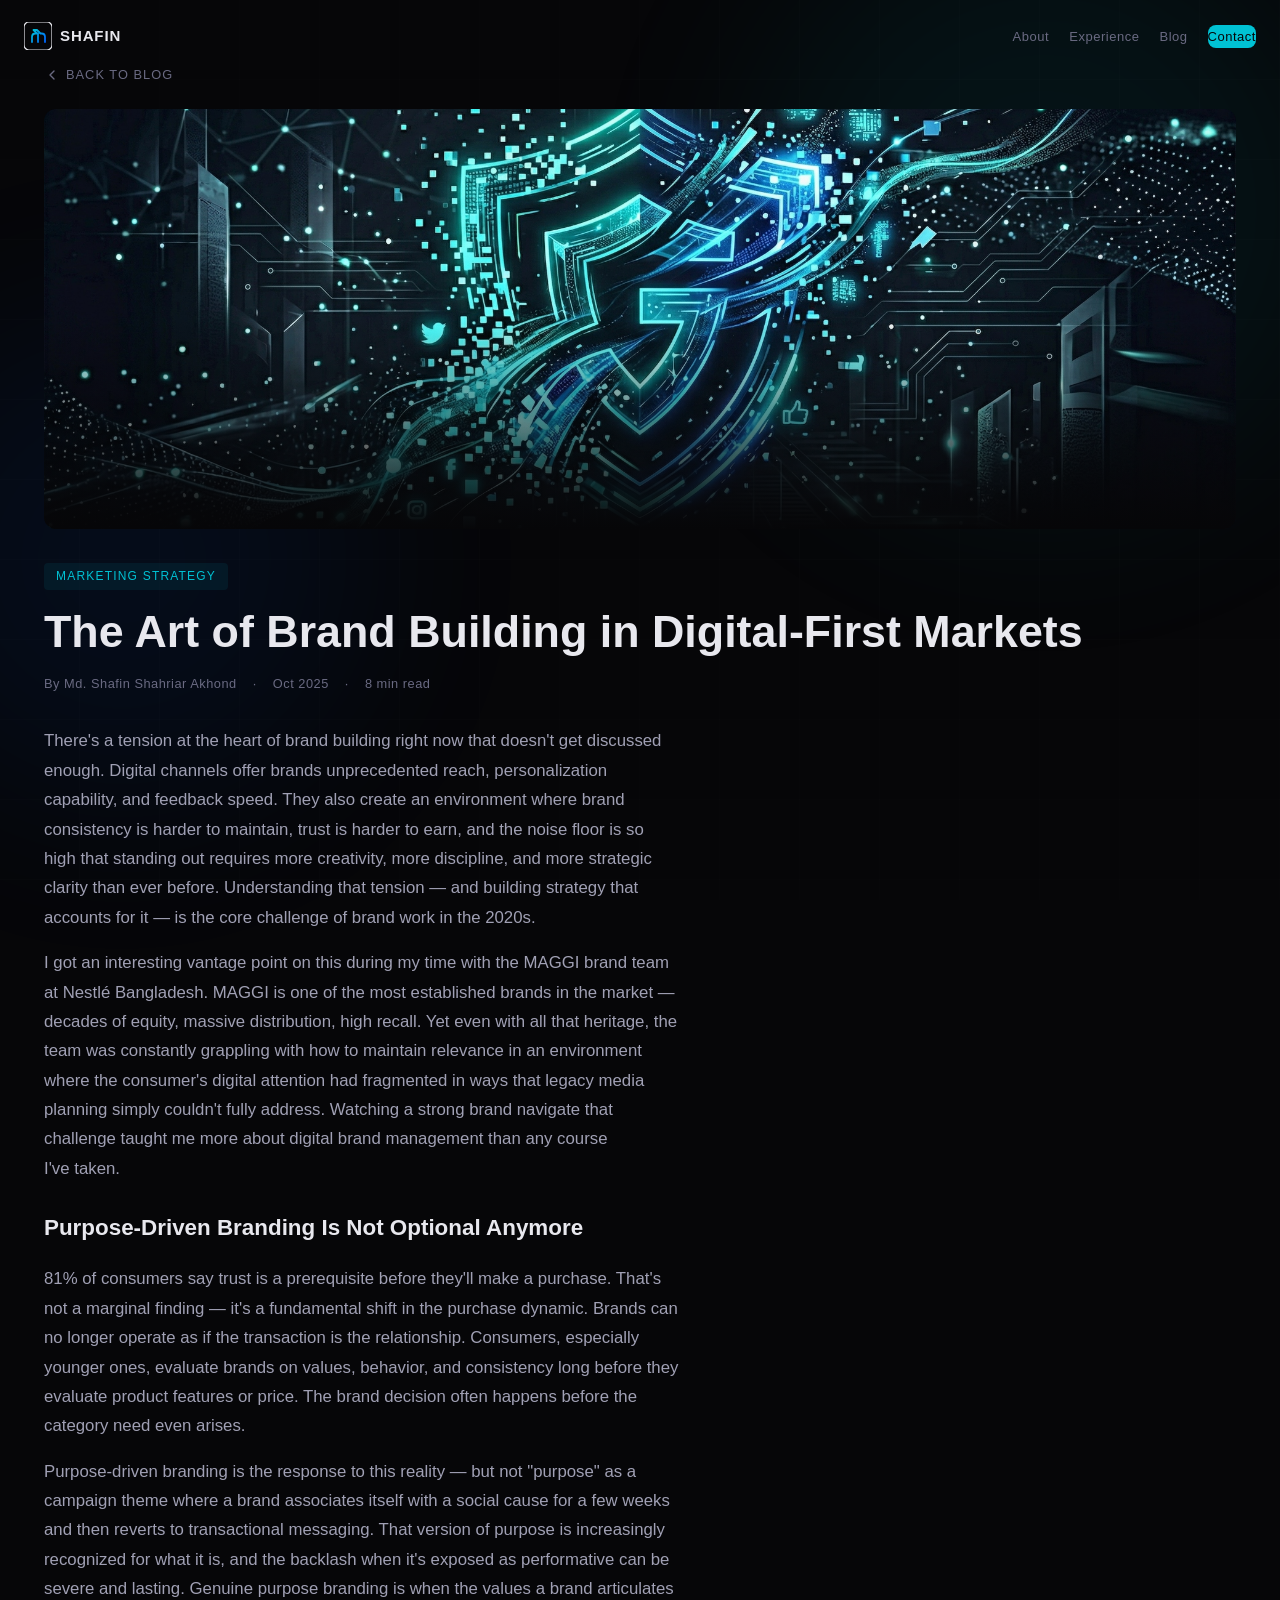
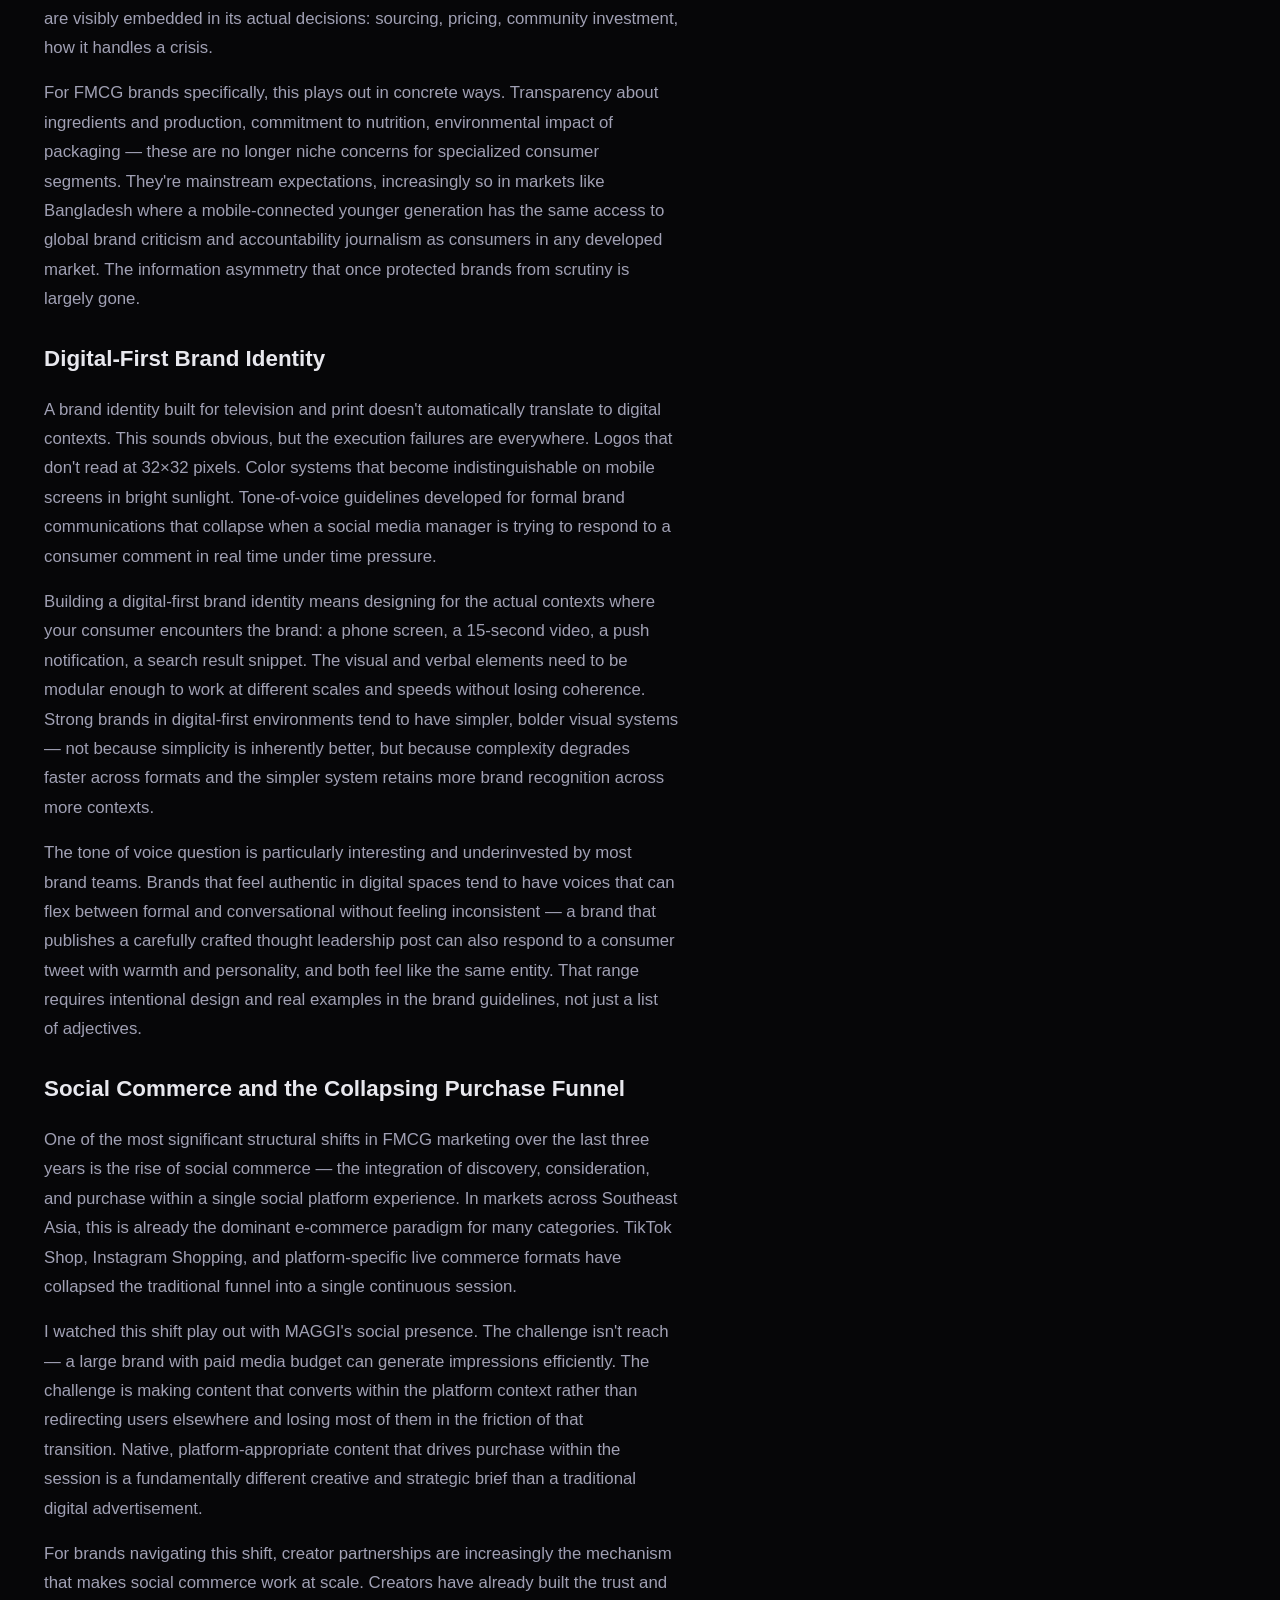
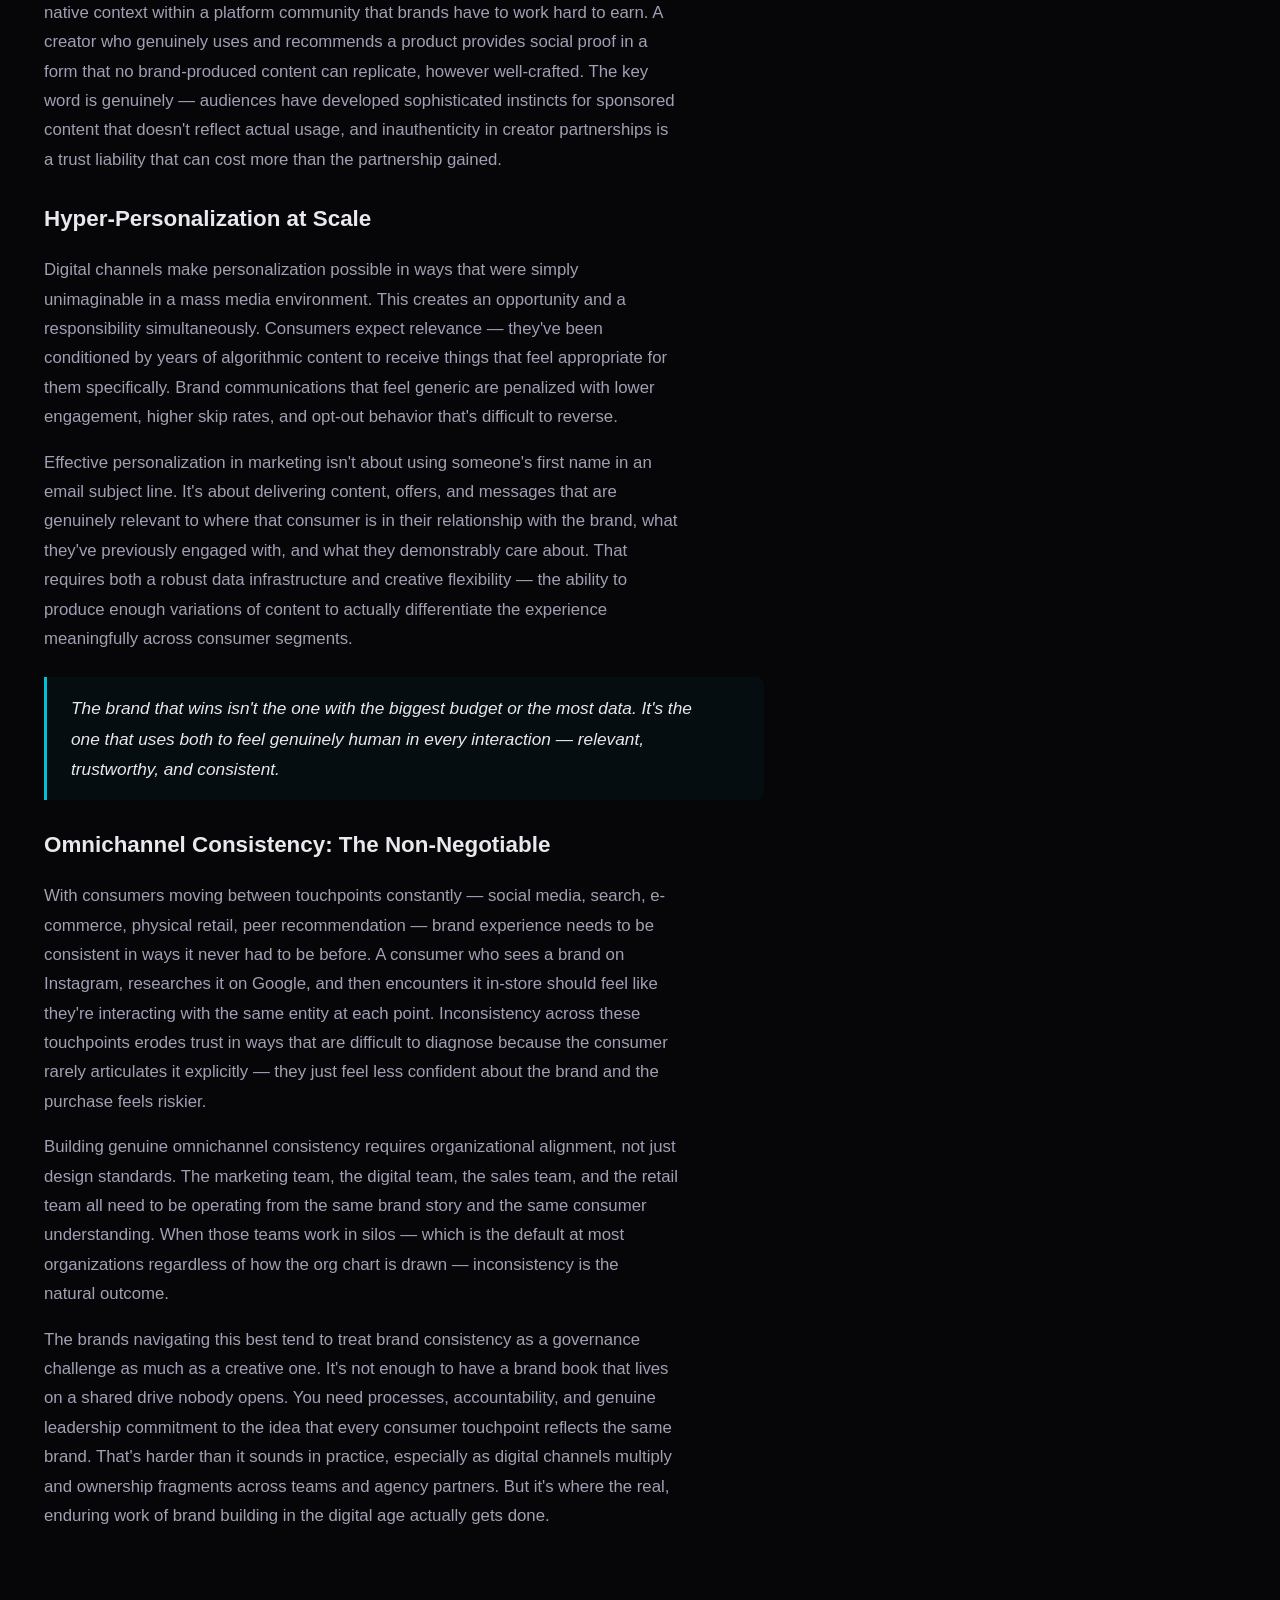
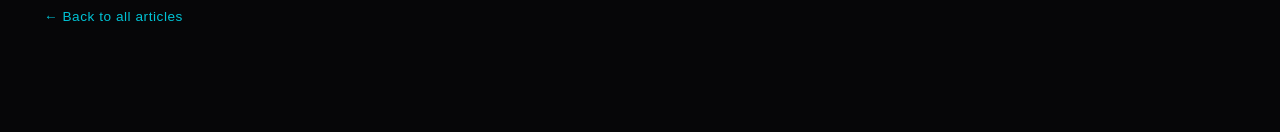
<file: articles/brand-building-digital.html>
<!DOCTYPE html>
<html lang="en">
<head>
  <meta charset="UTF-8">
  <meta name="viewport" content="width=device-width, initial-scale=1.0">
  <title>The Art of Brand Building in Digital-First Markets — Shafin Shahriar Akhond</title>
  <meta name="description" content="Brand equity used to be built over decades through mass media and retail presence. Digital has compressed that timeline and complicated it simultaneously. Brands can rise faster than ever — and collapse just as fast.">
  <link href="https://api.fontshare.com/v2/css?f[]=cabinet-grotesk@400,500,700,800&f[]=satoshi@300,400,500,600,700&display=swap" rel="stylesheet">
  <link rel="preconnect" href="https://fonts.googleapis.com"><link rel="preconnect" href="https://fonts.gstatic.com" crossorigin>
  <link href="https://fonts.googleapis.com/css2?family=JetBrains+Mono:wght@400;500;600;700&display=swap" rel="stylesheet">
  <link rel="stylesheet" href="../base.css">
  <link rel="stylesheet" href="../style.css">
  <style>
    .article-page { min-height: 100vh; padding-top: var(--s16); }
    .article-hero { position: relative; width: 100%; max-height: 420px; overflow: hidden; border-radius: 12px; margin-bottom: var(--s8); }
    .article-hero img { width: 100%; height: 420px; object-fit: cover; display: block; }
    .article-hero::after { content: ''; position: absolute; bottom: 0; left: 0; right: 0; height: 50%; background: linear-gradient(to top, var(--bg), transparent); }
    .article-back { display: inline-flex; align-items: center; gap: 6px; color: var(--tx3); font-family: var(--mono); font-size: .8rem; text-transform: uppercase; letter-spacing: .08em; text-decoration: none; margin-bottom: var(--s6); transition: color .2s; }
    .article-back:hover { color: var(--ac); }
    .article-back svg { width: 16px; height: 16px; }
    .article-cat { display: inline-block; font-family: var(--mono); font-size: .75rem; text-transform: uppercase; letter-spacing: .1em; color: var(--ac); background: rgba(0,194,212,.08); padding: 4px 12px; border-radius: 4px; margin-bottom: var(--s4); }
    .article-title { font-family: var(--display); font-size: clamp(1.8rem, 4vw, 2.8rem); font-weight: 800; line-height: 1.15; color: var(--tx1); margin-bottom: var(--s4); }
    .article-meta { display: flex; gap: var(--s4); font-family: var(--mono); font-size: .8rem; color: var(--tx3); letter-spacing: .04em; margin-bottom: var(--s8); flex-wrap: wrap; }
    .article-meta span { display: flex; align-items: center; gap: 4px; }
    .article-body { max-width: 720px; }
    .article-body p { font-family: var(--body); font-size: 1.05rem; line-height: 1.75; color: var(--tx2); margin-bottom: var(--s4); }
    .article-body h2 { font-family: var(--display); font-size: 1.4rem; font-weight: 700; color: var(--tx1); margin-top: var(--s8); margin-bottom: var(--s4); padding-bottom: var(--s2); border-bottom: 1px solid var(--bd); }
    .article-body h3 { font-family: var(--display); font-size: 1.15rem; font-weight: 600; color: var(--tx1); margin-top: var(--s6); margin-bottom: var(--s3); }
    .article-body blockquote { border-left: 3px solid var(--ac); margin: var(--s6) 0; padding: var(--s4) var(--s6); background: rgba(0,194,212,.04); border-radius: 0 8px 8px 0; }
    .article-body blockquote p { color: var(--tx1); font-style: italic; font-size: 1.08rem; margin-bottom: 0; }
    .article-body ul { margin: var(--s3) 0 var(--s4) var(--s4); list-style: none; }
    .article-body ul li { position: relative; padding-left: 20px; font-family: var(--body); font-size: 1.02rem; line-height: 1.7; color: var(--tx2); margin-bottom: var(--s2); }
    .article-body ul li::before { content: ''; position: absolute; left: 0; top: 10px; width: 8px; height: 8px; border: 1.5px solid var(--ac); border-radius: 2px; }
    .article-footer { margin-top: var(--s12); padding-top: var(--s6); border-top: 1px solid var(--bd); }
    .article-footer a { color: var(--ac); text-decoration: none; font-family: var(--mono); font-size: .85rem; letter-spacing: .04em; }
    .article-footer a:hover { text-decoration: underline; }
    @media (max-width: 768px) {
      .article-page { padding-top: var(--s12); }
      .article-hero { max-height: 240px; }
      .article-hero img { height: 240px; }
      .article-body p { font-size: 1rem; }
    }
  </style>
</head>
<body>
<div class="ambient" aria-hidden="true">
  <div class="ambient__orb ambient__orb--1"></div>
  <div class="ambient__orb ambient__orb--2"></div>
  <div class="ambient__grid"></div>
</div>

<nav class="nav" role="navigation" aria-label="Main navigation">
  <div class="nav__inner">
    <a href="../index.html#hero" class="nav__logo" aria-label="Home">
      <svg width="28" height="28" viewBox="0 0 28 28" fill="none"><rect width="28" height="28" rx="5" stroke="currentColor" stroke-width="1.2"/><path d="M8 20v-5c0-2 1.5-3.5 3.5-3.5H13l-3.5-3.5H13l3.5 3.5h1c2 0 3.5 1.5 3.5 3.5v5" stroke="url(#lg)" stroke-width="1.8" stroke-linecap="round" stroke-linejoin="round"/><path d="M14 11.5V20" stroke="url(#lg)" stroke-width="1.8" stroke-linecap="round"/><defs><linearGradient id="lg" x1="8" y1="8" x2="21" y2="20" gradientUnits="userSpaceOnUse"><stop stop-color="#00c2d4"/><stop offset="1" stop-color="#0066ff"/></linearGradient></defs></svg>
      <span>Shafin</span>
    </a>
    <ul class="nav__links" role="list">
      <li><a href="../index.html#about">About</a></li>
      <li><a href="../index.html#experience">Experience</a></li>
      <li><a href="../index.html#blog">Blog</a></li>
      <li><a href="../index.html#contact" class="nav__cta">Contact</a></li>
    </ul>
    <button class="nav__toggle" aria-label="Toggle menu" aria-expanded="false"><span></span><span></span><span></span></button>
  </div>
</nav>

<div class="page">
<section class="sec article-page">
  <div class="container">
    <a href="../index.html#blog" class="article-back"><svg xmlns="http://www.w3.org/2000/svg" width="16" height="16" viewBox="0 0 24 24" fill="none" stroke="currentColor" stroke-width="2" stroke-linecap="round" stroke-linejoin="round"><path d="m15 18-6-6 6-6"/></svg> Back to Blog</a>

    <div class="article-hero">
      <img src="../assets/blog-brand-digital.jpg" alt="The Art of Brand Building in Digital-First Markets" loading="eager">
    </div>

    <div class="article-cat">Marketing Strategy</div>
    <h1 class="article-title">The Art of Brand Building in Digital-First Markets</h1>
    <div class="article-meta">
      <span>By Md. Shafin Shahriar Akhond</span>
      <span>&middot;</span>
      <span>Oct 2025</span>
      <span>&middot;</span>
      <span>8 min read</span>
    </div>

    <div class="article-body">
      <p>There's a tension at the heart of brand building right now that doesn't get discussed enough. Digital channels offer brands unprecedented reach, personalization capability, and feedback speed. They also create an environment where brand consistency is harder to maintain, trust is harder to earn, and the noise floor is so high that standing out requires more creativity, more discipline, and more strategic clarity than ever before. Understanding that tension — and building strategy that accounts for it — is the core challenge of brand work in the 2020s.</p>
      <p>I got an interesting vantage point on this during my time with the MAGGI brand team at Nestlé Bangladesh. MAGGI is one of the most established brands in the market — decades of equity, massive distribution, high recall. Yet even with all that heritage, the team was constantly grappling with how to maintain relevance in an environment where the consumer's digital attention had fragmented in ways that legacy media planning simply couldn't fully address. Watching a strong brand navigate that challenge taught me more about digital brand management than any course I've taken.</p>
      <h2>Purpose-Driven Branding Is Not Optional Anymore</h2>
      <p>81% of consumers say trust is a prerequisite before they'll make a purchase. That's not a marginal finding — it's a fundamental shift in the purchase dynamic. Brands can no longer operate as if the transaction is the relationship. Consumers, especially younger ones, evaluate brands on values, behavior, and consistency long before they evaluate product features or price. The brand decision often happens before the category need even arises.</p>
      <p>Purpose-driven branding is the response to this reality — but not "purpose" as a campaign theme where a brand associates itself with a social cause for a few weeks and then reverts to transactional messaging. That version of purpose is increasingly recognized for what it is, and the backlash when it's exposed as performative can be severe and lasting. Genuine purpose branding is when the values a brand articulates are visibly embedded in its actual decisions: sourcing, pricing, community investment, how it handles a crisis.</p>
      <p>For FMCG brands specifically, this plays out in concrete ways. Transparency about ingredients and production, commitment to nutrition, environmental impact of packaging — these are no longer niche concerns for specialized consumer segments. They're mainstream expectations, increasingly so in markets like Bangladesh where a mobile-connected younger generation has the same access to global brand criticism and accountability journalism as consumers in any developed market. The information asymmetry that once protected brands from scrutiny is largely gone.</p>
      <h2>Digital-First Brand Identity</h2>
      <p>A brand identity built for television and print doesn't automatically translate to digital contexts. This sounds obvious, but the execution failures are everywhere. Logos that don't read at 32×32 pixels. Color systems that become indistinguishable on mobile screens in bright sunlight. Tone-of-voice guidelines developed for formal brand communications that collapse when a social media manager is trying to respond to a consumer comment in real time under time pressure.</p>
      <p>Building a digital-first brand identity means designing for the actual contexts where your consumer encounters the brand: a phone screen, a 15-second video, a push notification, a search result snippet. The visual and verbal elements need to be modular enough to work at different scales and speeds without losing coherence. Strong brands in digital-first environments tend to have simpler, bolder visual systems — not because simplicity is inherently better, but because complexity degrades faster across formats and the simpler system retains more brand recognition across more contexts.</p>
      <p>The tone of voice question is particularly interesting and underinvested by most brand teams. Brands that feel authentic in digital spaces tend to have voices that can flex between formal and conversational without feeling inconsistent — a brand that publishes a carefully crafted thought leadership post can also respond to a consumer tweet with warmth and personality, and both feel like the same entity. That range requires intentional design and real examples in the brand guidelines, not just a list of adjectives.</p>
      <h2>Social Commerce and the Collapsing Purchase Funnel</h2>
      <p>One of the most significant structural shifts in FMCG marketing over the last three years is the rise of social commerce — the integration of discovery, consideration, and purchase within a single social platform experience. In markets across Southeast Asia, this is already the dominant e-commerce paradigm for many categories. TikTok Shop, Instagram Shopping, and platform-specific live commerce formats have collapsed the traditional funnel into a single continuous session.</p>
      <p>I watched this shift play out with MAGGI's social presence. The challenge isn't reach — a large brand with paid media budget can generate impressions efficiently. The challenge is making content that converts within the platform context rather than redirecting users elsewhere and losing most of them in the friction of that transition. Native, platform-appropriate content that drives purchase within the session is a fundamentally different creative and strategic brief than a traditional digital advertisement.</p>
      <p>For brands navigating this shift, creator partnerships are increasingly the mechanism that makes social commerce work at scale. Creators have already built the trust and native context within a platform community that brands have to work hard to earn. A creator who genuinely uses and recommends a product provides social proof in a form that no brand-produced content can replicate, however well-crafted. The key word is genuinely — audiences have developed sophisticated instincts for sponsored content that doesn't reflect actual usage, and inauthenticity in creator partnerships is a trust liability that can cost more than the partnership gained.</p>
      <h2>Hyper-Personalization at Scale</h2>
      <p>Digital channels make personalization possible in ways that were simply unimaginable in a mass media environment. This creates an opportunity and a responsibility simultaneously. Consumers expect relevance — they've been conditioned by years of algorithmic content to receive things that feel appropriate for them specifically. Brand communications that feel generic are penalized with lower engagement, higher skip rates, and opt-out behavior that's difficult to reverse.</p>
      <p>Effective personalization in marketing isn't about using someone's first name in an email subject line. It's about delivering content, offers, and messages that are genuinely relevant to where that consumer is in their relationship with the brand, what they've previously engaged with, and what they demonstrably care about. That requires both a robust data infrastructure and creative flexibility — the ability to produce enough variations of content to actually differentiate the experience meaningfully across consumer segments.</p>
      <blockquote><p>The brand that wins isn't the one with the biggest budget or the most data. It's the one that uses both to feel genuinely human in every interaction — relevant, trustworthy, and consistent.</p></blockquote>
      <h2>Omnichannel Consistency: The Non-Negotiable</h2>
      <p>With consumers moving between touchpoints constantly — social media, search, e-commerce, physical retail, peer recommendation — brand experience needs to be consistent in ways it never had to be before. A consumer who sees a brand on Instagram, researches it on Google, and then encounters it in-store should feel like they're interacting with the same entity at each point. Inconsistency across these touchpoints erodes trust in ways that are difficult to diagnose because the consumer rarely articulates it explicitly — they just feel less confident about the brand and the purchase feels riskier.</p>
      <p>Building genuine omnichannel consistency requires organizational alignment, not just design standards. The marketing team, the digital team, the sales team, and the retail team all need to be operating from the same brand story and the same consumer understanding. When those teams work in silos — which is the default at most organizations regardless of how the org chart is drawn — inconsistency is the natural outcome.</p>
      <p>The brands navigating this best tend to treat brand consistency as a governance challenge as much as a creative one. It's not enough to have a brand book that lives on a shared drive nobody opens. You need processes, accountability, and genuine leadership commitment to the idea that every consumer touchpoint reflects the same brand. That's harder than it sounds in practice, especially as digital channels multiply and ownership fragments across teams and agency partners. But it's where the real, enduring work of brand building in the digital age actually gets done.</p>
    </div>

    <div class="article-footer">
      <a href="../index.html#blog">&larr; Back to all articles</a>
    </div>
  </div>
</section>
</div>

<script>
  // Minimal nav toggle for article pages
  const navToggle = document.querySelector('.nav__toggle');
  const navLinks = document.querySelector('.nav__links');
  if (navToggle && navLinks) {
    navToggle.addEventListener('click', () => {
      const isOpen = navLinks.classList.toggle('open');
      navToggle.classList.toggle('active');
      navToggle.setAttribute('aria-expanded', isOpen);
      document.body.style.overflow = isOpen ? 'hidden' : '';
    });
    navLinks.querySelectorAll('a').forEach(link => {
      link.addEventListener('click', () => {
        navLinks.classList.remove('open');
        navToggle.classList.remove('active');
        document.body.style.overflow = '';
      });
    });
  }
  // Scroll nav
  const nav = document.querySelector('.nav');
  window.addEventListener('scroll', () => {
    nav.classList.toggle('nav--scrolled', scrollY > 60);
  }, { passive: true });
</script>
<script data-pplx-inline-edit>
(function(){
  if(window===window.top)return;
  function inlineAll(orig,clone){
    if(orig.nodeType!==1)return;
    try{
      var cs=getComputedStyle(orig);
      var t='';
      for(var i=0;i<cs.length;i++){t+=cs[i]+':'+cs.getPropertyValue(cs[i])+';';}
      clone.style.cssText=t;
    }catch(e){}
    var oc=orig.children,cc=clone.children;
    for(var j=0;j<oc.length&&j<cc.length;j++){inlineAll(oc[j],cc[j]);}
  }
  function stripExternal(clone){
    var imgs=clone.querySelectorAll('img');
    for(var i=0;i<imgs.length;i++){
      var s=imgs[i].getAttribute('src');
      if(s&&!s.startsWith('data:'))imgs[i].removeAttribute('src');
    }
    var all=clone.querySelectorAll('*');
    for(var i=0;i<all.length;i++){
      var st=all[i].style.cssText;
      if(st&&st.indexOf('url(')>=0){
        all[i].style.cssText=st.replace(/url\(["']?(?!data:)[^)"']*["']?\)/gi,'none');
      }
    }
  }
  window.addEventListener('message',function(e){
    if(!e.data||e.data.type!=='INLINE_EDIT_CAPTURE_REQUEST')return;
    var scrollX=window.scrollX||window.pageXOffset||0;
    var scrollY=window.scrollY||window.pageYOffset||0;
    var w=window.innerWidth,h=window.innerHeight;
    try{
      var clone=document.documentElement.cloneNode(true);
      var rm=clone.querySelectorAll('script,link[rel="stylesheet"],style');
      for(var i=0;i<rm.length;i++){rm[i].remove();}
      inlineAll(document.documentElement,clone);
      stripExternal(clone);
      var html=new XMLSerializer().serializeToString(clone);
      var svg='<svg xmlns="http://www.w3.org/2000/svg" width="'+w+'" height="'+h+'">'
        +'<foreignObject width="100%" height="100%">'
        +'<div xmlns="http://www.w3.org/1999/xhtml" style="width:'+w+'px;height:'+h+'px;overflow:hidden">'
        +'<div style="transform:translate(-'+scrollX+'px,-'+scrollY+'px);transform-origin:top left">'
        +html+'</div></div></foreignObject></svg>';
      var svgUrl='data:image/svg+xml;charset=utf-8,'+encodeURIComponent(svg);
      var img=new Image();
      img.onload=function(){
        var c=document.createElement('canvas');c.width=w;c.height=h;
        c.getContext('2d').drawImage(img,0,0);
        window.parent.postMessage({type:'INLINE_EDIT_SCREENSHOT_RESULT',dataUrl:c.toDataURL('image/png'),scrollX:scrollX,scrollY:scrollY},'*');
      };
      img.onerror=function(){
        window.parent.postMessage({type:'INLINE_EDIT_SCREENSHOT_RESULT',dataUrl:null,scrollX:scrollX,scrollY:scrollY},'*');
      };
      img.src=svgUrl;
    }catch(err){
      window.parent.postMessage({type:'INLINE_EDIT_SCREENSHOT_RESULT',dataUrl:null,scrollX:scrollX,scrollY:scrollY},'*');
    }
  });
})();
</script></body>
</html>
</file>
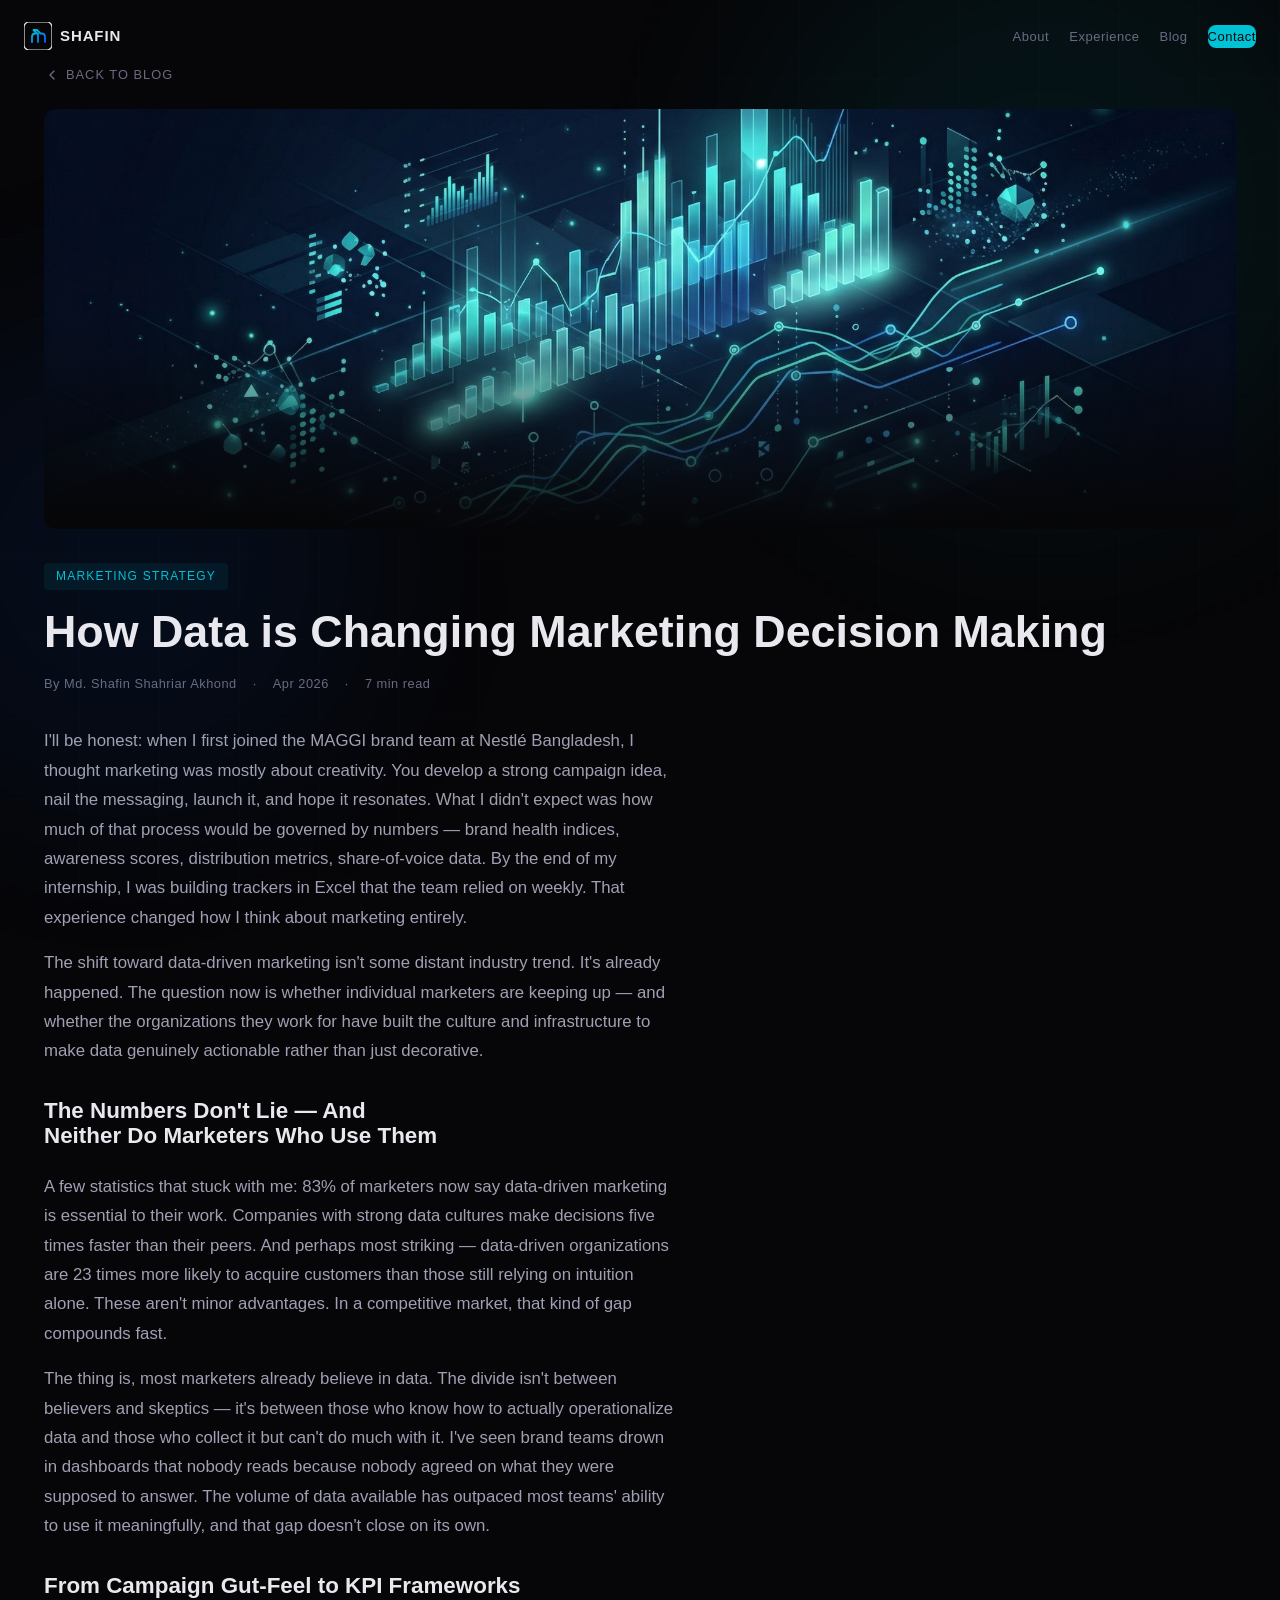
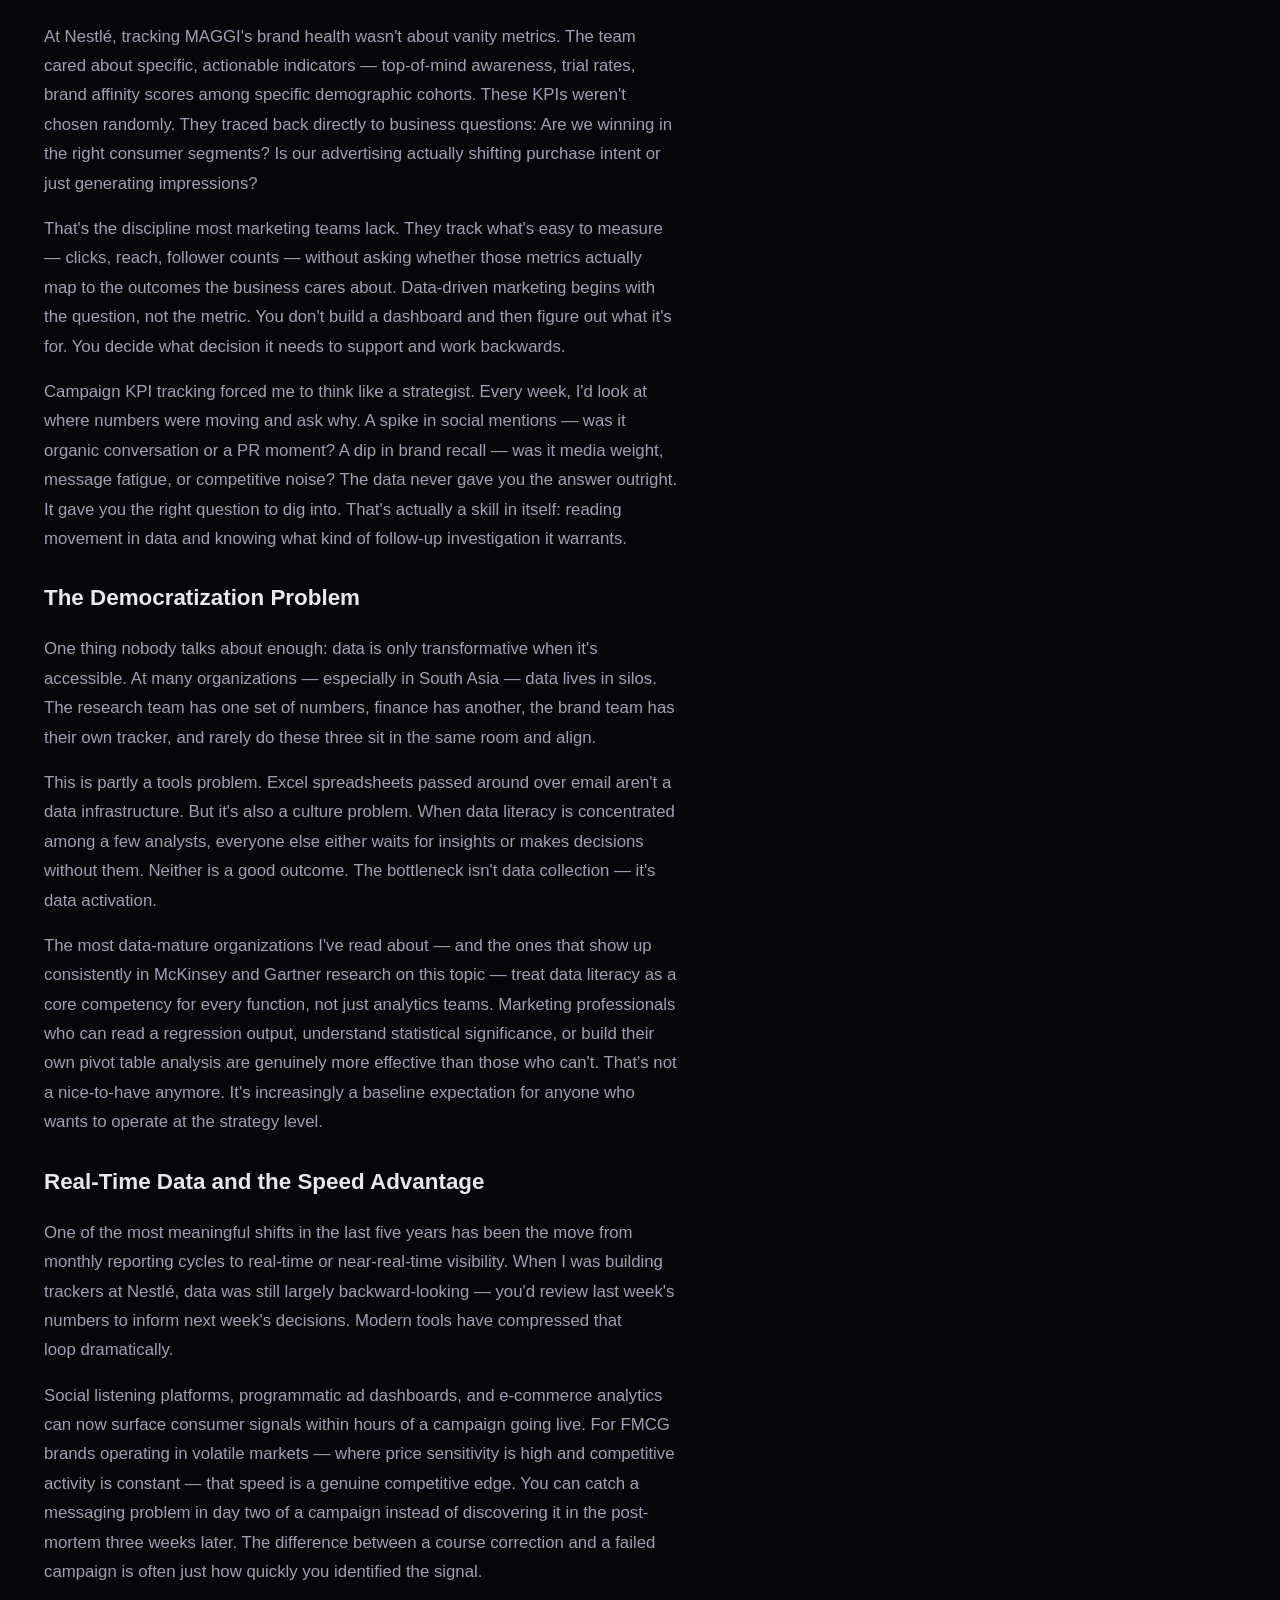
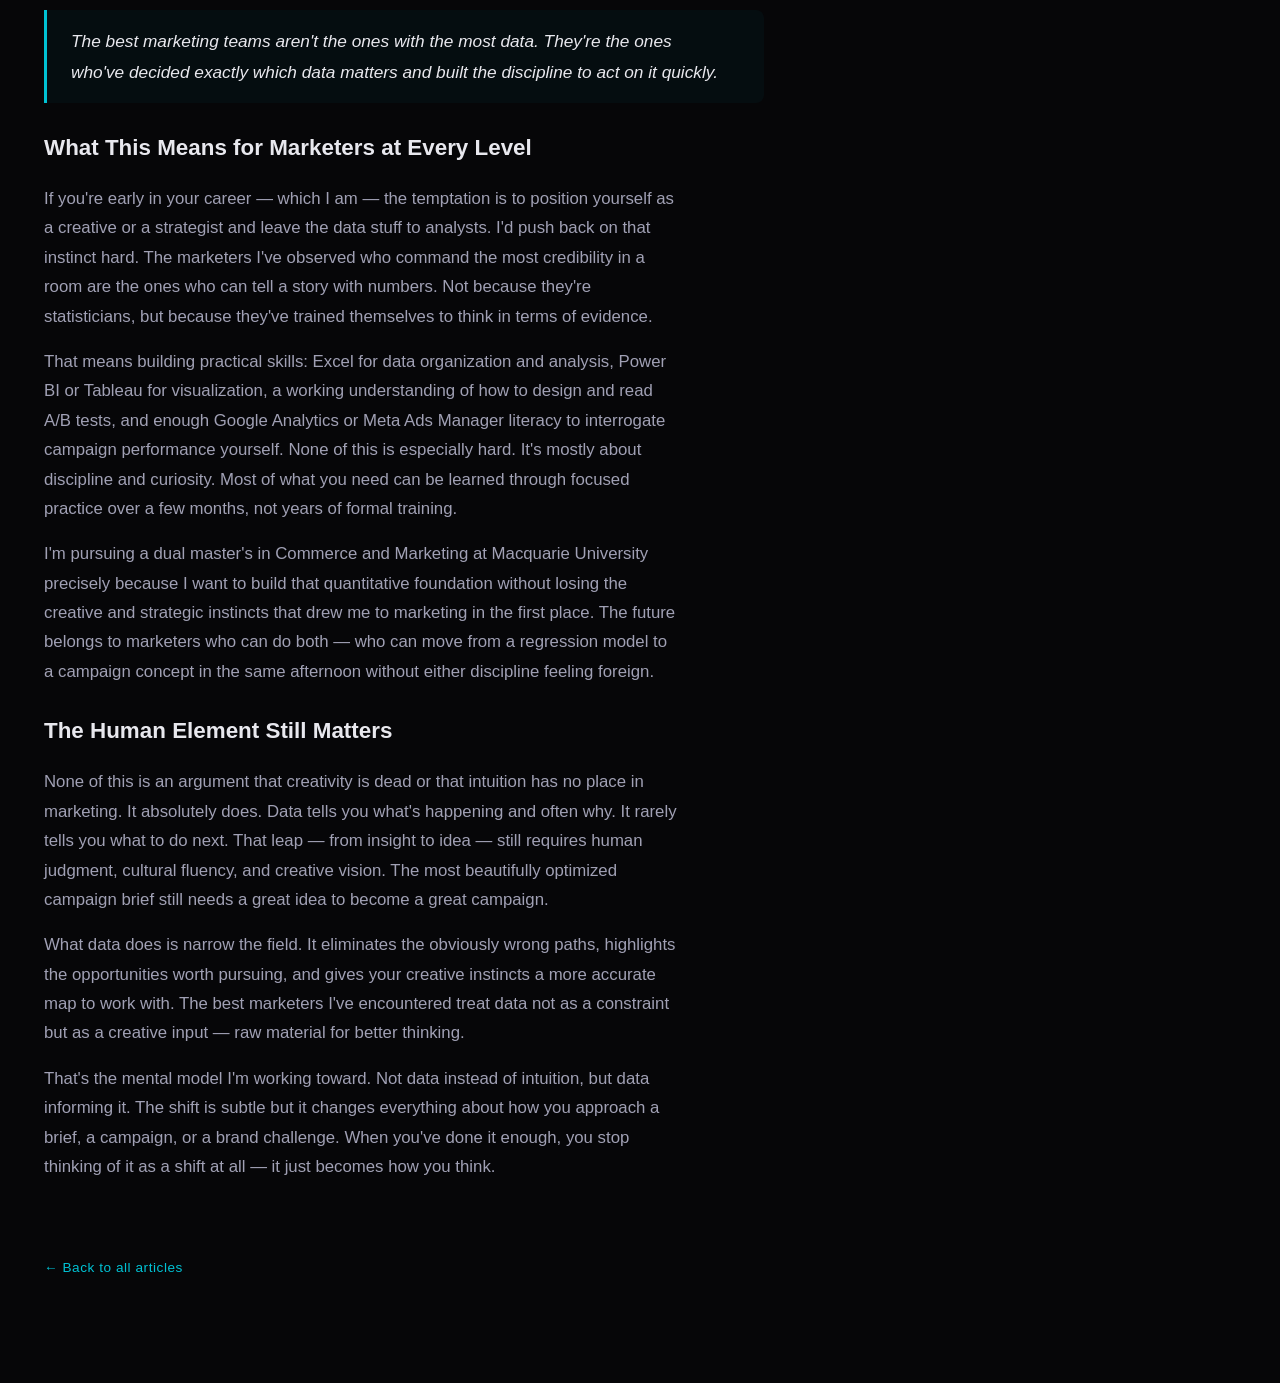
<file: articles/data-changing-marketing.html>
<!DOCTYPE html>
<html lang="en">
<head>
  <meta charset="UTF-8">
  <meta name="viewport" content="width=device-width, initial-scale=1.0">
  <title>How Data is Changing Marketing Decision Making — Shafin Shahriar Akhond</title>
  <meta name="description" content="Marketing used to run on gut feel, relationships, and a good story. That's changing fast. Data analytics isn't just a nice-to-have anymore — it's the foundation of every decision worth making.">
  <link href="https://api.fontshare.com/v2/css?f[]=cabinet-grotesk@400,500,700,800&f[]=satoshi@300,400,500,600,700&display=swap" rel="stylesheet">
  <link rel="preconnect" href="https://fonts.googleapis.com"><link rel="preconnect" href="https://fonts.gstatic.com" crossorigin>
  <link href="https://fonts.googleapis.com/css2?family=JetBrains+Mono:wght@400;500;600;700&display=swap" rel="stylesheet">
  <link rel="stylesheet" href="../base.css">
  <link rel="stylesheet" href="../style.css">
  <style>
    .article-page { min-height: 100vh; padding-top: var(--s16); }
    .article-hero { position: relative; width: 100%; max-height: 420px; overflow: hidden; border-radius: 12px; margin-bottom: var(--s8); }
    .article-hero img { width: 100%; height: 420px; object-fit: cover; display: block; }
    .article-hero::after { content: ''; position: absolute; bottom: 0; left: 0; right: 0; height: 50%; background: linear-gradient(to top, var(--bg), transparent); }
    .article-back { display: inline-flex; align-items: center; gap: 6px; color: var(--tx3); font-family: var(--mono); font-size: .8rem; text-transform: uppercase; letter-spacing: .08em; text-decoration: none; margin-bottom: var(--s6); transition: color .2s; }
    .article-back:hover { color: var(--ac); }
    .article-back svg { width: 16px; height: 16px; }
    .article-cat { display: inline-block; font-family: var(--mono); font-size: .75rem; text-transform: uppercase; letter-spacing: .1em; color: var(--ac); background: rgba(0,194,212,.08); padding: 4px 12px; border-radius: 4px; margin-bottom: var(--s4); }
    .article-title { font-family: var(--display); font-size: clamp(1.8rem, 4vw, 2.8rem); font-weight: 800; line-height: 1.15; color: var(--tx1); margin-bottom: var(--s4); }
    .article-meta { display: flex; gap: var(--s4); font-family: var(--mono); font-size: .8rem; color: var(--tx3); letter-spacing: .04em; margin-bottom: var(--s8); flex-wrap: wrap; }
    .article-meta span { display: flex; align-items: center; gap: 4px; }
    .article-body { max-width: 720px; }
    .article-body p { font-family: var(--body); font-size: 1.05rem; line-height: 1.75; color: var(--tx2); margin-bottom: var(--s4); }
    .article-body h2 { font-family: var(--display); font-size: 1.4rem; font-weight: 700; color: var(--tx1); margin-top: var(--s8); margin-bottom: var(--s4); padding-bottom: var(--s2); border-bottom: 1px solid var(--bd); }
    .article-body h3 { font-family: var(--display); font-size: 1.15rem; font-weight: 600; color: var(--tx1); margin-top: var(--s6); margin-bottom: var(--s3); }
    .article-body blockquote { border-left: 3px solid var(--ac); margin: var(--s6) 0; padding: var(--s4) var(--s6); background: rgba(0,194,212,.04); border-radius: 0 8px 8px 0; }
    .article-body blockquote p { color: var(--tx1); font-style: italic; font-size: 1.08rem; margin-bottom: 0; }
    .article-body ul { margin: var(--s3) 0 var(--s4) var(--s4); list-style: none; }
    .article-body ul li { position: relative; padding-left: 20px; font-family: var(--body); font-size: 1.02rem; line-height: 1.7; color: var(--tx2); margin-bottom: var(--s2); }
    .article-body ul li::before { content: ''; position: absolute; left: 0; top: 10px; width: 8px; height: 8px; border: 1.5px solid var(--ac); border-radius: 2px; }
    .article-footer { margin-top: var(--s12); padding-top: var(--s6); border-top: 1px solid var(--bd); }
    .article-footer a { color: var(--ac); text-decoration: none; font-family: var(--mono); font-size: .85rem; letter-spacing: .04em; }
    .article-footer a:hover { text-decoration: underline; }
    @media (max-width: 768px) {
      .article-page { padding-top: var(--s12); }
      .article-hero { max-height: 240px; }
      .article-hero img { height: 240px; }
      .article-body p { font-size: 1rem; }
    }
  </style>
</head>
<body>
<div class="ambient" aria-hidden="true">
  <div class="ambient__orb ambient__orb--1"></div>
  <div class="ambient__orb ambient__orb--2"></div>
  <div class="ambient__grid"></div>
</div>

<nav class="nav" role="navigation" aria-label="Main navigation">
  <div class="nav__inner">
    <a href="../index.html#hero" class="nav__logo" aria-label="Home">
      <svg width="28" height="28" viewBox="0 0 28 28" fill="none"><rect width="28" height="28" rx="5" stroke="currentColor" stroke-width="1.2"/><path d="M8 20v-5c0-2 1.5-3.5 3.5-3.5H13l-3.5-3.5H13l3.5 3.5h1c2 0 3.5 1.5 3.5 3.5v5" stroke="url(#lg)" stroke-width="1.8" stroke-linecap="round" stroke-linejoin="round"/><path d="M14 11.5V20" stroke="url(#lg)" stroke-width="1.8" stroke-linecap="round"/><defs><linearGradient id="lg" x1="8" y1="8" x2="21" y2="20" gradientUnits="userSpaceOnUse"><stop stop-color="#00c2d4"/><stop offset="1" stop-color="#0066ff"/></linearGradient></defs></svg>
      <span>Shafin</span>
    </a>
    <ul class="nav__links" role="list">
      <li><a href="../index.html#about">About</a></li>
      <li><a href="../index.html#experience">Experience</a></li>
      <li><a href="../index.html#blog">Blog</a></li>
      <li><a href="../index.html#contact" class="nav__cta">Contact</a></li>
    </ul>
    <button class="nav__toggle" aria-label="Toggle menu" aria-expanded="false"><span></span><span></span><span></span></button>
  </div>
</nav>

<div class="page">
<section class="sec article-page">
  <div class="container">
    <a href="../index.html#blog" class="article-back"><svg xmlns="http://www.w3.org/2000/svg" width="16" height="16" viewBox="0 0 24 24" fill="none" stroke="currentColor" stroke-width="2" stroke-linecap="round" stroke-linejoin="round"><path d="m15 18-6-6 6-6"/></svg> Back to Blog</a>

    <div class="article-hero">
      <img src="../assets/blog-data-marketing.jpg" alt="How Data is Changing Marketing Decision Making" loading="eager">
    </div>

    <div class="article-cat">Marketing Strategy</div>
    <h1 class="article-title">How Data is Changing Marketing Decision Making</h1>
    <div class="article-meta">
      <span>By Md. Shafin Shahriar Akhond</span>
      <span>&middot;</span>
      <span>Apr 2026</span>
      <span>&middot;</span>
      <span>7 min read</span>
    </div>

    <div class="article-body">
      <p>I'll be honest: when I first joined the MAGGI brand team at Nestlé Bangladesh, I thought marketing was mostly about creativity. You develop a strong campaign idea, nail the messaging, launch it, and hope it resonates. What I didn't expect was how much of that process would be governed by numbers — brand health indices, awareness scores, distribution metrics, share-of-voice data. By the end of my internship, I was building trackers in Excel that the team relied on weekly. That experience changed how I think about marketing entirely.</p>
      <p>The shift toward data-driven marketing isn't some distant industry trend. It's already happened. The question now is whether individual marketers are keeping up — and whether the organizations they work for have built the culture and infrastructure to make data genuinely actionable rather than just decorative.</p>
      <h2>The Numbers Don't Lie — And Neither Do Marketers Who Use Them</h2>
      <p>A few statistics that stuck with me: 83% of marketers now say data-driven marketing is essential to their work. Companies with strong data cultures make decisions five times faster than their peers. And perhaps most striking — data-driven organizations are 23 times more likely to acquire customers than those still relying on intuition alone. These aren't minor advantages. In a competitive market, that kind of gap compounds fast.</p>
      <p>The thing is, most marketers already believe in data. The divide isn't between believers and skeptics — it's between those who know how to actually operationalize data and those who collect it but can't do much with it. I've seen brand teams drown in dashboards that nobody reads because nobody agreed on what they were supposed to answer. The volume of data available has outpaced most teams' ability to use it meaningfully, and that gap doesn't close on its own.</p>
      <h2>From Campaign Gut-Feel to KPI Frameworks</h2>
      <p>At Nestlé, tracking MAGGI's brand health wasn't about vanity metrics. The team cared about specific, actionable indicators — top-of-mind awareness, trial rates, brand affinity scores among specific demographic cohorts. These KPIs weren't chosen randomly. They traced back directly to business questions: Are we winning in the right consumer segments? Is our advertising actually shifting purchase intent or just generating impressions?</p>
      <p>That's the discipline most marketing teams lack. They track what's easy to measure — clicks, reach, follower counts — without asking whether those metrics actually map to the outcomes the business cares about. Data-driven marketing begins with the question, not the metric. You don't build a dashboard and then figure out what it's for. You decide what decision it needs to support and work backwards.</p>
      <p>Campaign KPI tracking forced me to think like a strategist. Every week, I'd look at where numbers were moving and ask why. A spike in social mentions — was it organic conversation or a PR moment? A dip in brand recall — was it media weight, message fatigue, or competitive noise? The data never gave you the answer outright. It gave you the right question to dig into. That's actually a skill in itself: reading movement in data and knowing what kind of follow-up investigation it warrants.</p>
      <h2>The Democratization Problem</h2>
      <p>One thing nobody talks about enough: data is only transformative when it's accessible. At many organizations — especially in South Asia — data lives in silos. The research team has one set of numbers, finance has another, the brand team has their own tracker, and rarely do these three sit in the same room and align.</p>
      <p>This is partly a tools problem. Excel spreadsheets passed around over email aren't a data infrastructure. But it's also a culture problem. When data literacy is concentrated among a few analysts, everyone else either waits for insights or makes decisions without them. Neither is a good outcome. The bottleneck isn't data collection — it's data activation.</p>
      <p>The most data-mature organizations I've read about — and the ones that show up consistently in McKinsey and Gartner research on this topic — treat data literacy as a core competency for every function, not just analytics teams. Marketing professionals who can read a regression output, understand statistical significance, or build their own pivot table analysis are genuinely more effective than those who can't. That's not a nice-to-have anymore. It's increasingly a baseline expectation for anyone who wants to operate at the strategy level.</p>
      <h2>Real-Time Data and the Speed Advantage</h2>
      <p>One of the most meaningful shifts in the last five years has been the move from monthly reporting cycles to real-time or near-real-time visibility. When I was building trackers at Nestlé, data was still largely backward-looking — you'd review last week's numbers to inform next week's decisions. Modern tools have compressed that loop dramatically.</p>
      <p>Social listening platforms, programmatic ad dashboards, and e-commerce analytics can now surface consumer signals within hours of a campaign going live. For FMCG brands operating in volatile markets — where price sensitivity is high and competitive activity is constant — that speed is a genuine competitive edge. You can catch a messaging problem in day two of a campaign instead of discovering it in the post-mortem three weeks later. The difference between a course correction and a failed campaign is often just how quickly you identified the signal.</p>
      <blockquote><p>The best marketing teams aren't the ones with the most data. They're the ones who've decided exactly which data matters and built the discipline to act on it quickly.</p></blockquote>
      <h2>What This Means for Marketers at Every Level</h2>
      <p>If you're early in your career — which I am — the temptation is to position yourself as a creative or a strategist and leave the data stuff to analysts. I'd push back on that instinct hard. The marketers I've observed who command the most credibility in a room are the ones who can tell a story with numbers. Not because they're statisticians, but because they've trained themselves to think in terms of evidence.</p>
      <p>That means building practical skills: Excel for data organization and analysis, Power BI or Tableau for visualization, a working understanding of how to design and read A/B tests, and enough Google Analytics or Meta Ads Manager literacy to interrogate campaign performance yourself. None of this is especially hard. It's mostly about discipline and curiosity. Most of what you need can be learned through focused practice over a few months, not years of formal training.</p>
      <p>I'm pursuing a dual master's in Commerce and Marketing at Macquarie University precisely because I want to build that quantitative foundation without losing the creative and strategic instincts that drew me to marketing in the first place. The future belongs to marketers who can do both — who can move from a regression model to a campaign concept in the same afternoon without either discipline feeling foreign.</p>
      <h2>The Human Element Still Matters</h2>
      <p>None of this is an argument that creativity is dead or that intuition has no place in marketing. It absolutely does. Data tells you what's happening and often why. It rarely tells you what to do next. That leap — from insight to idea — still requires human judgment, cultural fluency, and creative vision. The most beautifully optimized campaign brief still needs a great idea to become a great campaign.</p>
      <p>What data does is narrow the field. It eliminates the obviously wrong paths, highlights the opportunities worth pursuing, and gives your creative instincts a more accurate map to work with. The best marketers I've encountered treat data not as a constraint but as a creative input — raw material for better thinking.</p>
      <p>That's the mental model I'm working toward. Not data instead of intuition, but data informing it. The shift is subtle but it changes everything about how you approach a brief, a campaign, or a brand challenge. When you've done it enough, you stop thinking of it as a shift at all — it just becomes how you think.</p>
    </div>

    <div class="article-footer">
      <a href="../index.html#blog">&larr; Back to all articles</a>
    </div>
  </div>
</section>
</div>

<script>
  // Minimal nav toggle for article pages
  const navToggle = document.querySelector('.nav__toggle');
  const navLinks = document.querySelector('.nav__links');
  if (navToggle && navLinks) {
    navToggle.addEventListener('click', () => {
      const isOpen = navLinks.classList.toggle('open');
      navToggle.classList.toggle('active');
      navToggle.setAttribute('aria-expanded', isOpen);
      document.body.style.overflow = isOpen ? 'hidden' : '';
    });
    navLinks.querySelectorAll('a').forEach(link => {
      link.addEventListener('click', () => {
        navLinks.classList.remove('open');
        navToggle.classList.remove('active');
        document.body.style.overflow = '';
      });
    });
  }
  // Scroll nav
  const nav = document.querySelector('.nav');
  window.addEventListener('scroll', () => {
    nav.classList.toggle('nav--scrolled', scrollY > 60);
  }, { passive: true });
</script>
<script data-pplx-inline-edit>
(function(){
  if(window===window.top)return;
  function inlineAll(orig,clone){
    if(orig.nodeType!==1)return;
    try{
      var cs=getComputedStyle(orig);
      var t='';
      for(var i=0;i<cs.length;i++){t+=cs[i]+':'+cs.getPropertyValue(cs[i])+';';}
      clone.style.cssText=t;
    }catch(e){}
    var oc=orig.children,cc=clone.children;
    for(var j=0;j<oc.length&&j<cc.length;j++){inlineAll(oc[j],cc[j]);}
  }
  function stripExternal(clone){
    var imgs=clone.querySelectorAll('img');
    for(var i=0;i<imgs.length;i++){
      var s=imgs[i].getAttribute('src');
      if(s&&!s.startsWith('data:'))imgs[i].removeAttribute('src');
    }
    var all=clone.querySelectorAll('*');
    for(var i=0;i<all.length;i++){
      var st=all[i].style.cssText;
      if(st&&st.indexOf('url(')>=0){
        all[i].style.cssText=st.replace(/url\(["']?(?!data:)[^)"']*["']?\)/gi,'none');
      }
    }
  }
  window.addEventListener('message',function(e){
    if(!e.data||e.data.type!=='INLINE_EDIT_CAPTURE_REQUEST')return;
    var scrollX=window.scrollX||window.pageXOffset||0;
    var scrollY=window.scrollY||window.pageYOffset||0;
    var w=window.innerWidth,h=window.innerHeight;
    try{
      var clone=document.documentElement.cloneNode(true);
      var rm=clone.querySelectorAll('script,link[rel="stylesheet"],style');
      for(var i=0;i<rm.length;i++){rm[i].remove();}
      inlineAll(document.documentElement,clone);
      stripExternal(clone);
      var html=new XMLSerializer().serializeToString(clone);
      var svg='<svg xmlns="http://www.w3.org/2000/svg" width="'+w+'" height="'+h+'">'
        +'<foreignObject width="100%" height="100%">'
        +'<div xmlns="http://www.w3.org/1999/xhtml" style="width:'+w+'px;height:'+h+'px;overflow:hidden">'
        +'<div style="transform:translate(-'+scrollX+'px,-'+scrollY+'px);transform-origin:top left">'
        +html+'</div></div></foreignObject></svg>';
      var svgUrl='data:image/svg+xml;charset=utf-8,'+encodeURIComponent(svg);
      var img=new Image();
      img.onload=function(){
        var c=document.createElement('canvas');c.width=w;c.height=h;
        c.getContext('2d').drawImage(img,0,0);
        window.parent.postMessage({type:'INLINE_EDIT_SCREENSHOT_RESULT',dataUrl:c.toDataURL('image/png'),scrollX:scrollX,scrollY:scrollY},'*');
      };
      img.onerror=function(){
        window.parent.postMessage({type:'INLINE_EDIT_SCREENSHOT_RESULT',dataUrl:null,scrollX:scrollX,scrollY:scrollY},'*');
      };
      img.src=svgUrl;
    }catch(err){
      window.parent.postMessage({type:'INLINE_EDIT_SCREENSHOT_RESULT',dataUrl:null,scrollX:scrollX,scrollY:scrollY},'*');
    }
  });
})();
</script></body>
</html>
</file>
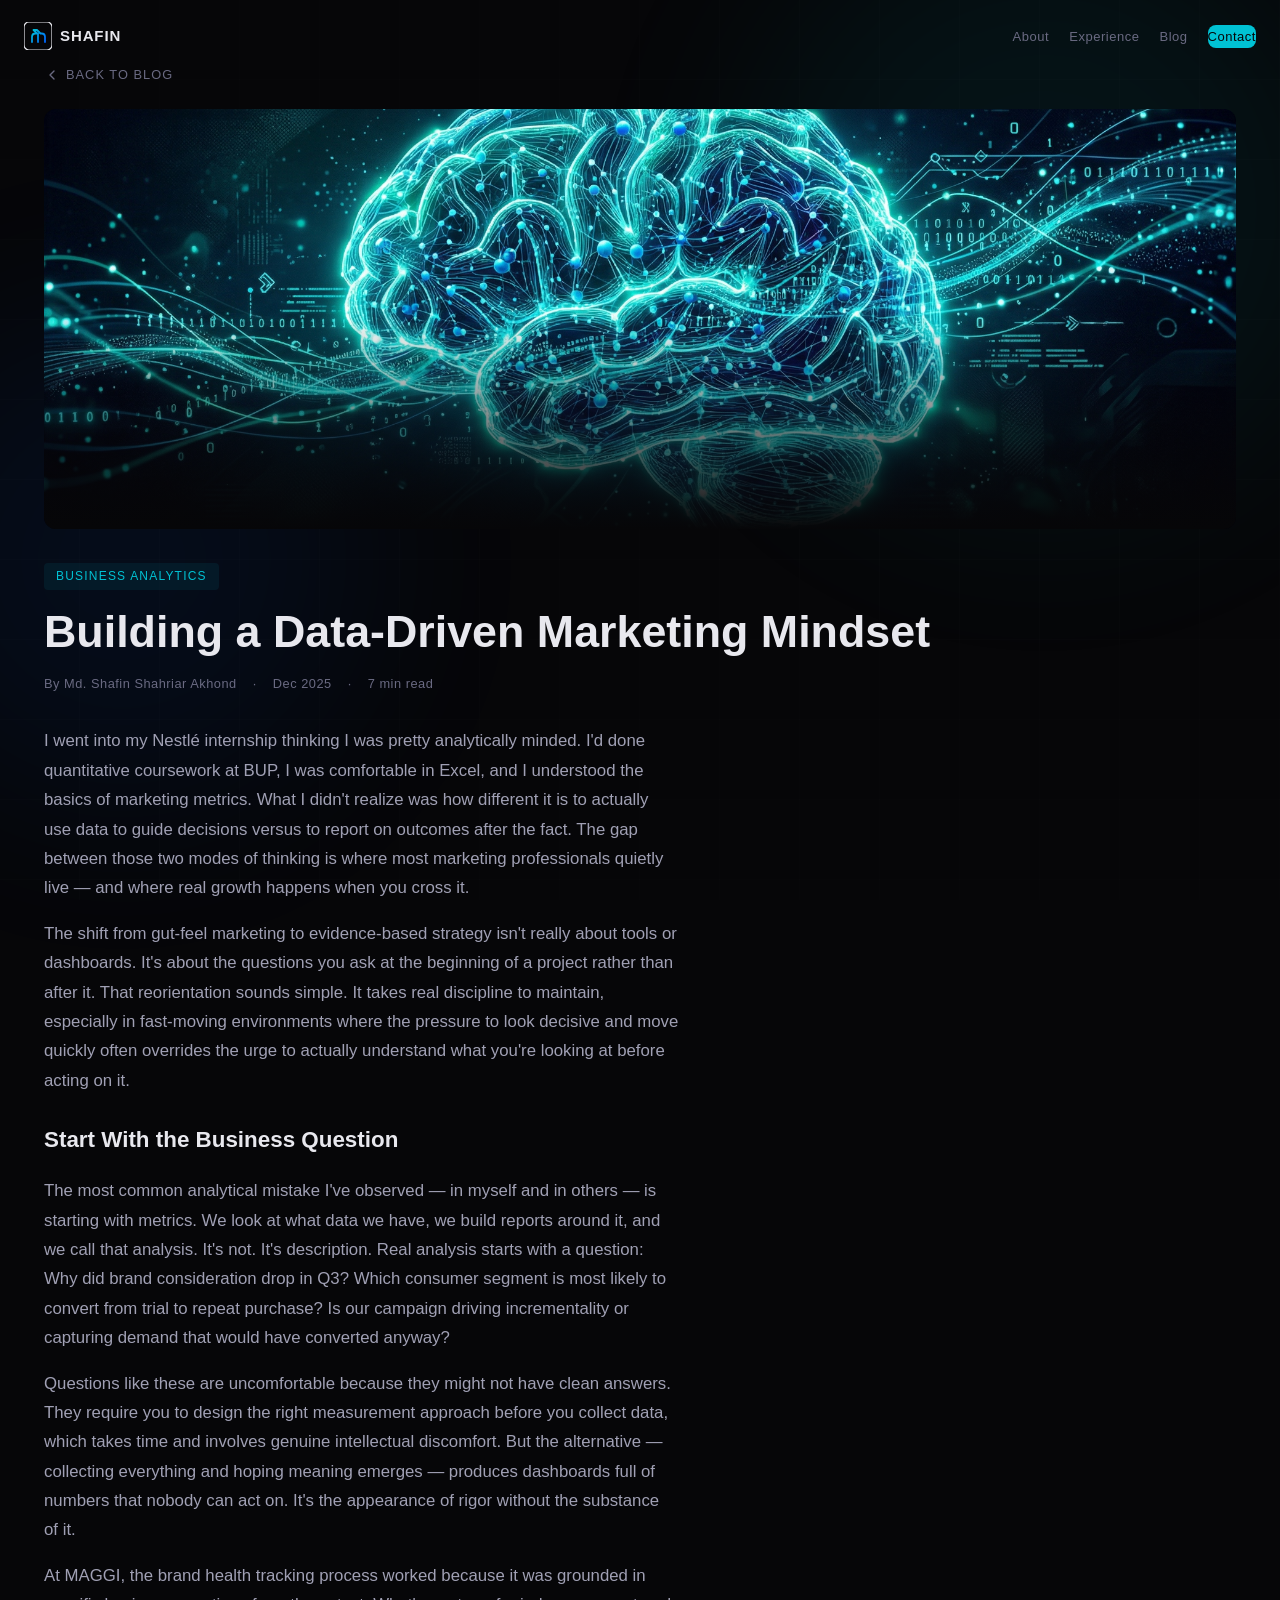
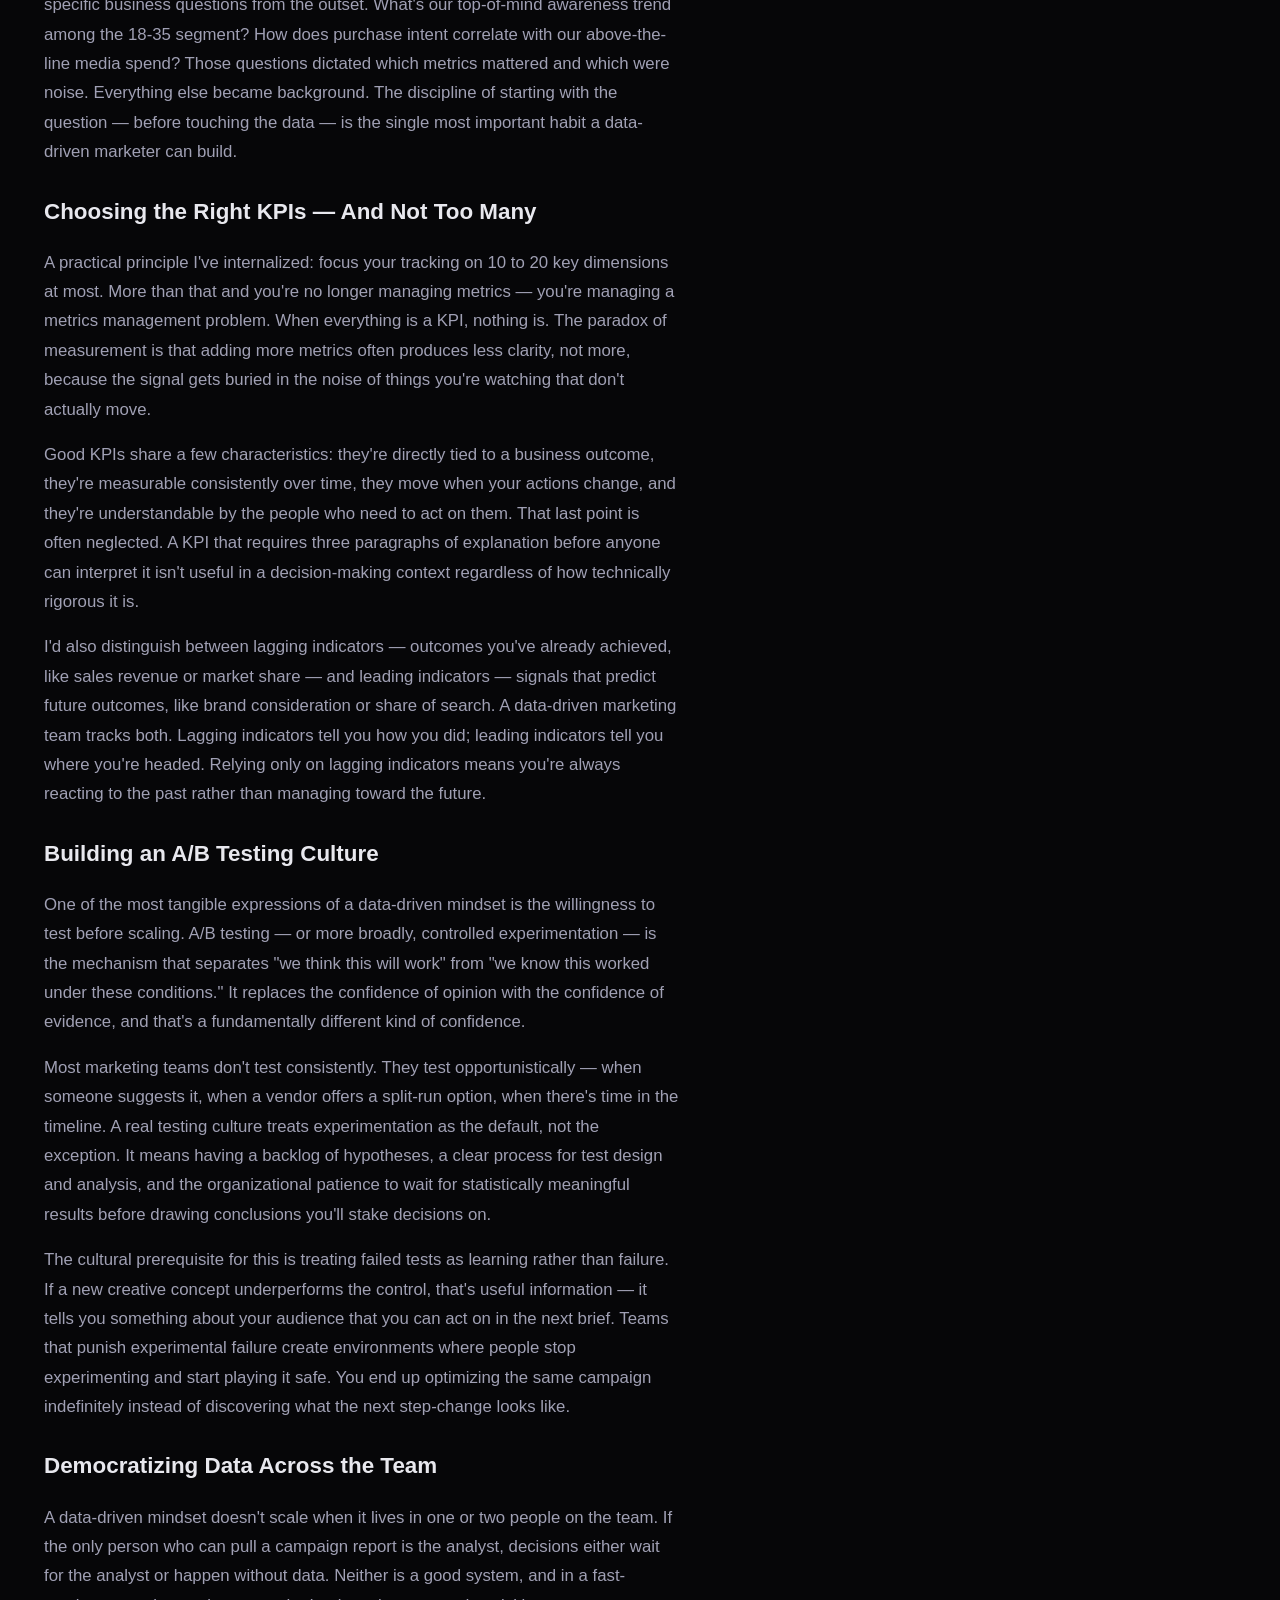
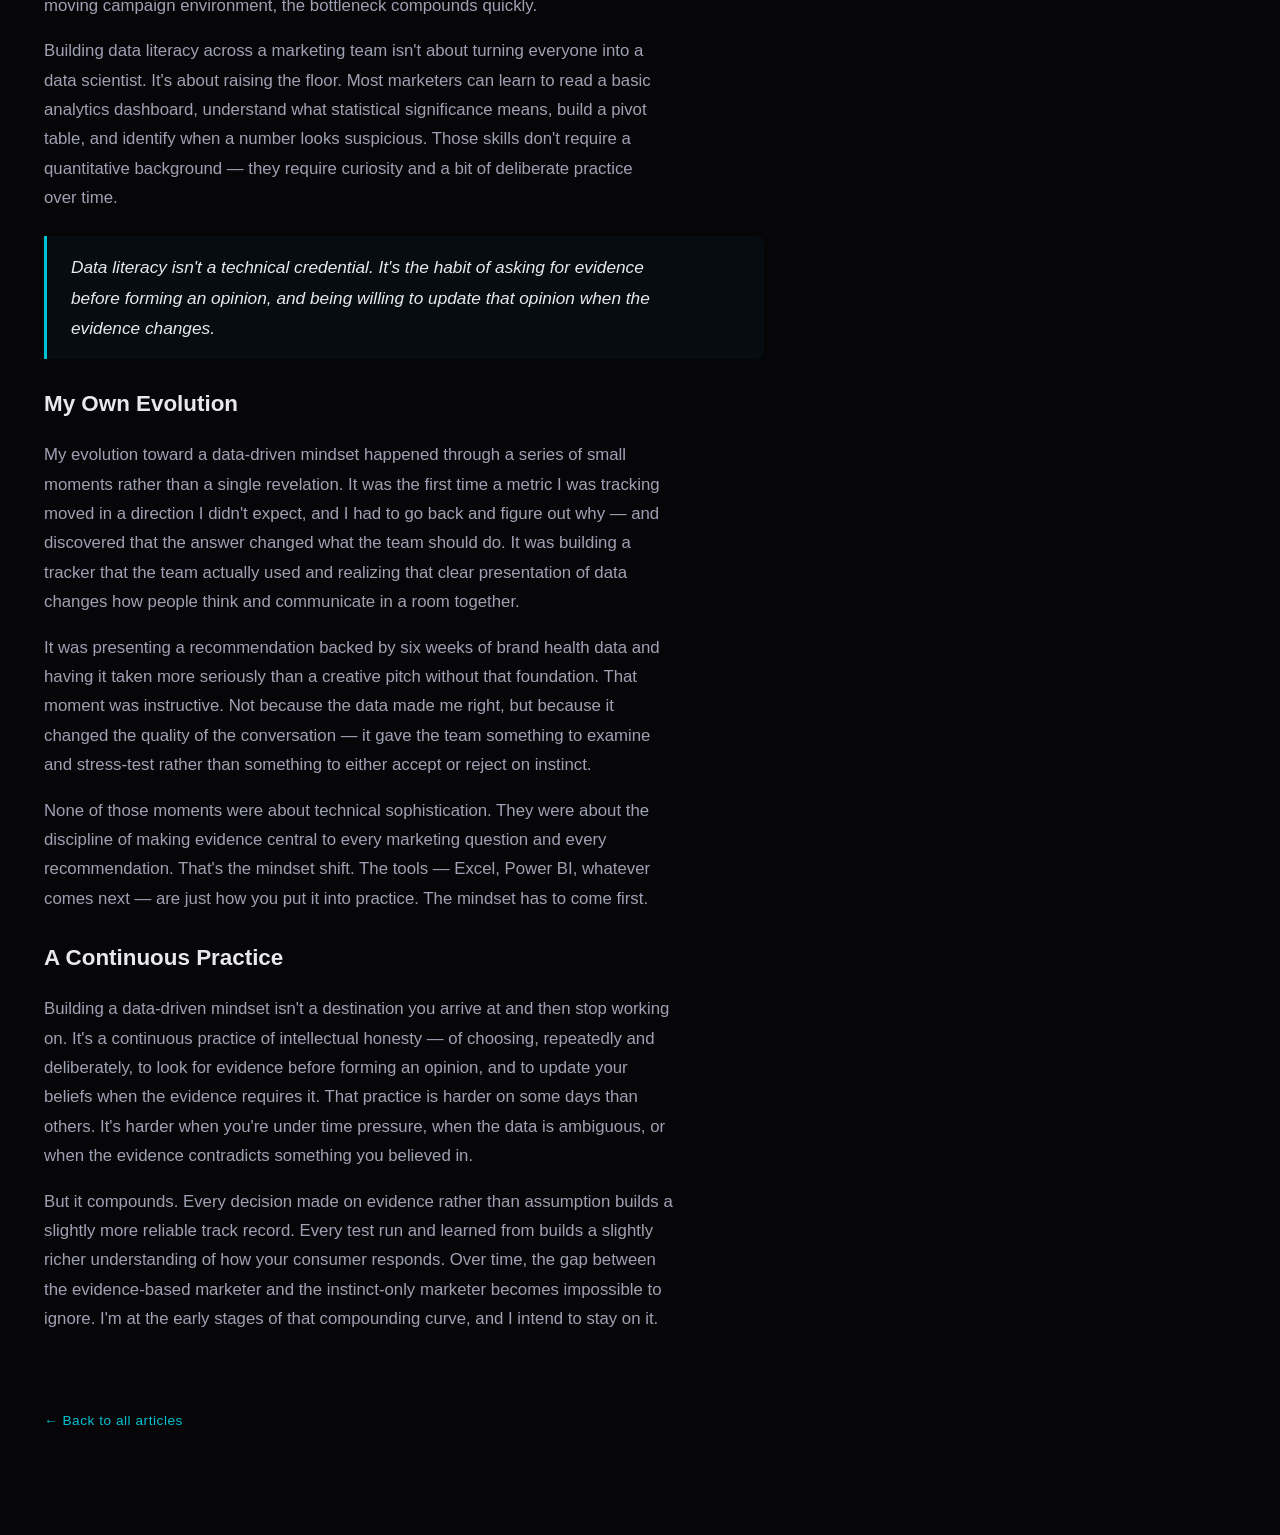
<file: articles/data-driven-mindset.html>
<!DOCTYPE html>
<html lang="en">
<head>
  <meta charset="UTF-8">
  <meta name="viewport" content="width=device-width, initial-scale=1.0">
  <title>Building a Data-Driven Marketing Mindset — Shafin Shahriar Akhond</title>
  <meta name="description" content="The hardest part of becoming data-driven isn't learning the tools. It's unlearning the instinct to lead with your conclusion and find data to support it. That's a cultural shift, not a technical one.">
  <link href="https://api.fontshare.com/v2/css?f[]=cabinet-grotesk@400,500,700,800&f[]=satoshi@300,400,500,600,700&display=swap" rel="stylesheet">
  <link rel="preconnect" href="https://fonts.googleapis.com"><link rel="preconnect" href="https://fonts.gstatic.com" crossorigin>
  <link href="https://fonts.googleapis.com/css2?family=JetBrains+Mono:wght@400;500;600;700&display=swap" rel="stylesheet">
  <link rel="stylesheet" href="../base.css">
  <link rel="stylesheet" href="../style.css">
  <style>
    .article-page { min-height: 100vh; padding-top: var(--s16); }
    .article-hero { position: relative; width: 100%; max-height: 420px; overflow: hidden; border-radius: 12px; margin-bottom: var(--s8); }
    .article-hero img { width: 100%; height: 420px; object-fit: cover; display: block; }
    .article-hero::after { content: ''; position: absolute; bottom: 0; left: 0; right: 0; height: 50%; background: linear-gradient(to top, var(--bg), transparent); }
    .article-back { display: inline-flex; align-items: center; gap: 6px; color: var(--tx3); font-family: var(--mono); font-size: .8rem; text-transform: uppercase; letter-spacing: .08em; text-decoration: none; margin-bottom: var(--s6); transition: color .2s; }
    .article-back:hover { color: var(--ac); }
    .article-back svg { width: 16px; height: 16px; }
    .article-cat { display: inline-block; font-family: var(--mono); font-size: .75rem; text-transform: uppercase; letter-spacing: .1em; color: var(--ac); background: rgba(0,194,212,.08); padding: 4px 12px; border-radius: 4px; margin-bottom: var(--s4); }
    .article-title { font-family: var(--display); font-size: clamp(1.8rem, 4vw, 2.8rem); font-weight: 800; line-height: 1.15; color: var(--tx1); margin-bottom: var(--s4); }
    .article-meta { display: flex; gap: var(--s4); font-family: var(--mono); font-size: .8rem; color: var(--tx3); letter-spacing: .04em; margin-bottom: var(--s8); flex-wrap: wrap; }
    .article-meta span { display: flex; align-items: center; gap: 4px; }
    .article-body { max-width: 720px; }
    .article-body p { font-family: var(--body); font-size: 1.05rem; line-height: 1.75; color: var(--tx2); margin-bottom: var(--s4); }
    .article-body h2 { font-family: var(--display); font-size: 1.4rem; font-weight: 700; color: var(--tx1); margin-top: var(--s8); margin-bottom: var(--s4); padding-bottom: var(--s2); border-bottom: 1px solid var(--bd); }
    .article-body h3 { font-family: var(--display); font-size: 1.15rem; font-weight: 600; color: var(--tx1); margin-top: var(--s6); margin-bottom: var(--s3); }
    .article-body blockquote { border-left: 3px solid var(--ac); margin: var(--s6) 0; padding: var(--s4) var(--s6); background: rgba(0,194,212,.04); border-radius: 0 8px 8px 0; }
    .article-body blockquote p { color: var(--tx1); font-style: italic; font-size: 1.08rem; margin-bottom: 0; }
    .article-body ul { margin: var(--s3) 0 var(--s4) var(--s4); list-style: none; }
    .article-body ul li { position: relative; padding-left: 20px; font-family: var(--body); font-size: 1.02rem; line-height: 1.7; color: var(--tx2); margin-bottom: var(--s2); }
    .article-body ul li::before { content: ''; position: absolute; left: 0; top: 10px; width: 8px; height: 8px; border: 1.5px solid var(--ac); border-radius: 2px; }
    .article-footer { margin-top: var(--s12); padding-top: var(--s6); border-top: 1px solid var(--bd); }
    .article-footer a { color: var(--ac); text-decoration: none; font-family: var(--mono); font-size: .85rem; letter-spacing: .04em; }
    .article-footer a:hover { text-decoration: underline; }
    @media (max-width: 768px) {
      .article-page { padding-top: var(--s12); }
      .article-hero { max-height: 240px; }
      .article-hero img { height: 240px; }
      .article-body p { font-size: 1rem; }
    }
  </style>
</head>
<body>
<div class="ambient" aria-hidden="true">
  <div class="ambient__orb ambient__orb--1"></div>
  <div class="ambient__orb ambient__orb--2"></div>
  <div class="ambient__grid"></div>
</div>

<nav class="nav" role="navigation" aria-label="Main navigation">
  <div class="nav__inner">
    <a href="../index.html#hero" class="nav__logo" aria-label="Home">
      <svg width="28" height="28" viewBox="0 0 28 28" fill="none"><rect width="28" height="28" rx="5" stroke="currentColor" stroke-width="1.2"/><path d="M8 20v-5c0-2 1.5-3.5 3.5-3.5H13l-3.5-3.5H13l3.5 3.5h1c2 0 3.5 1.5 3.5 3.5v5" stroke="url(#lg)" stroke-width="1.8" stroke-linecap="round" stroke-linejoin="round"/><path d="M14 11.5V20" stroke="url(#lg)" stroke-width="1.8" stroke-linecap="round"/><defs><linearGradient id="lg" x1="8" y1="8" x2="21" y2="20" gradientUnits="userSpaceOnUse"><stop stop-color="#00c2d4"/><stop offset="1" stop-color="#0066ff"/></linearGradient></defs></svg>
      <span>Shafin</span>
    </a>
    <ul class="nav__links" role="list">
      <li><a href="../index.html#about">About</a></li>
      <li><a href="../index.html#experience">Experience</a></li>
      <li><a href="../index.html#blog">Blog</a></li>
      <li><a href="../index.html#contact" class="nav__cta">Contact</a></li>
    </ul>
    <button class="nav__toggle" aria-label="Toggle menu" aria-expanded="false"><span></span><span></span><span></span></button>
  </div>
</nav>

<div class="page">
<section class="sec article-page">
  <div class="container">
    <a href="../index.html#blog" class="article-back"><svg xmlns="http://www.w3.org/2000/svg" width="16" height="16" viewBox="0 0 24 24" fill="none" stroke="currentColor" stroke-width="2" stroke-linecap="round" stroke-linejoin="round"><path d="m15 18-6-6 6-6"/></svg> Back to Blog</a>

    <div class="article-hero">
      <img src="../assets/blog-data-mindset.jpg" alt="Building a Data-Driven Marketing Mindset" loading="eager">
    </div>

    <div class="article-cat">Business Analytics</div>
    <h1 class="article-title">Building a Data-Driven Marketing Mindset</h1>
    <div class="article-meta">
      <span>By Md. Shafin Shahriar Akhond</span>
      <span>&middot;</span>
      <span>Dec 2025</span>
      <span>&middot;</span>
      <span>7 min read</span>
    </div>

    <div class="article-body">
      <p>I went into my Nestlé internship thinking I was pretty analytically minded. I'd done quantitative coursework at BUP, I was comfortable in Excel, and I understood the basics of marketing metrics. What I didn't realize was how different it is to actually use data to guide decisions versus to report on outcomes after the fact. The gap between those two modes of thinking is where most marketing professionals quietly live — and where real growth happens when you cross it.</p>
      <p>The shift from gut-feel marketing to evidence-based strategy isn't really about tools or dashboards. It's about the questions you ask at the beginning of a project rather than after it. That reorientation sounds simple. It takes real discipline to maintain, especially in fast-moving environments where the pressure to look decisive and move quickly often overrides the urge to actually understand what you're looking at before acting on it.</p>
      <h2>Start With the Business Question</h2>
      <p>The most common analytical mistake I've observed — in myself and in others — is starting with metrics. We look at what data we have, we build reports around it, and we call that analysis. It's not. It's description. Real analysis starts with a question: Why did brand consideration drop in Q3? Which consumer segment is most likely to convert from trial to repeat purchase? Is our campaign driving incrementality or capturing demand that would have converted anyway?</p>
      <p>Questions like these are uncomfortable because they might not have clean answers. They require you to design the right measurement approach before you collect data, which takes time and involves genuine intellectual discomfort. But the alternative — collecting everything and hoping meaning emerges — produces dashboards full of numbers that nobody can act on. It's the appearance of rigor without the substance of it.</p>
      <p>At MAGGI, the brand health tracking process worked because it was grounded in specific business questions from the outset. What's our top-of-mind awareness trend among the 18-35 segment? How does purchase intent correlate with our above-the-line media spend? Those questions dictated which metrics mattered and which were noise. Everything else became background. The discipline of starting with the question — before touching the data — is the single most important habit a data-driven marketer can build.</p>
      <h2>Choosing the Right KPIs — And Not Too Many</h2>
      <p>A practical principle I've internalized: focus your tracking on 10 to 20 key dimensions at most. More than that and you're no longer managing metrics — you're managing a metrics management problem. When everything is a KPI, nothing is. The paradox of measurement is that adding more metrics often produces less clarity, not more, because the signal gets buried in the noise of things you're watching that don't actually move.</p>
      <p>Good KPIs share a few characteristics: they're directly tied to a business outcome, they're measurable consistently over time, they move when your actions change, and they're understandable by the people who need to act on them. That last point is often neglected. A KPI that requires three paragraphs of explanation before anyone can interpret it isn't useful in a decision-making context regardless of how technically rigorous it is.</p>
      <p>I'd also distinguish between lagging indicators — outcomes you've already achieved, like sales revenue or market share — and leading indicators — signals that predict future outcomes, like brand consideration or share of search. A data-driven marketing team tracks both. Lagging indicators tell you how you did; leading indicators tell you where you're headed. Relying only on lagging indicators means you're always reacting to the past rather than managing toward the future.</p>
      <h2>Building an A/B Testing Culture</h2>
      <p>One of the most tangible expressions of a data-driven mindset is the willingness to test before scaling. A/B testing — or more broadly, controlled experimentation — is the mechanism that separates "we think this will work" from "we know this worked under these conditions." It replaces the confidence of opinion with the confidence of evidence, and that's a fundamentally different kind of confidence.</p>
      <p>Most marketing teams don't test consistently. They test opportunistically — when someone suggests it, when a vendor offers a split-run option, when there's time in the timeline. A real testing culture treats experimentation as the default, not the exception. It means having a backlog of hypotheses, a clear process for test design and analysis, and the organizational patience to wait for statistically meaningful results before drawing conclusions you'll stake decisions on.</p>
      <p>The cultural prerequisite for this is treating failed tests as learning rather than failure. If a new creative concept underperforms the control, that's useful information — it tells you something about your audience that you can act on in the next brief. Teams that punish experimental failure create environments where people stop experimenting and start playing it safe. You end up optimizing the same campaign indefinitely instead of discovering what the next step-change looks like.</p>
      <h2>Democratizing Data Across the Team</h2>
      <p>A data-driven mindset doesn't scale when it lives in one or two people on the team. If the only person who can pull a campaign report is the analyst, decisions either wait for the analyst or happen without data. Neither is a good system, and in a fast-moving campaign environment, the bottleneck compounds quickly.</p>
      <p>Building data literacy across a marketing team isn't about turning everyone into a data scientist. It's about raising the floor. Most marketers can learn to read a basic analytics dashboard, understand what statistical significance means, build a pivot table, and identify when a number looks suspicious. Those skills don't require a quantitative background — they require curiosity and a bit of deliberate practice over time.</p>
      <blockquote><p>Data literacy isn't a technical credential. It's the habit of asking for evidence before forming an opinion, and being willing to update that opinion when the evidence changes.</p></blockquote>
      <h2>My Own Evolution</h2>
      <p>My evolution toward a data-driven mindset happened through a series of small moments rather than a single revelation. It was the first time a metric I was tracking moved in a direction I didn't expect, and I had to go back and figure out why — and discovered that the answer changed what the team should do. It was building a tracker that the team actually used and realizing that clear presentation of data changes how people think and communicate in a room together.</p>
      <p>It was presenting a recommendation backed by six weeks of brand health data and having it taken more seriously than a creative pitch without that foundation. That moment was instructive. Not because the data made me right, but because it changed the quality of the conversation — it gave the team something to examine and stress-test rather than something to either accept or reject on instinct.</p>
      <p>None of those moments were about technical sophistication. They were about the discipline of making evidence central to every marketing question and every recommendation. That's the mindset shift. The tools — Excel, Power BI, whatever comes next — are just how you put it into practice. The mindset has to come first.</p>
      <h2>A Continuous Practice</h2>
      <p>Building a data-driven mindset isn't a destination you arrive at and then stop working on. It's a continuous practice of intellectual honesty — of choosing, repeatedly and deliberately, to look for evidence before forming an opinion, and to update your beliefs when the evidence requires it. That practice is harder on some days than others. It's harder when you're under time pressure, when the data is ambiguous, or when the evidence contradicts something you believed in.</p>
      <p>But it compounds. Every decision made on evidence rather than assumption builds a slightly more reliable track record. Every test run and learned from builds a slightly richer understanding of how your consumer responds. Over time, the gap between the evidence-based marketer and the instinct-only marketer becomes impossible to ignore. I'm at the early stages of that compounding curve, and I intend to stay on it.</p>
    </div>

    <div class="article-footer">
      <a href="../index.html#blog">&larr; Back to all articles</a>
    </div>
  </div>
</section>
</div>

<script>
  // Minimal nav toggle for article pages
  const navToggle = document.querySelector('.nav__toggle');
  const navLinks = document.querySelector('.nav__links');
  if (navToggle && navLinks) {
    navToggle.addEventListener('click', () => {
      const isOpen = navLinks.classList.toggle('open');
      navToggle.classList.toggle('active');
      navToggle.setAttribute('aria-expanded', isOpen);
      document.body.style.overflow = isOpen ? 'hidden' : '';
    });
    navLinks.querySelectorAll('a').forEach(link => {
      link.addEventListener('click', () => {
        navLinks.classList.remove('open');
        navToggle.classList.remove('active');
        document.body.style.overflow = '';
      });
    });
  }
  // Scroll nav
  const nav = document.querySelector('.nav');
  window.addEventListener('scroll', () => {
    nav.classList.toggle('nav--scrolled', scrollY > 60);
  }, { passive: true });
</script>
<script data-pplx-inline-edit>
(function(){
  if(window===window.top)return;
  function inlineAll(orig,clone){
    if(orig.nodeType!==1)return;
    try{
      var cs=getComputedStyle(orig);
      var t='';
      for(var i=0;i<cs.length;i++){t+=cs[i]+':'+cs.getPropertyValue(cs[i])+';';}
      clone.style.cssText=t;
    }catch(e){}
    var oc=orig.children,cc=clone.children;
    for(var j=0;j<oc.length&&j<cc.length;j++){inlineAll(oc[j],cc[j]);}
  }
  function stripExternal(clone){
    var imgs=clone.querySelectorAll('img');
    for(var i=0;i<imgs.length;i++){
      var s=imgs[i].getAttribute('src');
      if(s&&!s.startsWith('data:'))imgs[i].removeAttribute('src');
    }
    var all=clone.querySelectorAll('*');
    for(var i=0;i<all.length;i++){
      var st=all[i].style.cssText;
      if(st&&st.indexOf('url(')>=0){
        all[i].style.cssText=st.replace(/url\(["']?(?!data:)[^)"']*["']?\)/gi,'none');
      }
    }
  }
  window.addEventListener('message',function(e){
    if(!e.data||e.data.type!=='INLINE_EDIT_CAPTURE_REQUEST')return;
    var scrollX=window.scrollX||window.pageXOffset||0;
    var scrollY=window.scrollY||window.pageYOffset||0;
    var w=window.innerWidth,h=window.innerHeight;
    try{
      var clone=document.documentElement.cloneNode(true);
      var rm=clone.querySelectorAll('script,link[rel="stylesheet"],style');
      for(var i=0;i<rm.length;i++){rm[i].remove();}
      inlineAll(document.documentElement,clone);
      stripExternal(clone);
      var html=new XMLSerializer().serializeToString(clone);
      var svg='<svg xmlns="http://www.w3.org/2000/svg" width="'+w+'" height="'+h+'">'
        +'<foreignObject width="100%" height="100%">'
        +'<div xmlns="http://www.w3.org/1999/xhtml" style="width:'+w+'px;height:'+h+'px;overflow:hidden">'
        +'<div style="transform:translate(-'+scrollX+'px,-'+scrollY+'px);transform-origin:top left">'
        +html+'</div></div></foreignObject></svg>';
      var svgUrl='data:image/svg+xml;charset=utf-8,'+encodeURIComponent(svg);
      var img=new Image();
      img.onload=function(){
        var c=document.createElement('canvas');c.width=w;c.height=h;
        c.getContext('2d').drawImage(img,0,0);
        window.parent.postMessage({type:'INLINE_EDIT_SCREENSHOT_RESULT',dataUrl:c.toDataURL('image/png'),scrollX:scrollX,scrollY:scrollY},'*');
      };
      img.onerror=function(){
        window.parent.postMessage({type:'INLINE_EDIT_SCREENSHOT_RESULT',dataUrl:null,scrollX:scrollX,scrollY:scrollY},'*');
      };
      img.src=svgUrl;
    }catch(err){
      window.parent.postMessage({type:'INLINE_EDIT_SCREENSHOT_RESULT',dataUrl:null,scrollX:scrollX,scrollY:scrollY},'*');
    }
  });
})();
</script></body>
</html>
</file>
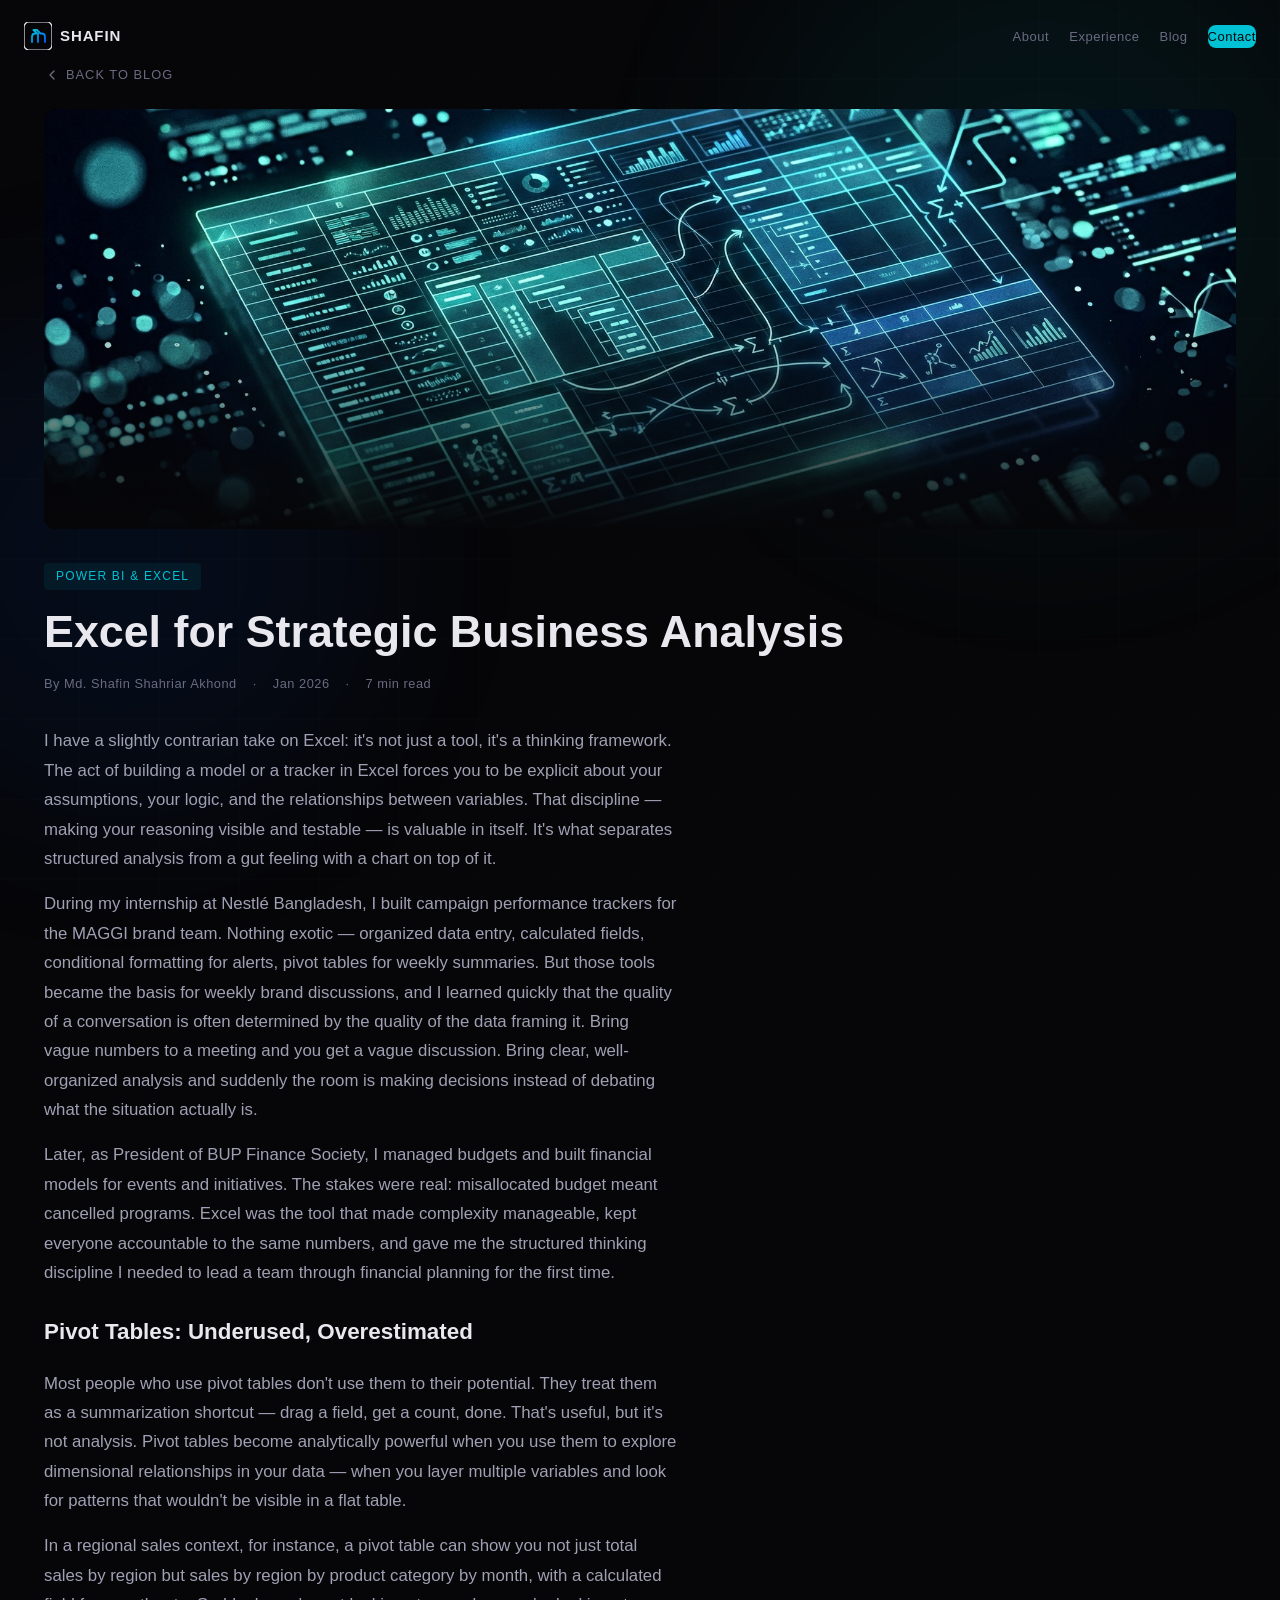
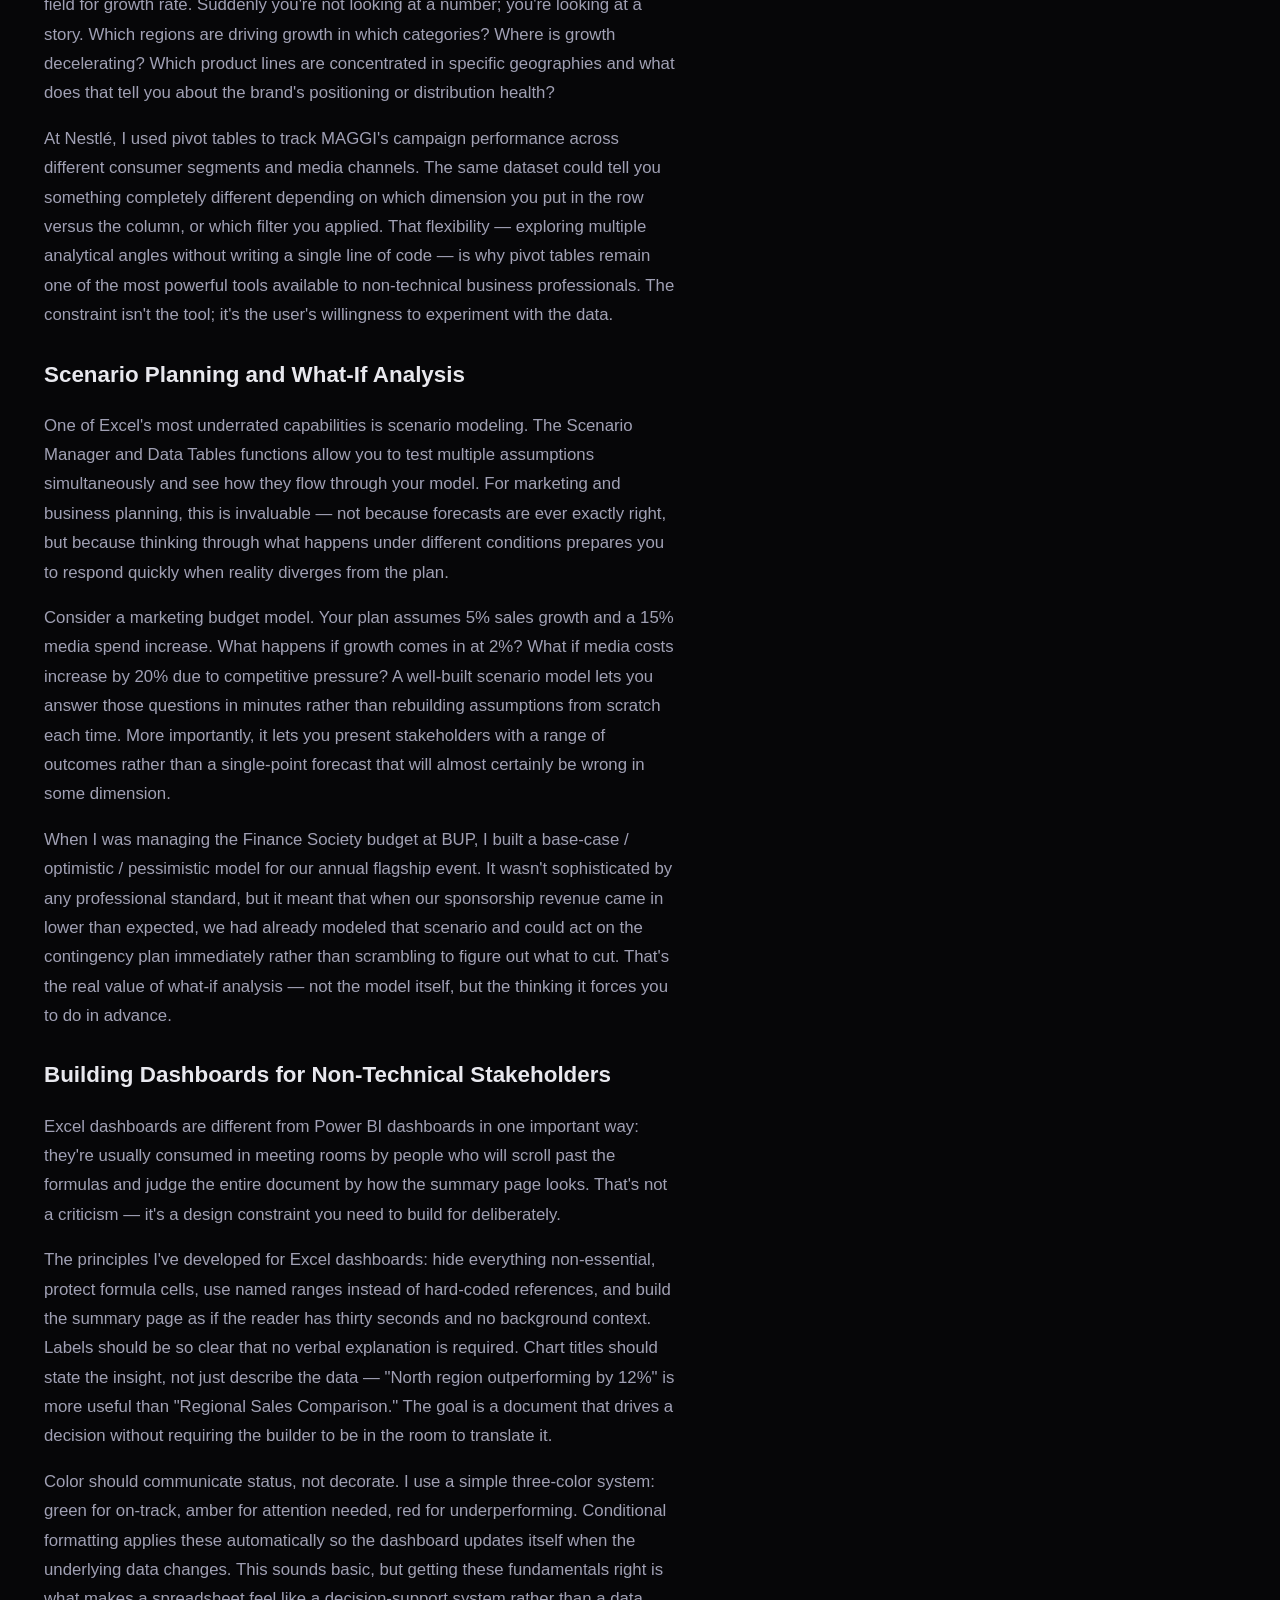
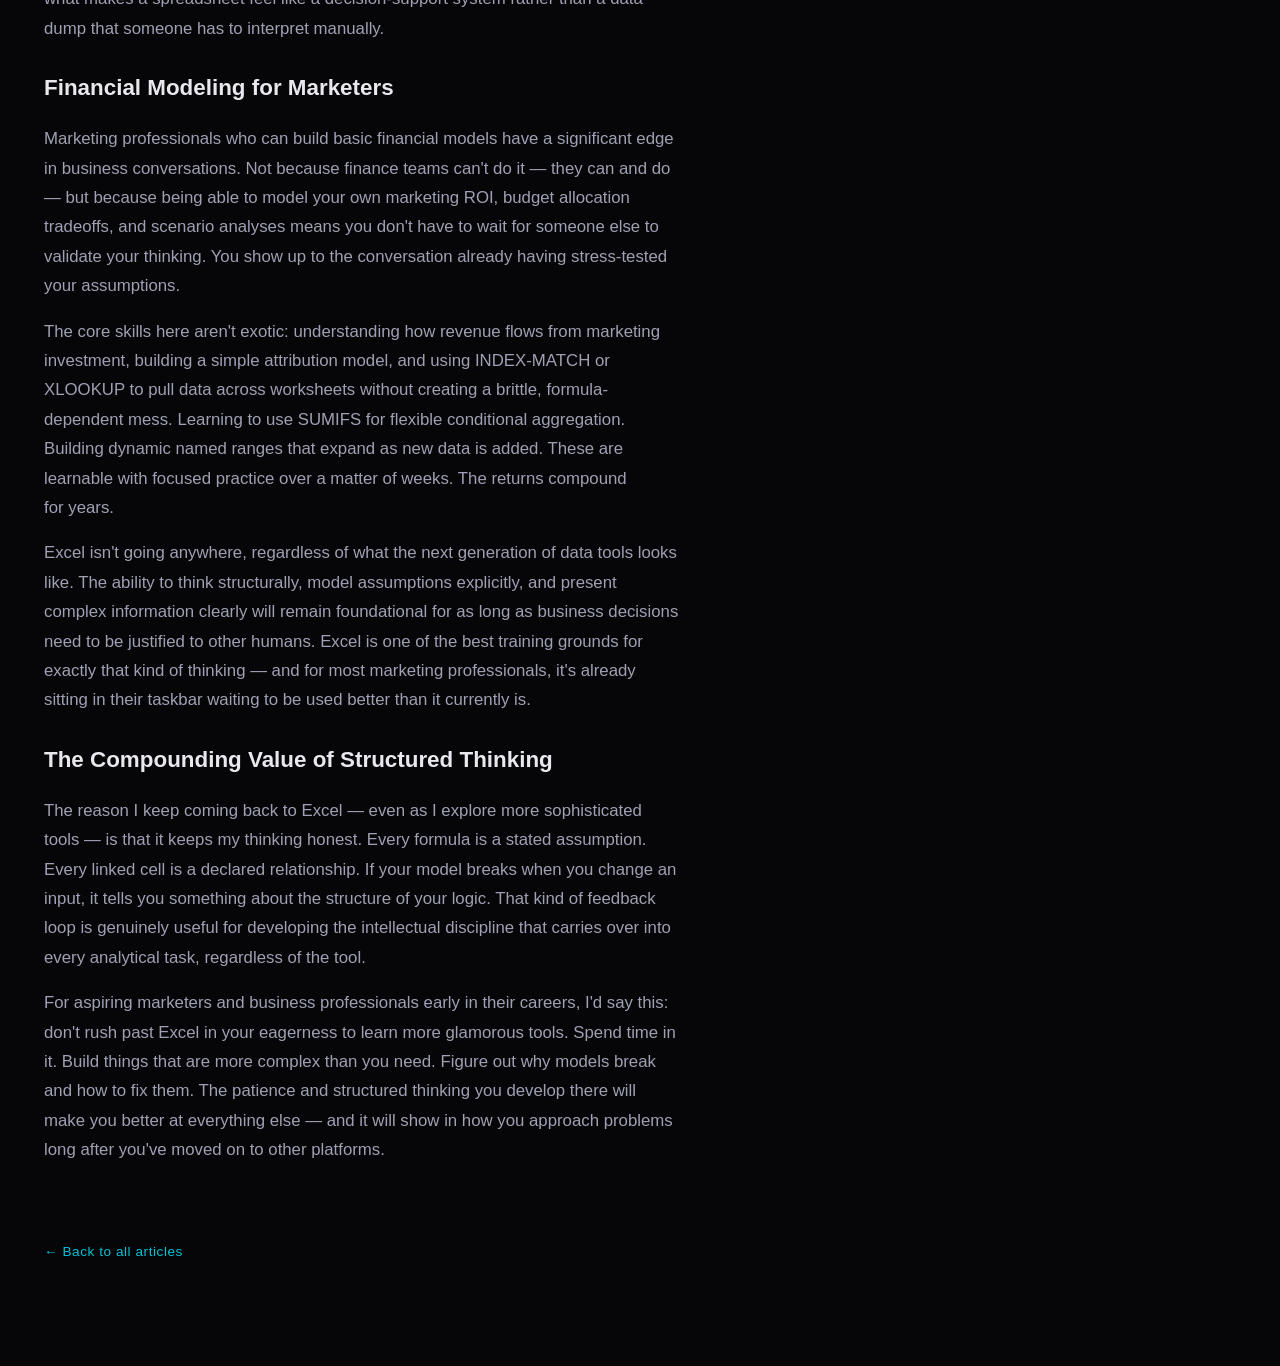
<file: articles/excel-strategic-analysis.html>
<!DOCTYPE html>
<html lang="en">
<head>
  <meta charset="UTF-8">
  <meta name="viewport" content="width=device-width, initial-scale=1.0">
  <title>Excel for Strategic Business Analysis — Shafin Shahriar Akhond</title>
  <meta name="description" content="Every few years, someone publishes an article declaring Excel dead. It never is. For structured thinking, scenario modeling, and making complexity legible to stakeholders who don't have a data science background, nothing beats a well-built spreadsheet.">
  <link href="https://api.fontshare.com/v2/css?f[]=cabinet-grotesk@400,500,700,800&f[]=satoshi@300,400,500,600,700&display=swap" rel="stylesheet">
  <link rel="preconnect" href="https://fonts.googleapis.com"><link rel="preconnect" href="https://fonts.gstatic.com" crossorigin>
  <link href="https://fonts.googleapis.com/css2?family=JetBrains+Mono:wght@400;500;600;700&display=swap" rel="stylesheet">
  <link rel="stylesheet" href="../base.css">
  <link rel="stylesheet" href="../style.css">
  <style>
    .article-page { min-height: 100vh; padding-top: var(--s16); }
    .article-hero { position: relative; width: 100%; max-height: 420px; overflow: hidden; border-radius: 12px; margin-bottom: var(--s8); }
    .article-hero img { width: 100%; height: 420px; object-fit: cover; display: block; }
    .article-hero::after { content: ''; position: absolute; bottom: 0; left: 0; right: 0; height: 50%; background: linear-gradient(to top, var(--bg), transparent); }
    .article-back { display: inline-flex; align-items: center; gap: 6px; color: var(--tx3); font-family: var(--mono); font-size: .8rem; text-transform: uppercase; letter-spacing: .08em; text-decoration: none; margin-bottom: var(--s6); transition: color .2s; }
    .article-back:hover { color: var(--ac); }
    .article-back svg { width: 16px; height: 16px; }
    .article-cat { display: inline-block; font-family: var(--mono); font-size: .75rem; text-transform: uppercase; letter-spacing: .1em; color: var(--ac); background: rgba(0,194,212,.08); padding: 4px 12px; border-radius: 4px; margin-bottom: var(--s4); }
    .article-title { font-family: var(--display); font-size: clamp(1.8rem, 4vw, 2.8rem); font-weight: 800; line-height: 1.15; color: var(--tx1); margin-bottom: var(--s4); }
    .article-meta { display: flex; gap: var(--s4); font-family: var(--mono); font-size: .8rem; color: var(--tx3); letter-spacing: .04em; margin-bottom: var(--s8); flex-wrap: wrap; }
    .article-meta span { display: flex; align-items: center; gap: 4px; }
    .article-body { max-width: 720px; }
    .article-body p { font-family: var(--body); font-size: 1.05rem; line-height: 1.75; color: var(--tx2); margin-bottom: var(--s4); }
    .article-body h2 { font-family: var(--display); font-size: 1.4rem; font-weight: 700; color: var(--tx1); margin-top: var(--s8); margin-bottom: var(--s4); padding-bottom: var(--s2); border-bottom: 1px solid var(--bd); }
    .article-body h3 { font-family: var(--display); font-size: 1.15rem; font-weight: 600; color: var(--tx1); margin-top: var(--s6); margin-bottom: var(--s3); }
    .article-body blockquote { border-left: 3px solid var(--ac); margin: var(--s6) 0; padding: var(--s4) var(--s6); background: rgba(0,194,212,.04); border-radius: 0 8px 8px 0; }
    .article-body blockquote p { color: var(--tx1); font-style: italic; font-size: 1.08rem; margin-bottom: 0; }
    .article-body ul { margin: var(--s3) 0 var(--s4) var(--s4); list-style: none; }
    .article-body ul li { position: relative; padding-left: 20px; font-family: var(--body); font-size: 1.02rem; line-height: 1.7; color: var(--tx2); margin-bottom: var(--s2); }
    .article-body ul li::before { content: ''; position: absolute; left: 0; top: 10px; width: 8px; height: 8px; border: 1.5px solid var(--ac); border-radius: 2px; }
    .article-footer { margin-top: var(--s12); padding-top: var(--s6); border-top: 1px solid var(--bd); }
    .article-footer a { color: var(--ac); text-decoration: none; font-family: var(--mono); font-size: .85rem; letter-spacing: .04em; }
    .article-footer a:hover { text-decoration: underline; }
    @media (max-width: 768px) {
      .article-page { padding-top: var(--s12); }
      .article-hero { max-height: 240px; }
      .article-hero img { height: 240px; }
      .article-body p { font-size: 1rem; }
    }
  </style>
</head>
<body>
<div class="ambient" aria-hidden="true">
  <div class="ambient__orb ambient__orb--1"></div>
  <div class="ambient__orb ambient__orb--2"></div>
  <div class="ambient__grid"></div>
</div>

<nav class="nav" role="navigation" aria-label="Main navigation">
  <div class="nav__inner">
    <a href="../index.html#hero" class="nav__logo" aria-label="Home">
      <svg width="28" height="28" viewBox="0 0 28 28" fill="none"><rect width="28" height="28" rx="5" stroke="currentColor" stroke-width="1.2"/><path d="M8 20v-5c0-2 1.5-3.5 3.5-3.5H13l-3.5-3.5H13l3.5 3.5h1c2 0 3.5 1.5 3.5 3.5v5" stroke="url(#lg)" stroke-width="1.8" stroke-linecap="round" stroke-linejoin="round"/><path d="M14 11.5V20" stroke="url(#lg)" stroke-width="1.8" stroke-linecap="round"/><defs><linearGradient id="lg" x1="8" y1="8" x2="21" y2="20" gradientUnits="userSpaceOnUse"><stop stop-color="#00c2d4"/><stop offset="1" stop-color="#0066ff"/></linearGradient></defs></svg>
      <span>Shafin</span>
    </a>
    <ul class="nav__links" role="list">
      <li><a href="../index.html#about">About</a></li>
      <li><a href="../index.html#experience">Experience</a></li>
      <li><a href="../index.html#blog">Blog</a></li>
      <li><a href="../index.html#contact" class="nav__cta">Contact</a></li>
    </ul>
    <button class="nav__toggle" aria-label="Toggle menu" aria-expanded="false"><span></span><span></span><span></span></button>
  </div>
</nav>

<div class="page">
<section class="sec article-page">
  <div class="container">
    <a href="../index.html#blog" class="article-back"><svg xmlns="http://www.w3.org/2000/svg" width="16" height="16" viewBox="0 0 24 24" fill="none" stroke="currentColor" stroke-width="2" stroke-linecap="round" stroke-linejoin="round"><path d="m15 18-6-6 6-6"/></svg> Back to Blog</a>

    <div class="article-hero">
      <img src="../assets/blog-excel-strategy.jpg" alt="Excel for Strategic Business Analysis" loading="eager">
    </div>

    <div class="article-cat">Power BI & Excel</div>
    <h1 class="article-title">Excel for Strategic Business Analysis</h1>
    <div class="article-meta">
      <span>By Md. Shafin Shahriar Akhond</span>
      <span>&middot;</span>
      <span>Jan 2026</span>
      <span>&middot;</span>
      <span>7 min read</span>
    </div>

    <div class="article-body">
      <p>I have a slightly contrarian take on Excel: it's not just a tool, it's a thinking framework. The act of building a model or a tracker in Excel forces you to be explicit about your assumptions, your logic, and the relationships between variables. That discipline — making your reasoning visible and testable — is valuable in itself. It's what separates structured analysis from a gut feeling with a chart on top of it.</p>
      <p>During my internship at Nestlé Bangladesh, I built campaign performance trackers for the MAGGI brand team. Nothing exotic — organized data entry, calculated fields, conditional formatting for alerts, pivot tables for weekly summaries. But those tools became the basis for weekly brand discussions, and I learned quickly that the quality of a conversation is often determined by the quality of the data framing it. Bring vague numbers to a meeting and you get a vague discussion. Bring clear, well-organized analysis and suddenly the room is making decisions instead of debating what the situation actually is.</p>
      <p>Later, as President of BUP Finance Society, I managed budgets and built financial models for events and initiatives. The stakes were real: misallocated budget meant cancelled programs. Excel was the tool that made complexity manageable, kept everyone accountable to the same numbers, and gave me the structured thinking discipline I needed to lead a team through financial planning for the first time.</p>
      <h2>Pivot Tables: Underused, Overestimated</h2>
      <p>Most people who use pivot tables don't use them to their potential. They treat them as a summarization shortcut — drag a field, get a count, done. That's useful, but it's not analysis. Pivot tables become analytically powerful when you use them to explore dimensional relationships in your data — when you layer multiple variables and look for patterns that wouldn't be visible in a flat table.</p>
      <p>In a regional sales context, for instance, a pivot table can show you not just total sales by region but sales by region by product category by month, with a calculated field for growth rate. Suddenly you're not looking at a number; you're looking at a story. Which regions are driving growth in which categories? Where is growth decelerating? Which product lines are concentrated in specific geographies and what does that tell you about the brand's positioning or distribution health?</p>
      <p>At Nestlé, I used pivot tables to track MAGGI's campaign performance across different consumer segments and media channels. The same dataset could tell you something completely different depending on which dimension you put in the row versus the column, or which filter you applied. That flexibility — exploring multiple analytical angles without writing a single line of code — is why pivot tables remain one of the most powerful tools available to non-technical business professionals. The constraint isn't the tool; it's the user's willingness to experiment with the data.</p>
      <h2>Scenario Planning and What-If Analysis</h2>
      <p>One of Excel's most underrated capabilities is scenario modeling. The Scenario Manager and Data Tables functions allow you to test multiple assumptions simultaneously and see how they flow through your model. For marketing and business planning, this is invaluable — not because forecasts are ever exactly right, but because thinking through what happens under different conditions prepares you to respond quickly when reality diverges from the plan.</p>
      <p>Consider a marketing budget model. Your plan assumes 5% sales growth and a 15% media spend increase. What happens if growth comes in at 2%? What if media costs increase by 20% due to competitive pressure? A well-built scenario model lets you answer those questions in minutes rather than rebuilding assumptions from scratch each time. More importantly, it lets you present stakeholders with a range of outcomes rather than a single-point forecast that will almost certainly be wrong in some dimension.</p>
      <p>When I was managing the Finance Society budget at BUP, I built a base-case / optimistic / pessimistic model for our annual flagship event. It wasn't sophisticated by any professional standard, but it meant that when our sponsorship revenue came in lower than expected, we had already modeled that scenario and could act on the contingency plan immediately rather than scrambling to figure out what to cut. That's the real value of what-if analysis — not the model itself, but the thinking it forces you to do in advance.</p>
      <h2>Building Dashboards for Non-Technical Stakeholders</h2>
      <p>Excel dashboards are different from Power BI dashboards in one important way: they're usually consumed in meeting rooms by people who will scroll past the formulas and judge the entire document by how the summary page looks. That's not a criticism — it's a design constraint you need to build for deliberately.</p>
      <p>The principles I've developed for Excel dashboards: hide everything non-essential, protect formula cells, use named ranges instead of hard-coded references, and build the summary page as if the reader has thirty seconds and no background context. Labels should be so clear that no verbal explanation is required. Chart titles should state the insight, not just describe the data — "North region outperforming by 12%" is more useful than "Regional Sales Comparison." The goal is a document that drives a decision without requiring the builder to be in the room to translate it.</p>
      <p>Color should communicate status, not decorate. I use a simple three-color system: green for on-track, amber for attention needed, red for underperforming. Conditional formatting applies these automatically so the dashboard updates itself when the underlying data changes. This sounds basic, but getting these fundamentals right is what makes a spreadsheet feel like a decision-support system rather than a data dump that someone has to interpret manually.</p>
      <h2>Financial Modeling for Marketers</h2>
      <p>Marketing professionals who can build basic financial models have a significant edge in business conversations. Not because finance teams can't do it — they can and do — but because being able to model your own marketing ROI, budget allocation tradeoffs, and scenario analyses means you don't have to wait for someone else to validate your thinking. You show up to the conversation already having stress-tested your assumptions.</p>
      <p>The core skills here aren't exotic: understanding how revenue flows from marketing investment, building a simple attribution model, and using INDEX-MATCH or XLOOKUP to pull data across worksheets without creating a brittle, formula-dependent mess. Learning to use SUMIFS for flexible conditional aggregation. Building dynamic named ranges that expand as new data is added. These are learnable with focused practice over a matter of weeks. The returns compound for years.</p>
      <p>Excel isn't going anywhere, regardless of what the next generation of data tools looks like. The ability to think structurally, model assumptions explicitly, and present complex information clearly will remain foundational for as long as business decisions need to be justified to other humans. Excel is one of the best training grounds for exactly that kind of thinking — and for most marketing professionals, it's already sitting in their taskbar waiting to be used better than it currently is.</p>
      <h2>The Compounding Value of Structured Thinking</h2>
      <p>The reason I keep coming back to Excel — even as I explore more sophisticated tools — is that it keeps my thinking honest. Every formula is a stated assumption. Every linked cell is a declared relationship. If your model breaks when you change an input, it tells you something about the structure of your logic. That kind of feedback loop is genuinely useful for developing the intellectual discipline that carries over into every analytical task, regardless of the tool.</p>
      <p>For aspiring marketers and business professionals early in their careers, I'd say this: don't rush past Excel in your eagerness to learn more glamorous tools. Spend time in it. Build things that are more complex than you need. Figure out why models break and how to fix them. The patience and structured thinking you develop there will make you better at everything else — and it will show in how you approach problems long after you've moved on to other platforms.</p>
    </div>

    <div class="article-footer">
      <a href="../index.html#blog">&larr; Back to all articles</a>
    </div>
  </div>
</section>
</div>

<script>
  // Minimal nav toggle for article pages
  const navToggle = document.querySelector('.nav__toggle');
  const navLinks = document.querySelector('.nav__links');
  if (navToggle && navLinks) {
    navToggle.addEventListener('click', () => {
      const isOpen = navLinks.classList.toggle('open');
      navToggle.classList.toggle('active');
      navToggle.setAttribute('aria-expanded', isOpen);
      document.body.style.overflow = isOpen ? 'hidden' : '';
    });
    navLinks.querySelectorAll('a').forEach(link => {
      link.addEventListener('click', () => {
        navLinks.classList.remove('open');
        navToggle.classList.remove('active');
        document.body.style.overflow = '';
      });
    });
  }
  // Scroll nav
  const nav = document.querySelector('.nav');
  window.addEventListener('scroll', () => {
    nav.classList.toggle('nav--scrolled', scrollY > 60);
  }, { passive: true });
</script>
<script data-pplx-inline-edit>
(function(){
  if(window===window.top)return;
  function inlineAll(orig,clone){
    if(orig.nodeType!==1)return;
    try{
      var cs=getComputedStyle(orig);
      var t='';
      for(var i=0;i<cs.length;i++){t+=cs[i]+':'+cs.getPropertyValue(cs[i])+';';}
      clone.style.cssText=t;
    }catch(e){}
    var oc=orig.children,cc=clone.children;
    for(var j=0;j<oc.length&&j<cc.length;j++){inlineAll(oc[j],cc[j]);}
  }
  function stripExternal(clone){
    var imgs=clone.querySelectorAll('img');
    for(var i=0;i<imgs.length;i++){
      var s=imgs[i].getAttribute('src');
      if(s&&!s.startsWith('data:'))imgs[i].removeAttribute('src');
    }
    var all=clone.querySelectorAll('*');
    for(var i=0;i<all.length;i++){
      var st=all[i].style.cssText;
      if(st&&st.indexOf('url(')>=0){
        all[i].style.cssText=st.replace(/url\(["']?(?!data:)[^)"']*["']?\)/gi,'none');
      }
    }
  }
  window.addEventListener('message',function(e){
    if(!e.data||e.data.type!=='INLINE_EDIT_CAPTURE_REQUEST')return;
    var scrollX=window.scrollX||window.pageXOffset||0;
    var scrollY=window.scrollY||window.pageYOffset||0;
    var w=window.innerWidth,h=window.innerHeight;
    try{
      var clone=document.documentElement.cloneNode(true);
      var rm=clone.querySelectorAll('script,link[rel="stylesheet"],style');
      for(var i=0;i<rm.length;i++){rm[i].remove();}
      inlineAll(document.documentElement,clone);
      stripExternal(clone);
      var html=new XMLSerializer().serializeToString(clone);
      var svg='<svg xmlns="http://www.w3.org/2000/svg" width="'+w+'" height="'+h+'">'
        +'<foreignObject width="100%" height="100%">'
        +'<div xmlns="http://www.w3.org/1999/xhtml" style="width:'+w+'px;height:'+h+'px;overflow:hidden">'
        +'<div style="transform:translate(-'+scrollX+'px,-'+scrollY+'px);transform-origin:top left">'
        +html+'</div></div></foreignObject></svg>';
      var svgUrl='data:image/svg+xml;charset=utf-8,'+encodeURIComponent(svg);
      var img=new Image();
      img.onload=function(){
        var c=document.createElement('canvas');c.width=w;c.height=h;
        c.getContext('2d').drawImage(img,0,0);
        window.parent.postMessage({type:'INLINE_EDIT_SCREENSHOT_RESULT',dataUrl:c.toDataURL('image/png'),scrollX:scrollX,scrollY:scrollY},'*');
      };
      img.onerror=function(){
        window.parent.postMessage({type:'INLINE_EDIT_SCREENSHOT_RESULT',dataUrl:null,scrollX:scrollX,scrollY:scrollY},'*');
      };
      img.src=svgUrl;
    }catch(err){
      window.parent.postMessage({type:'INLINE_EDIT_SCREENSHOT_RESULT',dataUrl:null,scrollX:scrollX,scrollY:scrollY},'*');
    }
  });
})();
</script></body>
</html>
</file>
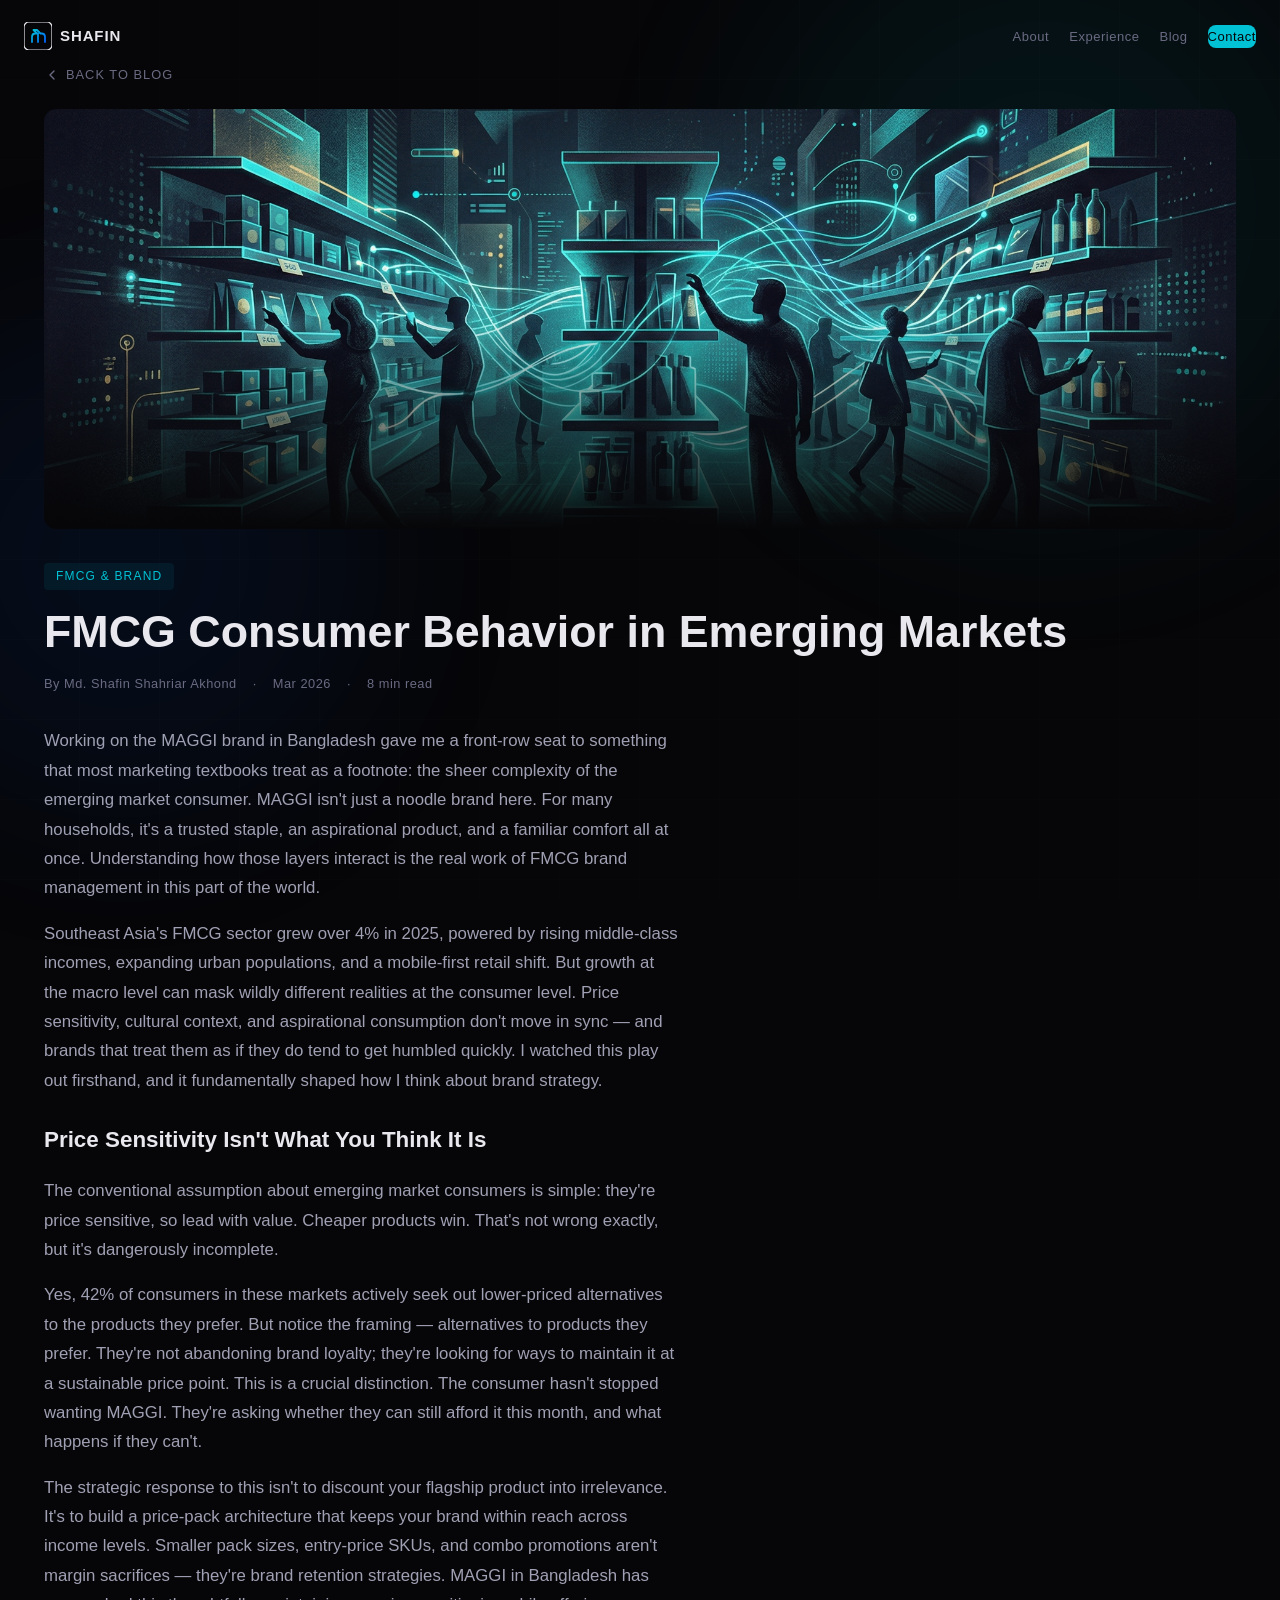
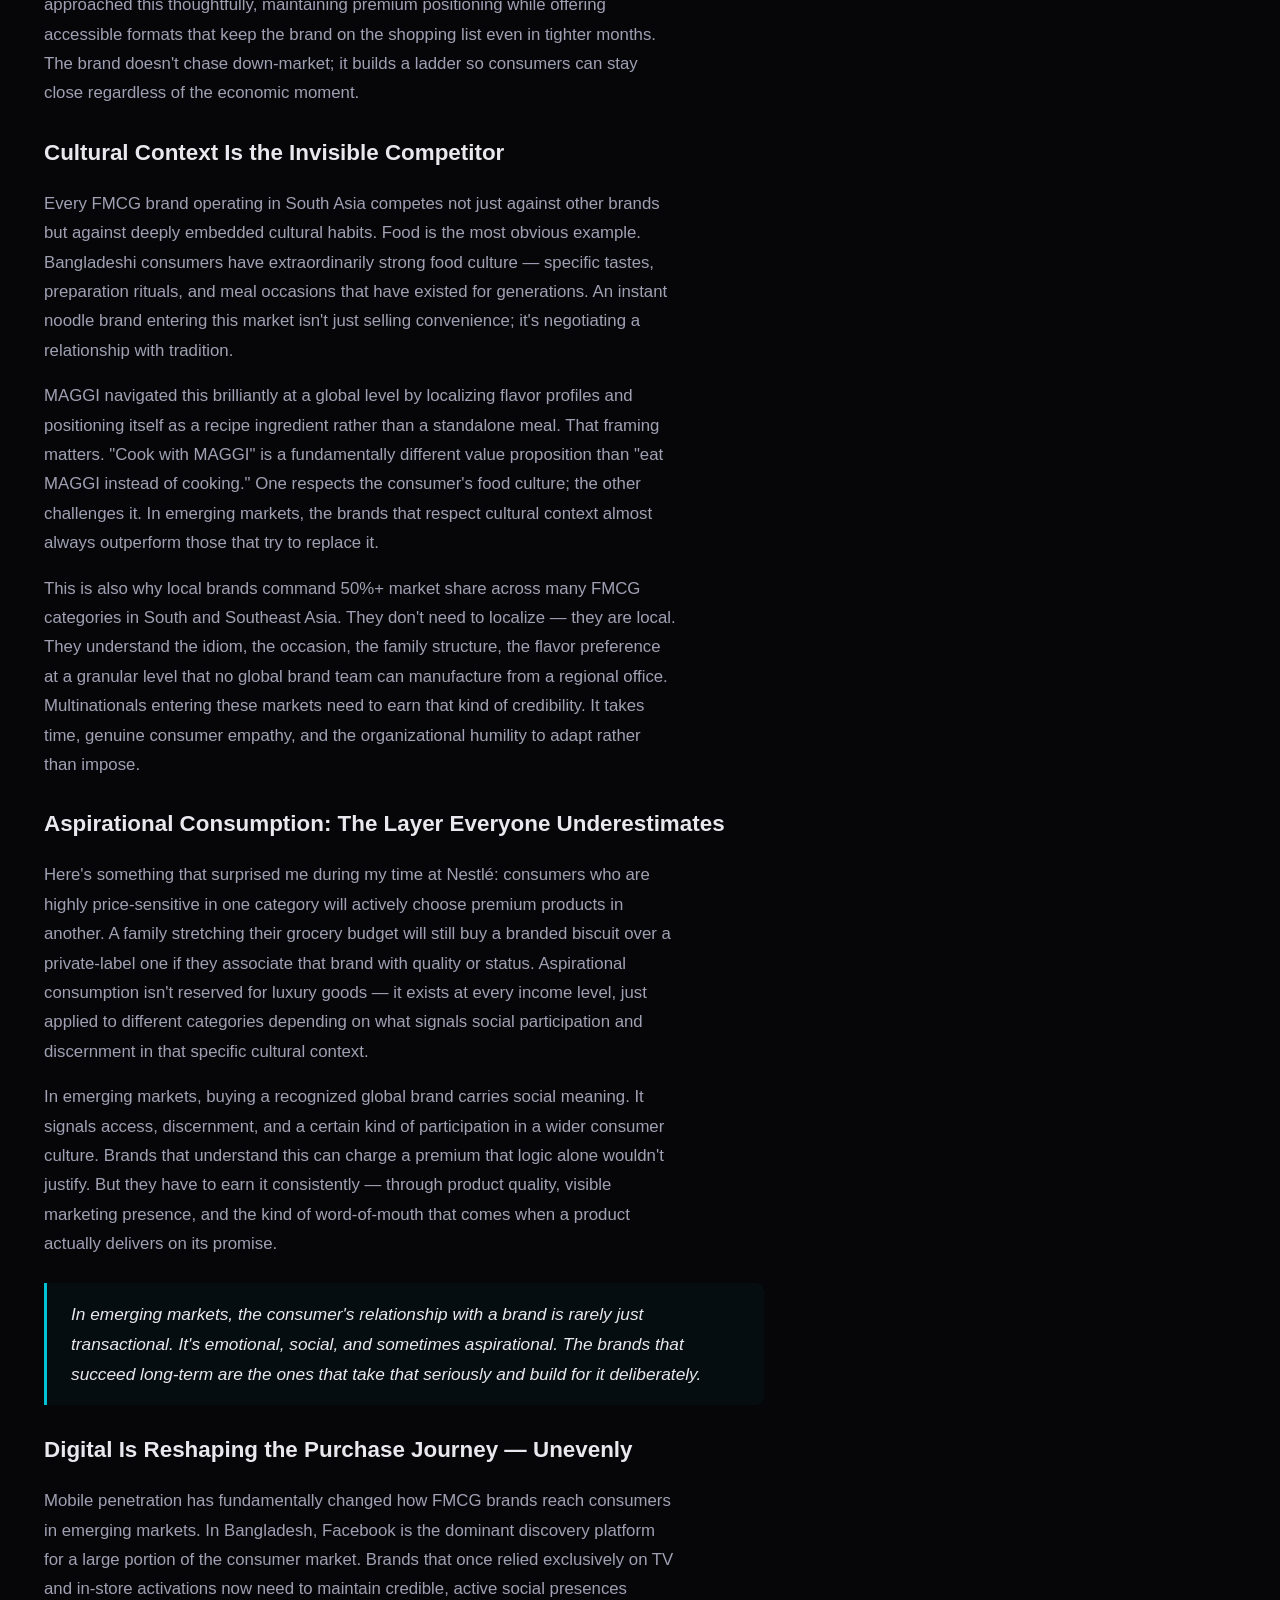
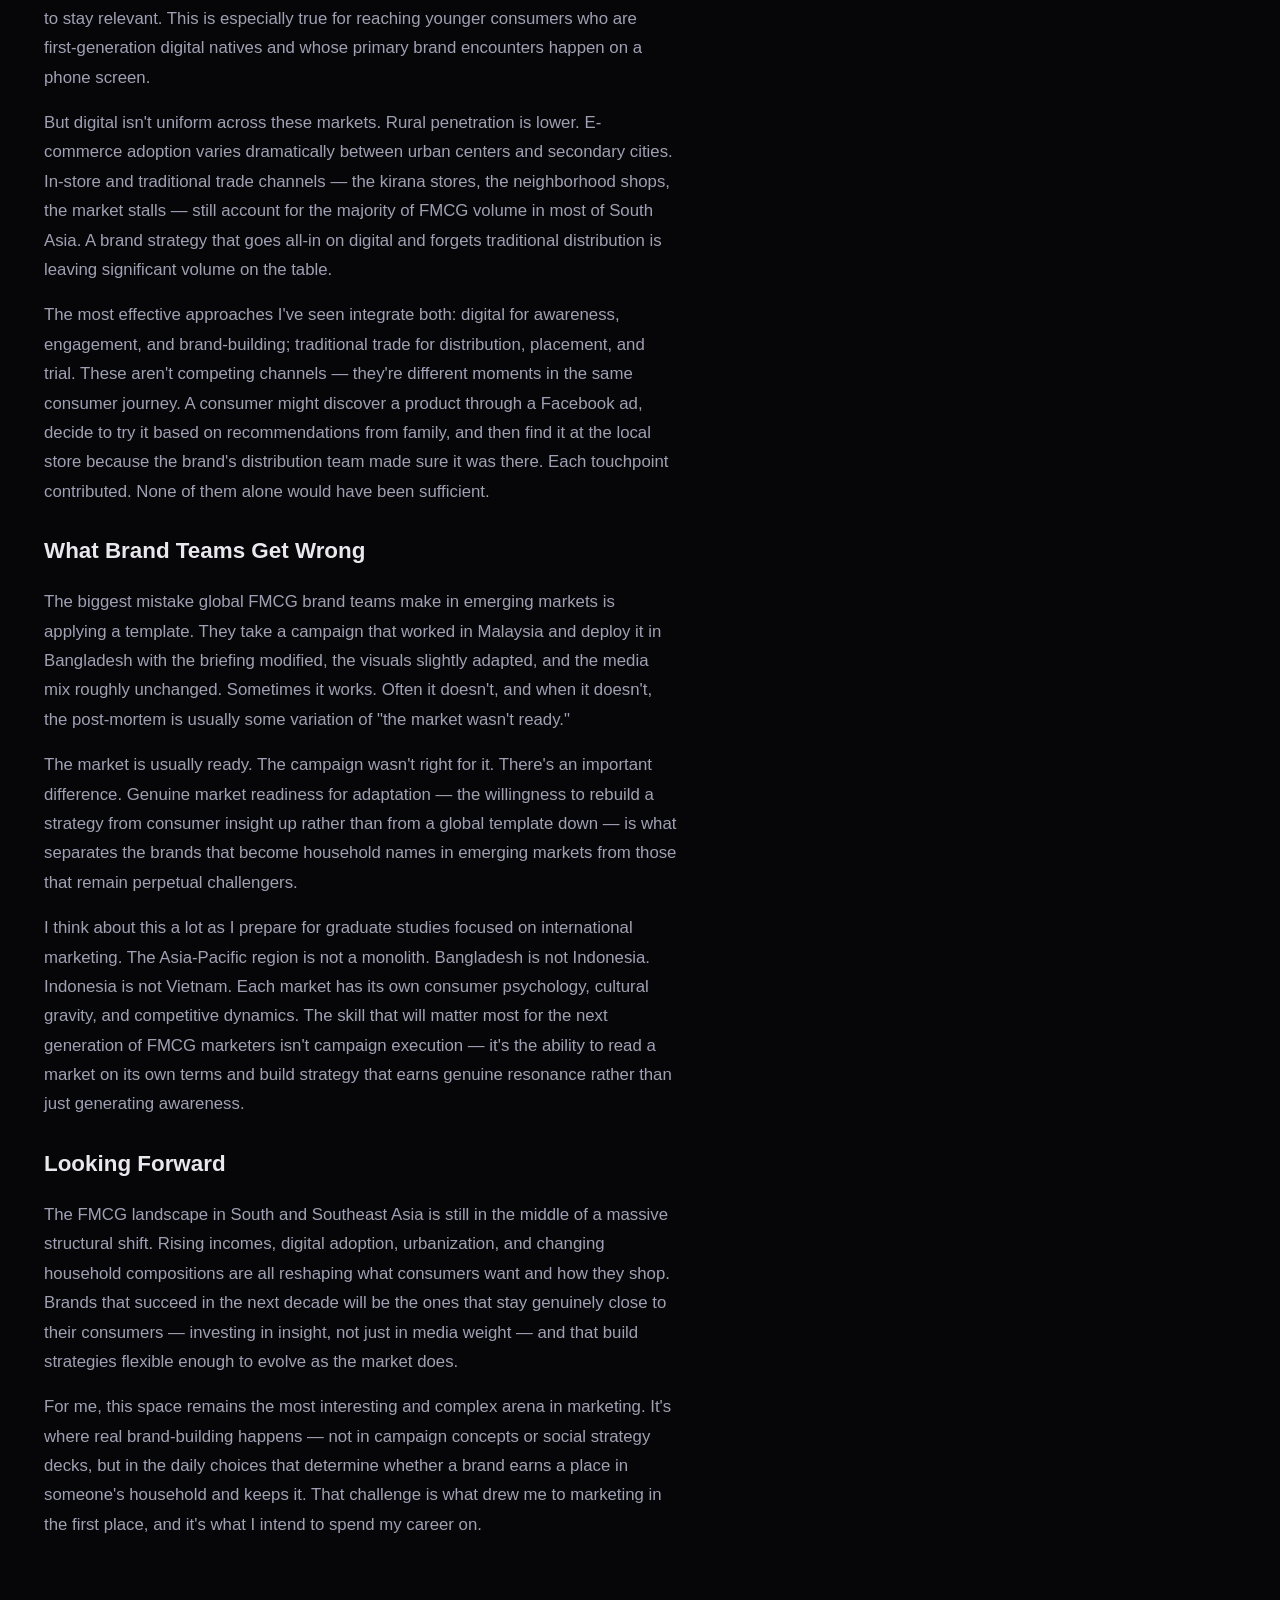
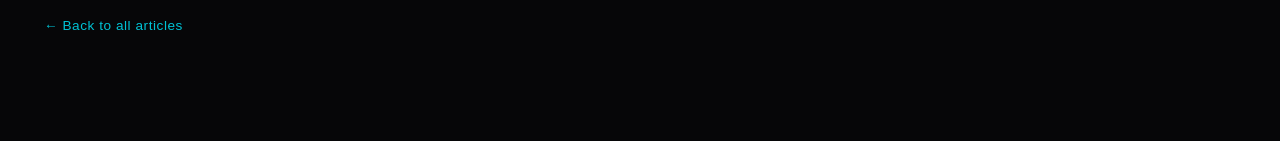
<file: articles/fmcg-consumer-behavior.html>
<!DOCTYPE html>
<html lang="en">
<head>
  <meta charset="UTF-8">
  <meta name="viewport" content="width=device-width, initial-scale=1.0">
  <title>FMCG Consumer Behavior in Emerging Markets — Shafin Shahriar Akhond</title>
  <meta name="description" content="Selling to consumers in South and Southeast Asia isn't just a scaled-down version of selling in developed markets. The rules are different, the motivations are layered, and brand strategies that win in London or Sydney often fall flat in Dhaka or Jakarta.">
  <link href="https://api.fontshare.com/v2/css?f[]=cabinet-grotesk@400,500,700,800&f[]=satoshi@300,400,500,600,700&display=swap" rel="stylesheet">
  <link rel="preconnect" href="https://fonts.googleapis.com"><link rel="preconnect" href="https://fonts.gstatic.com" crossorigin>
  <link href="https://fonts.googleapis.com/css2?family=JetBrains+Mono:wght@400;500;600;700&display=swap" rel="stylesheet">
  <link rel="stylesheet" href="../base.css">
  <link rel="stylesheet" href="../style.css">
  <style>
    .article-page { min-height: 100vh; padding-top: var(--s16); }
    .article-hero { position: relative; width: 100%; max-height: 420px; overflow: hidden; border-radius: 12px; margin-bottom: var(--s8); }
    .article-hero img { width: 100%; height: 420px; object-fit: cover; display: block; }
    .article-hero::after { content: ''; position: absolute; bottom: 0; left: 0; right: 0; height: 50%; background: linear-gradient(to top, var(--bg), transparent); }
    .article-back { display: inline-flex; align-items: center; gap: 6px; color: var(--tx3); font-family: var(--mono); font-size: .8rem; text-transform: uppercase; letter-spacing: .08em; text-decoration: none; margin-bottom: var(--s6); transition: color .2s; }
    .article-back:hover { color: var(--ac); }
    .article-back svg { width: 16px; height: 16px; }
    .article-cat { display: inline-block; font-family: var(--mono); font-size: .75rem; text-transform: uppercase; letter-spacing: .1em; color: var(--ac); background: rgba(0,194,212,.08); padding: 4px 12px; border-radius: 4px; margin-bottom: var(--s4); }
    .article-title { font-family: var(--display); font-size: clamp(1.8rem, 4vw, 2.8rem); font-weight: 800; line-height: 1.15; color: var(--tx1); margin-bottom: var(--s4); }
    .article-meta { display: flex; gap: var(--s4); font-family: var(--mono); font-size: .8rem; color: var(--tx3); letter-spacing: .04em; margin-bottom: var(--s8); flex-wrap: wrap; }
    .article-meta span { display: flex; align-items: center; gap: 4px; }
    .article-body { max-width: 720px; }
    .article-body p { font-family: var(--body); font-size: 1.05rem; line-height: 1.75; color: var(--tx2); margin-bottom: var(--s4); }
    .article-body h2 { font-family: var(--display); font-size: 1.4rem; font-weight: 700; color: var(--tx1); margin-top: var(--s8); margin-bottom: var(--s4); padding-bottom: var(--s2); border-bottom: 1px solid var(--bd); }
    .article-body h3 { font-family: var(--display); font-size: 1.15rem; font-weight: 600; color: var(--tx1); margin-top: var(--s6); margin-bottom: var(--s3); }
    .article-body blockquote { border-left: 3px solid var(--ac); margin: var(--s6) 0; padding: var(--s4) var(--s6); background: rgba(0,194,212,.04); border-radius: 0 8px 8px 0; }
    .article-body blockquote p { color: var(--tx1); font-style: italic; font-size: 1.08rem; margin-bottom: 0; }
    .article-body ul { margin: var(--s3) 0 var(--s4) var(--s4); list-style: none; }
    .article-body ul li { position: relative; padding-left: 20px; font-family: var(--body); font-size: 1.02rem; line-height: 1.7; color: var(--tx2); margin-bottom: var(--s2); }
    .article-body ul li::before { content: ''; position: absolute; left: 0; top: 10px; width: 8px; height: 8px; border: 1.5px solid var(--ac); border-radius: 2px; }
    .article-footer { margin-top: var(--s12); padding-top: var(--s6); border-top: 1px solid var(--bd); }
    .article-footer a { color: var(--ac); text-decoration: none; font-family: var(--mono); font-size: .85rem; letter-spacing: .04em; }
    .article-footer a:hover { text-decoration: underline; }
    @media (max-width: 768px) {
      .article-page { padding-top: var(--s12); }
      .article-hero { max-height: 240px; }
      .article-hero img { height: 240px; }
      .article-body p { font-size: 1rem; }
    }
  </style>
</head>
<body>
<div class="ambient" aria-hidden="true">
  <div class="ambient__orb ambient__orb--1"></div>
  <div class="ambient__orb ambient__orb--2"></div>
  <div class="ambient__grid"></div>
</div>

<nav class="nav" role="navigation" aria-label="Main navigation">
  <div class="nav__inner">
    <a href="../index.html#hero" class="nav__logo" aria-label="Home">
      <svg width="28" height="28" viewBox="0 0 28 28" fill="none"><rect width="28" height="28" rx="5" stroke="currentColor" stroke-width="1.2"/><path d="M8 20v-5c0-2 1.5-3.5 3.5-3.5H13l-3.5-3.5H13l3.5 3.5h1c2 0 3.5 1.5 3.5 3.5v5" stroke="url(#lg)" stroke-width="1.8" stroke-linecap="round" stroke-linejoin="round"/><path d="M14 11.5V20" stroke="url(#lg)" stroke-width="1.8" stroke-linecap="round"/><defs><linearGradient id="lg" x1="8" y1="8" x2="21" y2="20" gradientUnits="userSpaceOnUse"><stop stop-color="#00c2d4"/><stop offset="1" stop-color="#0066ff"/></linearGradient></defs></svg>
      <span>Shafin</span>
    </a>
    <ul class="nav__links" role="list">
      <li><a href="../index.html#about">About</a></li>
      <li><a href="../index.html#experience">Experience</a></li>
      <li><a href="../index.html#blog">Blog</a></li>
      <li><a href="../index.html#contact" class="nav__cta">Contact</a></li>
    </ul>
    <button class="nav__toggle" aria-label="Toggle menu" aria-expanded="false"><span></span><span></span><span></span></button>
  </div>
</nav>

<div class="page">
<section class="sec article-page">
  <div class="container">
    <a href="../index.html#blog" class="article-back"><svg xmlns="http://www.w3.org/2000/svg" width="16" height="16" viewBox="0 0 24 24" fill="none" stroke="currentColor" stroke-width="2" stroke-linecap="round" stroke-linejoin="round"><path d="m15 18-6-6 6-6"/></svg> Back to Blog</a>

    <div class="article-hero">
      <img src="../assets/blog-fmcg-behavior.jpg" alt="FMCG Consumer Behavior in Emerging Markets" loading="eager">
    </div>

    <div class="article-cat">FMCG & Brand</div>
    <h1 class="article-title">FMCG Consumer Behavior in Emerging Markets</h1>
    <div class="article-meta">
      <span>By Md. Shafin Shahriar Akhond</span>
      <span>&middot;</span>
      <span>Mar 2026</span>
      <span>&middot;</span>
      <span>8 min read</span>
    </div>

    <div class="article-body">
      <p>Working on the MAGGI brand in Bangladesh gave me a front-row seat to something that most marketing textbooks treat as a footnote: the sheer complexity of the emerging market consumer. MAGGI isn't just a noodle brand here. For many households, it's a trusted staple, an aspirational product, and a familiar comfort all at once. Understanding how those layers interact is the real work of FMCG brand management in this part of the world.</p>
      <p>Southeast Asia's FMCG sector grew over 4% in 2025, powered by rising middle-class incomes, expanding urban populations, and a mobile-first retail shift. But growth at the macro level can mask wildly different realities at the consumer level. Price sensitivity, cultural context, and aspirational consumption don't move in sync — and brands that treat them as if they do tend to get humbled quickly. I watched this play out firsthand, and it fundamentally shaped how I think about brand strategy.</p>
      <h2>Price Sensitivity Isn't What You Think It Is</h2>
      <p>The conventional assumption about emerging market consumers is simple: they're price sensitive, so lead with value. Cheaper products win. That's not wrong exactly, but it's dangerously incomplete.</p>
      <p>Yes, 42% of consumers in these markets actively seek out lower-priced alternatives to the products they prefer. But notice the framing — alternatives to products they prefer. They're not abandoning brand loyalty; they're looking for ways to maintain it at a sustainable price point. This is a crucial distinction. The consumer hasn't stopped wanting MAGGI. They're asking whether they can still afford it this month, and what happens if they can't.</p>
      <p>The strategic response to this isn't to discount your flagship product into irrelevance. It's to build a price-pack architecture that keeps your brand within reach across income levels. Smaller pack sizes, entry-price SKUs, and combo promotions aren't margin sacrifices — they're brand retention strategies. MAGGI in Bangladesh has approached this thoughtfully, maintaining premium positioning while offering accessible formats that keep the brand on the shopping list even in tighter months. The brand doesn't chase down-market; it builds a ladder so consumers can stay close regardless of the economic moment.</p>
      <h2>Cultural Context Is the Invisible Competitor</h2>
      <p>Every FMCG brand operating in South Asia competes not just against other brands but against deeply embedded cultural habits. Food is the most obvious example. Bangladeshi consumers have extraordinarily strong food culture — specific tastes, preparation rituals, and meal occasions that have existed for generations. An instant noodle brand entering this market isn't just selling convenience; it's negotiating a relationship with tradition.</p>
      <p>MAGGI navigated this brilliantly at a global level by localizing flavor profiles and positioning itself as a recipe ingredient rather than a standalone meal. That framing matters. "Cook with MAGGI" is a fundamentally different value proposition than "eat MAGGI instead of cooking." One respects the consumer's food culture; the other challenges it. In emerging markets, the brands that respect cultural context almost always outperform those that try to replace it.</p>
      <p>This is also why local brands command 50%+ market share across many FMCG categories in South and Southeast Asia. They don't need to localize — they are local. They understand the idiom, the occasion, the family structure, the flavor preference at a granular level that no global brand team can manufacture from a regional office. Multinationals entering these markets need to earn that kind of credibility. It takes time, genuine consumer empathy, and the organizational humility to adapt rather than impose.</p>
      <h2>Aspirational Consumption: The Layer Everyone Underestimates</h2>
      <p>Here's something that surprised me during my time at Nestlé: consumers who are highly price-sensitive in one category will actively choose premium products in another. A family stretching their grocery budget will still buy a branded biscuit over a private-label one if they associate that brand with quality or status. Aspirational consumption isn't reserved for luxury goods — it exists at every income level, just applied to different categories depending on what signals social participation and discernment in that specific cultural context.</p>
      <p>In emerging markets, buying a recognized global brand carries social meaning. It signals access, discernment, and a certain kind of participation in a wider consumer culture. Brands that understand this can charge a premium that logic alone wouldn't justify. But they have to earn it consistently — through product quality, visible marketing presence, and the kind of word-of-mouth that comes when a product actually delivers on its promise.</p>
      <blockquote><p>In emerging markets, the consumer's relationship with a brand is rarely just transactional. It's emotional, social, and sometimes aspirational. The brands that succeed long-term are the ones that take that seriously and build for it deliberately.</p></blockquote>
      <h2>Digital Is Reshaping the Purchase Journey — Unevenly</h2>
      <p>Mobile penetration has fundamentally changed how FMCG brands reach consumers in emerging markets. In Bangladesh, Facebook is the dominant discovery platform for a large portion of the consumer market. Brands that once relied exclusively on TV and in-store activations now need to maintain credible, active social presences to stay relevant. This is especially true for reaching younger consumers who are first-generation digital natives and whose primary brand encounters happen on a phone screen.</p>
      <p>But digital isn't uniform across these markets. Rural penetration is lower. E-commerce adoption varies dramatically between urban centers and secondary cities. In-store and traditional trade channels — the kirana stores, the neighborhood shops, the market stalls — still account for the majority of FMCG volume in most of South Asia. A brand strategy that goes all-in on digital and forgets traditional distribution is leaving significant volume on the table.</p>
      <p>The most effective approaches I've seen integrate both: digital for awareness, engagement, and brand-building; traditional trade for distribution, placement, and trial. These aren't competing channels — they're different moments in the same consumer journey. A consumer might discover a product through a Facebook ad, decide to try it based on recommendations from family, and then find it at the local store because the brand's distribution team made sure it was there. Each touchpoint contributed. None of them alone would have been sufficient.</p>
      <h2>What Brand Teams Get Wrong</h2>
      <p>The biggest mistake global FMCG brand teams make in emerging markets is applying a template. They take a campaign that worked in Malaysia and deploy it in Bangladesh with the briefing modified, the visuals slightly adapted, and the media mix roughly unchanged. Sometimes it works. Often it doesn't, and when it doesn't, the post-mortem is usually some variation of "the market wasn't ready."</p>
      <p>The market is usually ready. The campaign wasn't right for it. There's an important difference. Genuine market readiness for adaptation — the willingness to rebuild a strategy from consumer insight up rather than from a global template down — is what separates the brands that become household names in emerging markets from those that remain perpetual challengers.</p>
      <p>I think about this a lot as I prepare for graduate studies focused on international marketing. The Asia-Pacific region is not a monolith. Bangladesh is not Indonesia. Indonesia is not Vietnam. Each market has its own consumer psychology, cultural gravity, and competitive dynamics. The skill that will matter most for the next generation of FMCG marketers isn't campaign execution — it's the ability to read a market on its own terms and build strategy that earns genuine resonance rather than just generating awareness.</p>
      <h2>Looking Forward</h2>
      <p>The FMCG landscape in South and Southeast Asia is still in the middle of a massive structural shift. Rising incomes, digital adoption, urbanization, and changing household compositions are all reshaping what consumers want and how they shop. Brands that succeed in the next decade will be the ones that stay genuinely close to their consumers — investing in insight, not just in media weight — and that build strategies flexible enough to evolve as the market does.</p>
      <p>For me, this space remains the most interesting and complex arena in marketing. It's where real brand-building happens — not in campaign concepts or social strategy decks, but in the daily choices that determine whether a brand earns a place in someone's household and keeps it. That challenge is what drew me to marketing in the first place, and it's what I intend to spend my career on.</p>
    </div>

    <div class="article-footer">
      <a href="../index.html#blog">&larr; Back to all articles</a>
    </div>
  </div>
</section>
</div>

<script>
  // Minimal nav toggle for article pages
  const navToggle = document.querySelector('.nav__toggle');
  const navLinks = document.querySelector('.nav__links');
  if (navToggle && navLinks) {
    navToggle.addEventListener('click', () => {
      const isOpen = navLinks.classList.toggle('open');
      navToggle.classList.toggle('active');
      navToggle.setAttribute('aria-expanded', isOpen);
      document.body.style.overflow = isOpen ? 'hidden' : '';
    });
    navLinks.querySelectorAll('a').forEach(link => {
      link.addEventListener('click', () => {
        navLinks.classList.remove('open');
        navToggle.classList.remove('active');
        document.body.style.overflow = '';
      });
    });
  }
  // Scroll nav
  const nav = document.querySelector('.nav');
  window.addEventListener('scroll', () => {
    nav.classList.toggle('nav--scrolled', scrollY > 60);
  }, { passive: true });
</script>
<script data-pplx-inline-edit>
(function(){
  if(window===window.top)return;
  function inlineAll(orig,clone){
    if(orig.nodeType!==1)return;
    try{
      var cs=getComputedStyle(orig);
      var t='';
      for(var i=0;i<cs.length;i++){t+=cs[i]+':'+cs.getPropertyValue(cs[i])+';';}
      clone.style.cssText=t;
    }catch(e){}
    var oc=orig.children,cc=clone.children;
    for(var j=0;j<oc.length&&j<cc.length;j++){inlineAll(oc[j],cc[j]);}
  }
  function stripExternal(clone){
    var imgs=clone.querySelectorAll('img');
    for(var i=0;i<imgs.length;i++){
      var s=imgs[i].getAttribute('src');
      if(s&&!s.startsWith('data:'))imgs[i].removeAttribute('src');
    }
    var all=clone.querySelectorAll('*');
    for(var i=0;i<all.length;i++){
      var st=all[i].style.cssText;
      if(st&&st.indexOf('url(')>=0){
        all[i].style.cssText=st.replace(/url\(["']?(?!data:)[^)"']*["']?\)/gi,'none');
      }
    }
  }
  window.addEventListener('message',function(e){
    if(!e.data||e.data.type!=='INLINE_EDIT_CAPTURE_REQUEST')return;
    var scrollX=window.scrollX||window.pageXOffset||0;
    var scrollY=window.scrollY||window.pageYOffset||0;
    var w=window.innerWidth,h=window.innerHeight;
    try{
      var clone=document.documentElement.cloneNode(true);
      var rm=clone.querySelectorAll('script,link[rel="stylesheet"],style');
      for(var i=0;i<rm.length;i++){rm[i].remove();}
      inlineAll(document.documentElement,clone);
      stripExternal(clone);
      var html=new XMLSerializer().serializeToString(clone);
      var svg='<svg xmlns="http://www.w3.org/2000/svg" width="'+w+'" height="'+h+'">'
        +'<foreignObject width="100%" height="100%">'
        +'<div xmlns="http://www.w3.org/1999/xhtml" style="width:'+w+'px;height:'+h+'px;overflow:hidden">'
        +'<div style="transform:translate(-'+scrollX+'px,-'+scrollY+'px);transform-origin:top left">'
        +html+'</div></div></foreignObject></svg>';
      var svgUrl='data:image/svg+xml;charset=utf-8,'+encodeURIComponent(svg);
      var img=new Image();
      img.onload=function(){
        var c=document.createElement('canvas');c.width=w;c.height=h;
        c.getContext('2d').drawImage(img,0,0);
        window.parent.postMessage({type:'INLINE_EDIT_SCREENSHOT_RESULT',dataUrl:c.toDataURL('image/png'),scrollX:scrollX,scrollY:scrollY},'*');
      };
      img.onerror=function(){
        window.parent.postMessage({type:'INLINE_EDIT_SCREENSHOT_RESULT',dataUrl:null,scrollX:scrollX,scrollY:scrollY},'*');
      };
      img.src=svgUrl;
    }catch(err){
      window.parent.postMessage({type:'INLINE_EDIT_SCREENSHOT_RESULT',dataUrl:null,scrollX:scrollX,scrollY:scrollY},'*');
    }
  });
})();
</script></body>
</html>
</file>
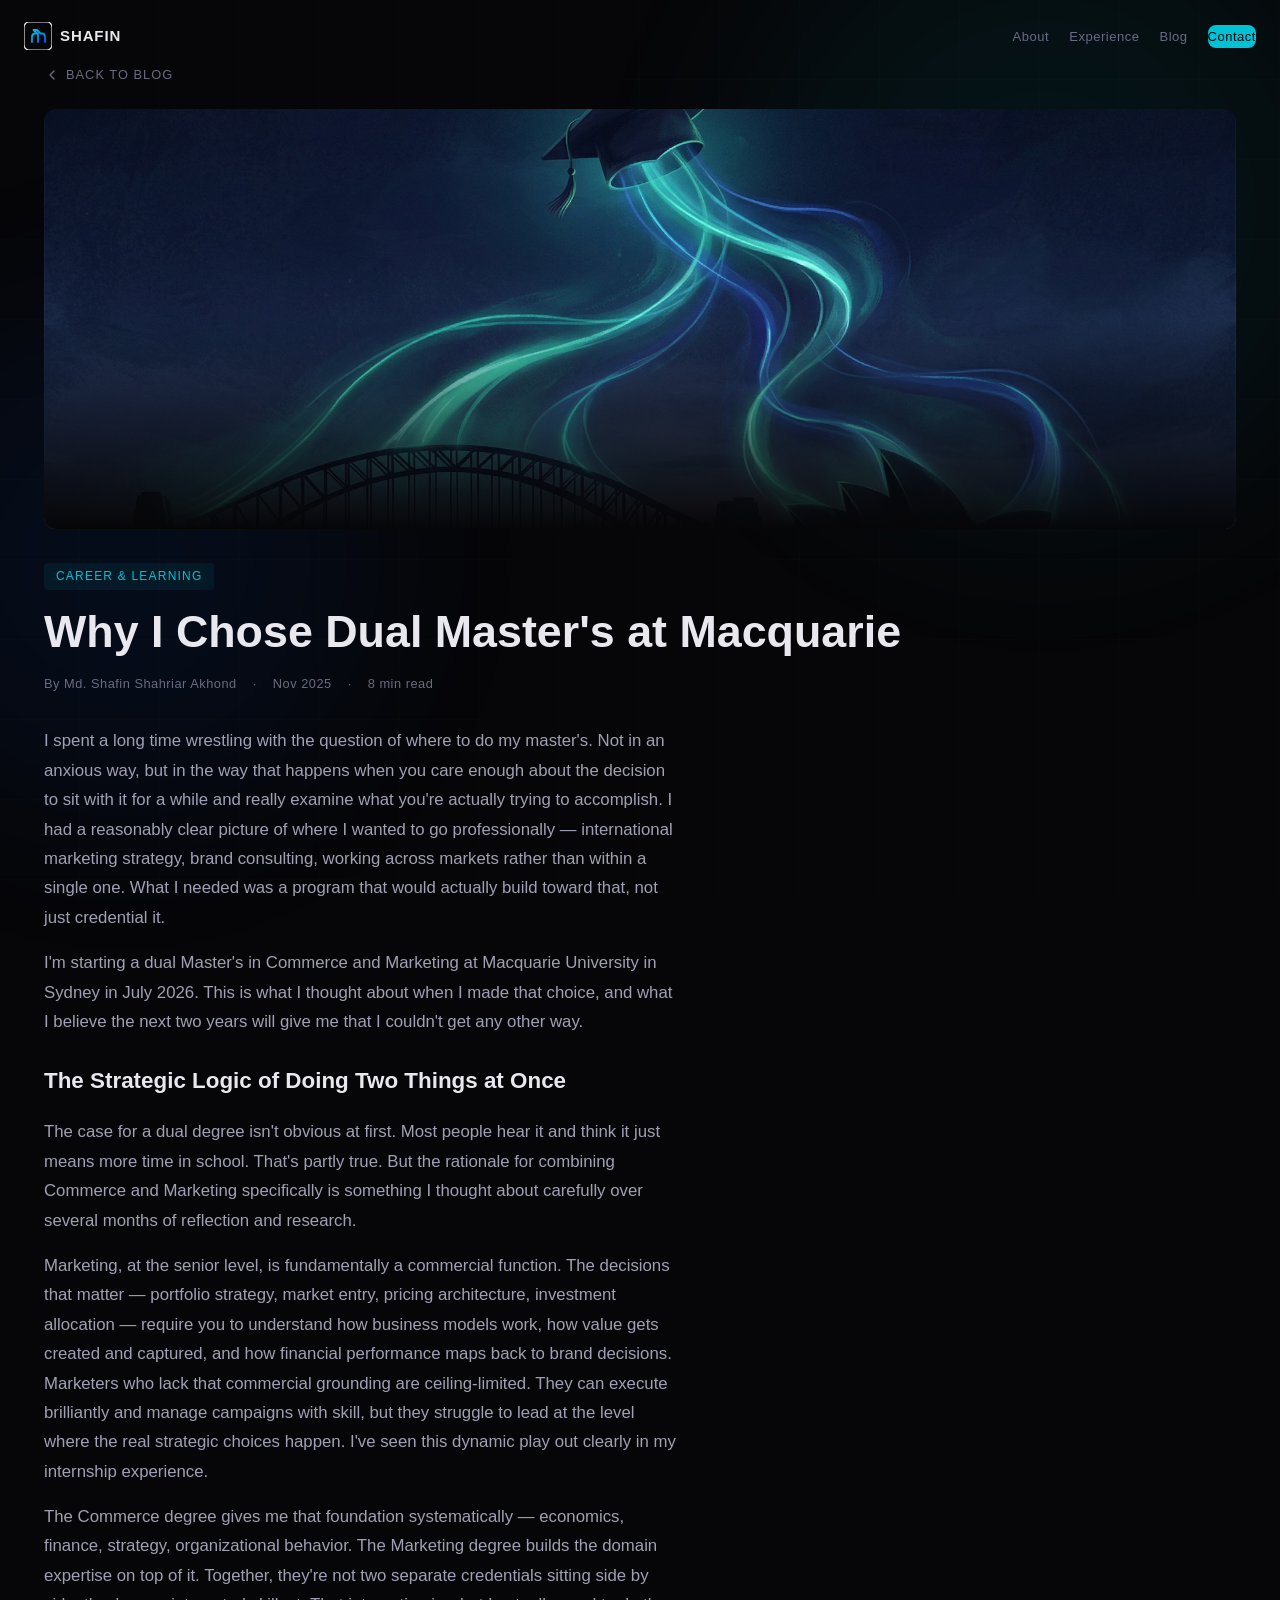
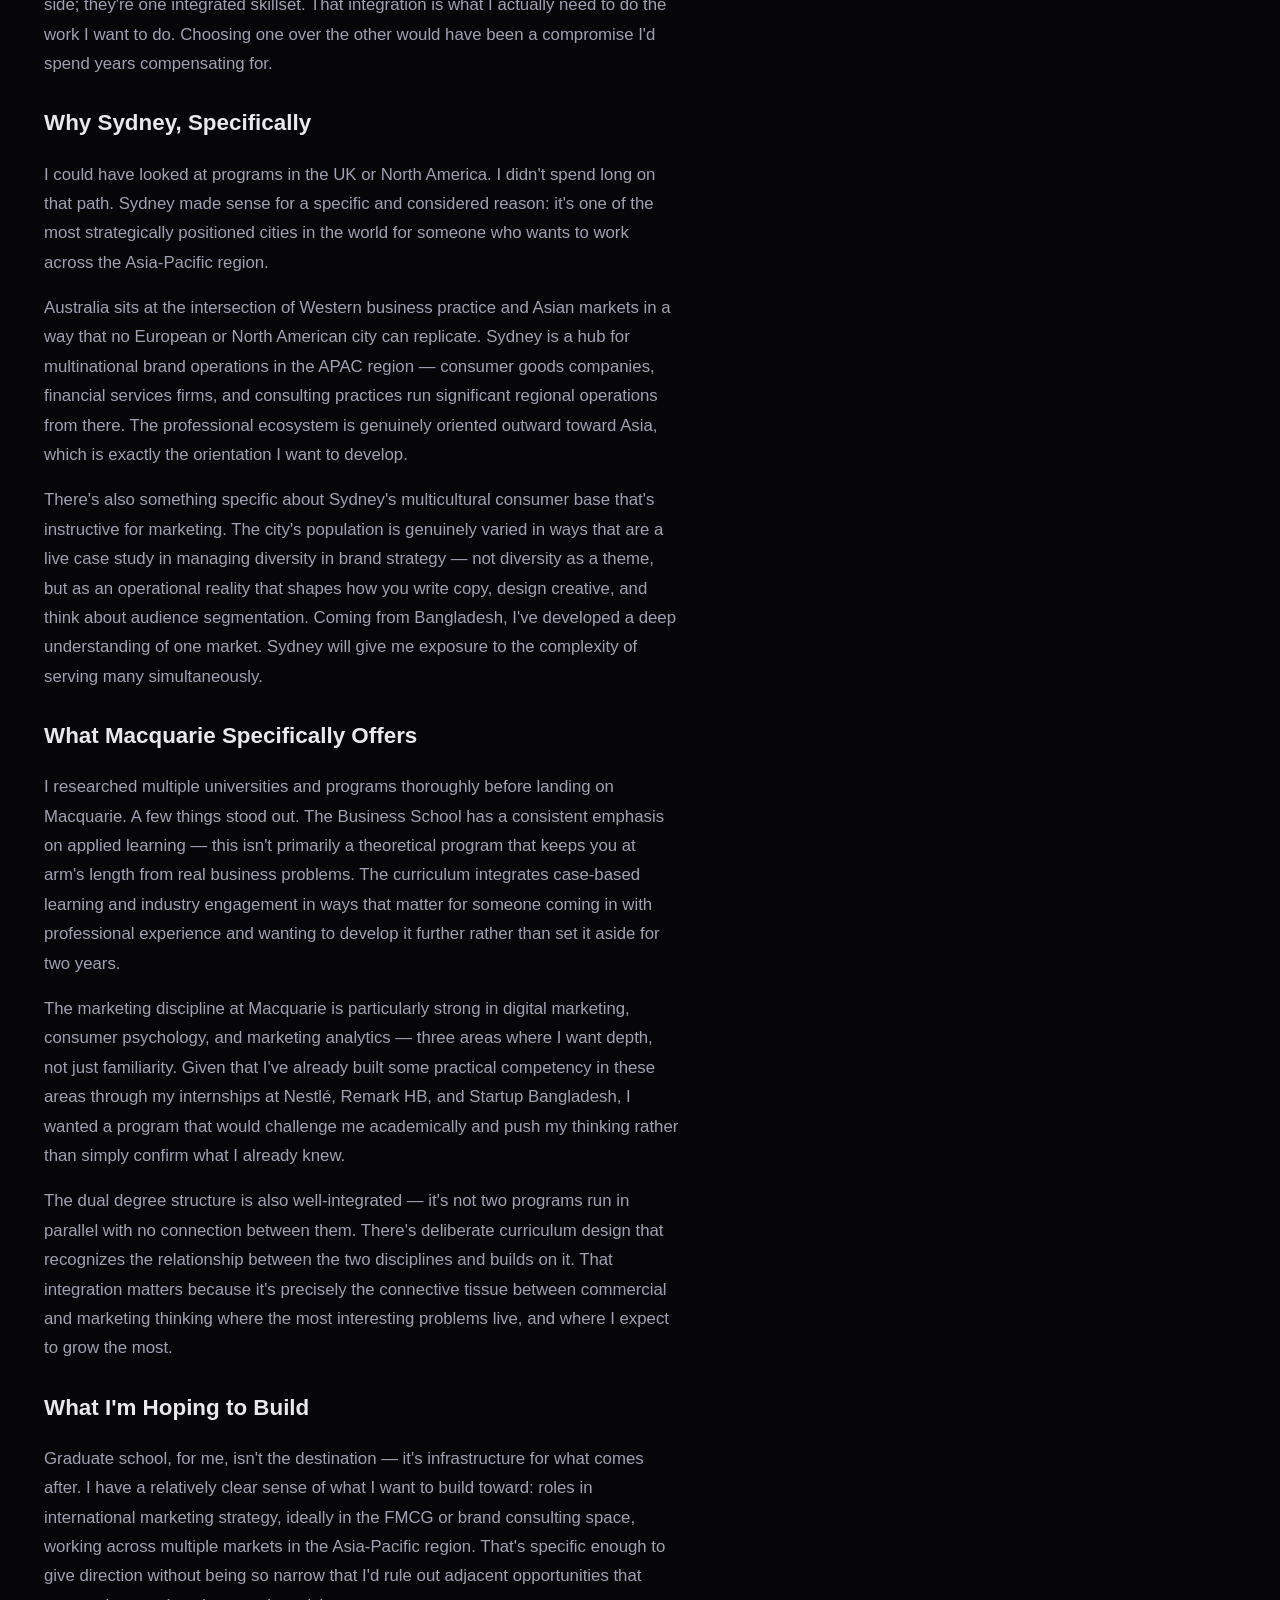
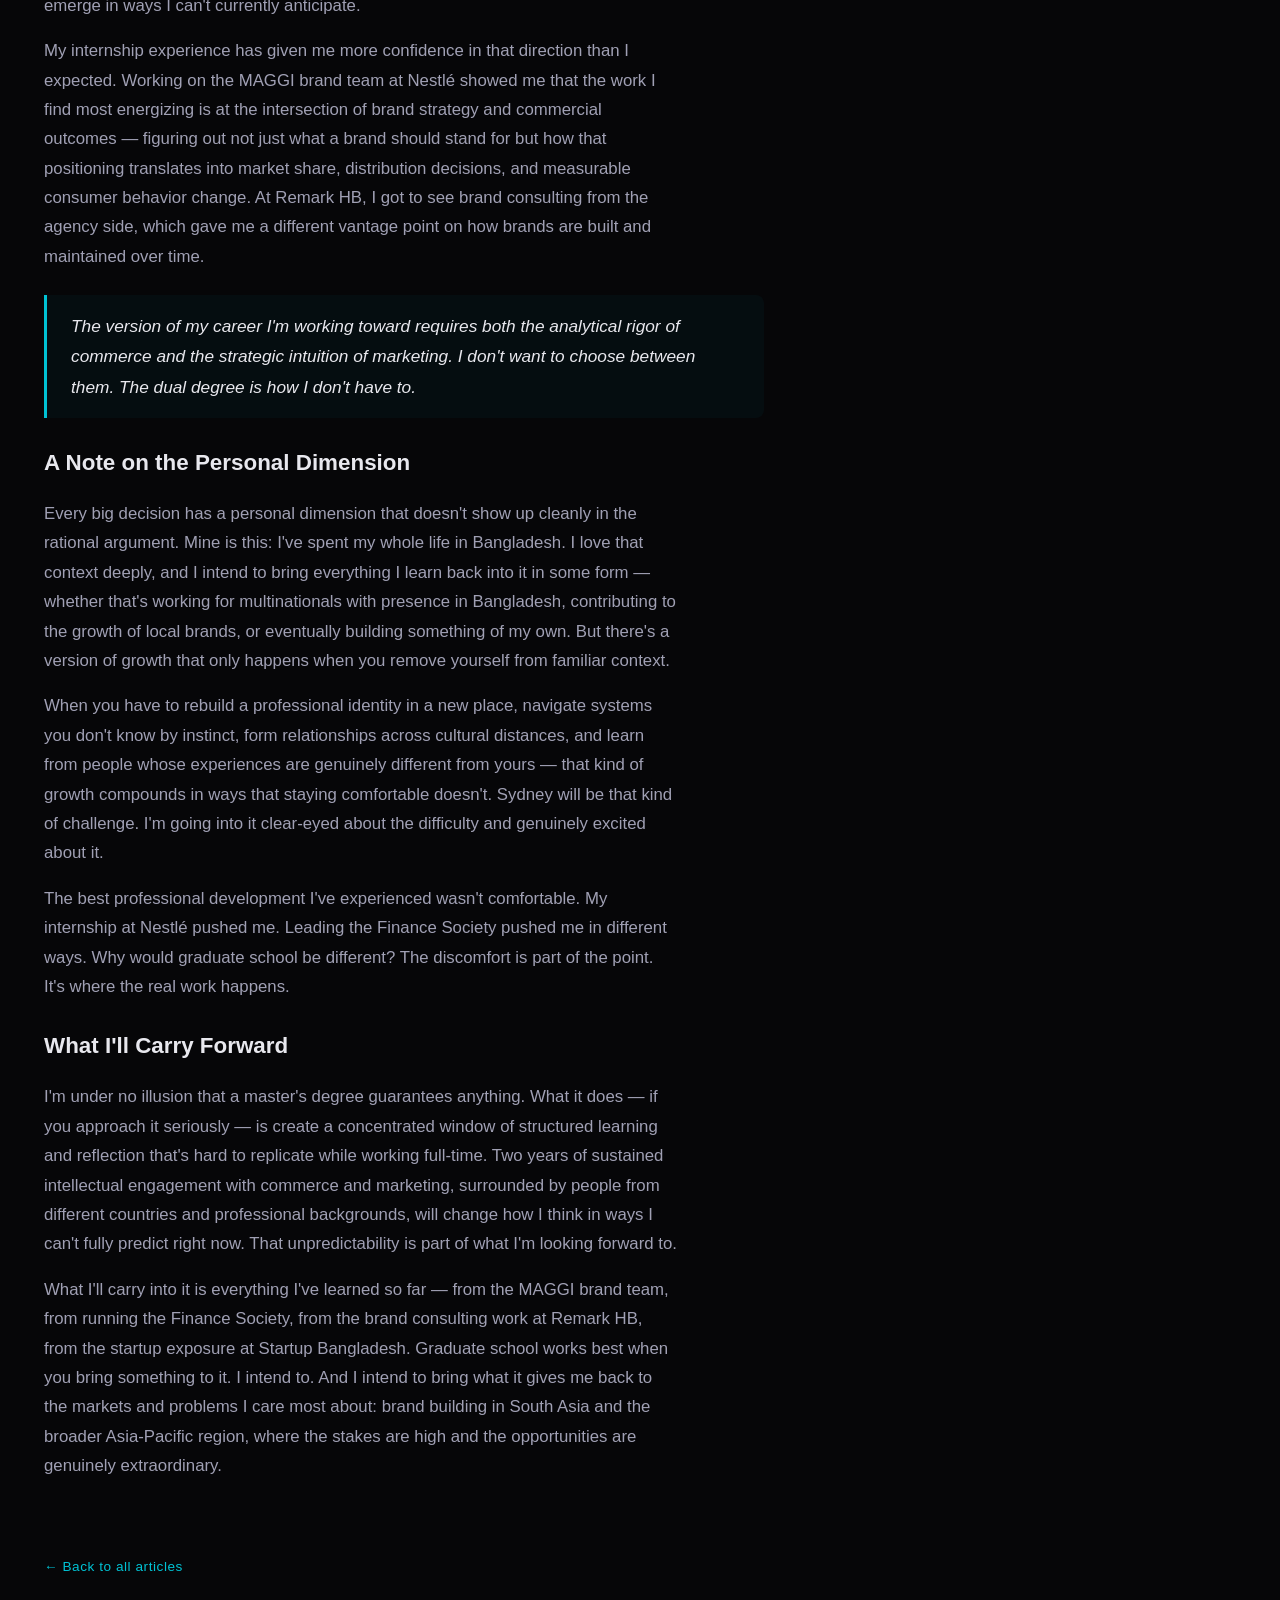
<file: articles/macquarie-dual-masters.html>
<!DOCTYPE html>
<html lang="en">
<head>
  <meta charset="UTF-8">
  <meta name="viewport" content="width=device-width, initial-scale=1.0">
  <title>Why I Chose Dual Master's at Macquarie — Shafin Shahriar Akhond</title>
  <meta name="description" content="Choosing a graduate program is one of those decisions that's easy to overcomplicate and easy to get wrong. Here's how I thought about it — and why Macquarie University's dual Master's in Commerce and Marketing ended up being the clearest choice I could make.">
  <link href="https://api.fontshare.com/v2/css?f[]=cabinet-grotesk@400,500,700,800&f[]=satoshi@300,400,500,600,700&display=swap" rel="stylesheet">
  <link rel="preconnect" href="https://fonts.googleapis.com"><link rel="preconnect" href="https://fonts.gstatic.com" crossorigin>
  <link href="https://fonts.googleapis.com/css2?family=JetBrains+Mono:wght@400;500;600;700&display=swap" rel="stylesheet">
  <link rel="stylesheet" href="../base.css">
  <link rel="stylesheet" href="../style.css">
  <style>
    .article-page { min-height: 100vh; padding-top: var(--s16); }
    .article-hero { position: relative; width: 100%; max-height: 420px; overflow: hidden; border-radius: 12px; margin-bottom: var(--s8); }
    .article-hero img { width: 100%; height: 420px; object-fit: cover; display: block; }
    .article-hero::after { content: ''; position: absolute; bottom: 0; left: 0; right: 0; height: 50%; background: linear-gradient(to top, var(--bg), transparent); }
    .article-back { display: inline-flex; align-items: center; gap: 6px; color: var(--tx3); font-family: var(--mono); font-size: .8rem; text-transform: uppercase; letter-spacing: .08em; text-decoration: none; margin-bottom: var(--s6); transition: color .2s; }
    .article-back:hover { color: var(--ac); }
    .article-back svg { width: 16px; height: 16px; }
    .article-cat { display: inline-block; font-family: var(--mono); font-size: .75rem; text-transform: uppercase; letter-spacing: .1em; color: var(--ac); background: rgba(0,194,212,.08); padding: 4px 12px; border-radius: 4px; margin-bottom: var(--s4); }
    .article-title { font-family: var(--display); font-size: clamp(1.8rem, 4vw, 2.8rem); font-weight: 800; line-height: 1.15; color: var(--tx1); margin-bottom: var(--s4); }
    .article-meta { display: flex; gap: var(--s4); font-family: var(--mono); font-size: .8rem; color: var(--tx3); letter-spacing: .04em; margin-bottom: var(--s8); flex-wrap: wrap; }
    .article-meta span { display: flex; align-items: center; gap: 4px; }
    .article-body { max-width: 720px; }
    .article-body p { font-family: var(--body); font-size: 1.05rem; line-height: 1.75; color: var(--tx2); margin-bottom: var(--s4); }
    .article-body h2 { font-family: var(--display); font-size: 1.4rem; font-weight: 700; color: var(--tx1); margin-top: var(--s8); margin-bottom: var(--s4); padding-bottom: var(--s2); border-bottom: 1px solid var(--bd); }
    .article-body h3 { font-family: var(--display); font-size: 1.15rem; font-weight: 600; color: var(--tx1); margin-top: var(--s6); margin-bottom: var(--s3); }
    .article-body blockquote { border-left: 3px solid var(--ac); margin: var(--s6) 0; padding: var(--s4) var(--s6); background: rgba(0,194,212,.04); border-radius: 0 8px 8px 0; }
    .article-body blockquote p { color: var(--tx1); font-style: italic; font-size: 1.08rem; margin-bottom: 0; }
    .article-body ul { margin: var(--s3) 0 var(--s4) var(--s4); list-style: none; }
    .article-body ul li { position: relative; padding-left: 20px; font-family: var(--body); font-size: 1.02rem; line-height: 1.7; color: var(--tx2); margin-bottom: var(--s2); }
    .article-body ul li::before { content: ''; position: absolute; left: 0; top: 10px; width: 8px; height: 8px; border: 1.5px solid var(--ac); border-radius: 2px; }
    .article-footer { margin-top: var(--s12); padding-top: var(--s6); border-top: 1px solid var(--bd); }
    .article-footer a { color: var(--ac); text-decoration: none; font-family: var(--mono); font-size: .85rem; letter-spacing: .04em; }
    .article-footer a:hover { text-decoration: underline; }
    @media (max-width: 768px) {
      .article-page { padding-top: var(--s12); }
      .article-hero { max-height: 240px; }
      .article-hero img { height: 240px; }
      .article-body p { font-size: 1rem; }
    }
  </style>
</head>
<body>
<div class="ambient" aria-hidden="true">
  <div class="ambient__orb ambient__orb--1"></div>
  <div class="ambient__orb ambient__orb--2"></div>
  <div class="ambient__grid"></div>
</div>

<nav class="nav" role="navigation" aria-label="Main navigation">
  <div class="nav__inner">
    <a href="../index.html#hero" class="nav__logo" aria-label="Home">
      <svg width="28" height="28" viewBox="0 0 28 28" fill="none"><rect width="28" height="28" rx="5" stroke="currentColor" stroke-width="1.2"/><path d="M8 20v-5c0-2 1.5-3.5 3.5-3.5H13l-3.5-3.5H13l3.5 3.5h1c2 0 3.5 1.5 3.5 3.5v5" stroke="url(#lg)" stroke-width="1.8" stroke-linecap="round" stroke-linejoin="round"/><path d="M14 11.5V20" stroke="url(#lg)" stroke-width="1.8" stroke-linecap="round"/><defs><linearGradient id="lg" x1="8" y1="8" x2="21" y2="20" gradientUnits="userSpaceOnUse"><stop stop-color="#00c2d4"/><stop offset="1" stop-color="#0066ff"/></linearGradient></defs></svg>
      <span>Shafin</span>
    </a>
    <ul class="nav__links" role="list">
      <li><a href="../index.html#about">About</a></li>
      <li><a href="../index.html#experience">Experience</a></li>
      <li><a href="../index.html#blog">Blog</a></li>
      <li><a href="../index.html#contact" class="nav__cta">Contact</a></li>
    </ul>
    <button class="nav__toggle" aria-label="Toggle menu" aria-expanded="false"><span></span><span></span><span></span></button>
  </div>
</nav>

<div class="page">
<section class="sec article-page">
  <div class="container">
    <a href="../index.html#blog" class="article-back"><svg xmlns="http://www.w3.org/2000/svg" width="16" height="16" viewBox="0 0 24 24" fill="none" stroke="currentColor" stroke-width="2" stroke-linecap="round" stroke-linejoin="round"><path d="m15 18-6-6 6-6"/></svg> Back to Blog</a>

    <div class="article-hero">
      <img src="../assets/blog-macquarie-choice.jpg" alt="Why I Chose Dual Master's at Macquarie" loading="eager">
    </div>

    <div class="article-cat">Career & Learning</div>
    <h1 class="article-title">Why I Chose Dual Master's at Macquarie</h1>
    <div class="article-meta">
      <span>By Md. Shafin Shahriar Akhond</span>
      <span>&middot;</span>
      <span>Nov 2025</span>
      <span>&middot;</span>
      <span>8 min read</span>
    </div>

    <div class="article-body">
      <p>I spent a long time wrestling with the question of where to do my master's. Not in an anxious way, but in the way that happens when you care enough about the decision to sit with it for a while and really examine what you're actually trying to accomplish. I had a reasonably clear picture of where I wanted to go professionally — international marketing strategy, brand consulting, working across markets rather than within a single one. What I needed was a program that would actually build toward that, not just credential it.</p>
      <p>I'm starting a dual Master's in Commerce and Marketing at Macquarie University in Sydney in July 2026. This is what I thought about when I made that choice, and what I believe the next two years will give me that I couldn't get any other way.</p>
      <h2>The Strategic Logic of Doing Two Things at Once</h2>
      <p>The case for a dual degree isn't obvious at first. Most people hear it and think it just means more time in school. That's partly true. But the rationale for combining Commerce and Marketing specifically is something I thought about carefully over several months of reflection and research.</p>
      <p>Marketing, at the senior level, is fundamentally a commercial function. The decisions that matter — portfolio strategy, market entry, pricing architecture, investment allocation — require you to understand how business models work, how value gets created and captured, and how financial performance maps back to brand decisions. Marketers who lack that commercial grounding are ceiling-limited. They can execute brilliantly and manage campaigns with skill, but they struggle to lead at the level where the real strategic choices happen. I've seen this dynamic play out clearly in my internship experience.</p>
      <p>The Commerce degree gives me that foundation systematically — economics, finance, strategy, organizational behavior. The Marketing degree builds the domain expertise on top of it. Together, they're not two separate credentials sitting side by side; they're one integrated skillset. That integration is what I actually need to do the work I want to do. Choosing one over the other would have been a compromise I'd spend years compensating for.</p>
      <h2>Why Sydney, Specifically</h2>
      <p>I could have looked at programs in the UK or North America. I didn't spend long on that path. Sydney made sense for a specific and considered reason: it's one of the most strategically positioned cities in the world for someone who wants to work across the Asia-Pacific region.</p>
      <p>Australia sits at the intersection of Western business practice and Asian markets in a way that no European or North American city can replicate. Sydney is a hub for multinational brand operations in the APAC region — consumer goods companies, financial services firms, and consulting practices run significant regional operations from there. The professional ecosystem is genuinely oriented outward toward Asia, which is exactly the orientation I want to develop.</p>
      <p>There's also something specific about Sydney's multicultural consumer base that's instructive for marketing. The city's population is genuinely varied in ways that are a live case study in managing diversity in brand strategy — not diversity as a theme, but as an operational reality that shapes how you write copy, design creative, and think about audience segmentation. Coming from Bangladesh, I've developed a deep understanding of one market. Sydney will give me exposure to the complexity of serving many simultaneously.</p>
      <h2>What Macquarie Specifically Offers</h2>
      <p>I researched multiple universities and programs thoroughly before landing on Macquarie. A few things stood out. The Business School has a consistent emphasis on applied learning — this isn't primarily a theoretical program that keeps you at arm's length from real business problems. The curriculum integrates case-based learning and industry engagement in ways that matter for someone coming in with professional experience and wanting to develop it further rather than set it aside for two years.</p>
      <p>The marketing discipline at Macquarie is particularly strong in digital marketing, consumer psychology, and marketing analytics — three areas where I want depth, not just familiarity. Given that I've already built some practical competency in these areas through my internships at Nestlé, Remark HB, and Startup Bangladesh, I wanted a program that would challenge me academically and push my thinking rather than simply confirm what I already knew.</p>
      <p>The dual degree structure is also well-integrated — it's not two programs run in parallel with no connection between them. There's deliberate curriculum design that recognizes the relationship between the two disciplines and builds on it. That integration matters because it's precisely the connective tissue between commercial and marketing thinking where the most interesting problems live, and where I expect to grow the most.</p>
      <h2>What I'm Hoping to Build</h2>
      <p>Graduate school, for me, isn't the destination — it's infrastructure for what comes after. I have a relatively clear sense of what I want to build toward: roles in international marketing strategy, ideally in the FMCG or brand consulting space, working across multiple markets in the Asia-Pacific region. That's specific enough to give direction without being so narrow that I'd rule out adjacent opportunities that emerge in ways I can't currently anticipate.</p>
      <p>My internship experience has given me more confidence in that direction than I expected. Working on the MAGGI brand team at Nestlé showed me that the work I find most energizing is at the intersection of brand strategy and commercial outcomes — figuring out not just what a brand should stand for but how that positioning translates into market share, distribution decisions, and measurable consumer behavior change. At Remark HB, I got to see brand consulting from the agency side, which gave me a different vantage point on how brands are built and maintained over time.</p>
      <blockquote><p>The version of my career I'm working toward requires both the analytical rigor of commerce and the strategic intuition of marketing. I don't want to choose between them. The dual degree is how I don't have to.</p></blockquote>
      <h2>A Note on the Personal Dimension</h2>
      <p>Every big decision has a personal dimension that doesn't show up cleanly in the rational argument. Mine is this: I've spent my whole life in Bangladesh. I love that context deeply, and I intend to bring everything I learn back into it in some form — whether that's working for multinationals with presence in Bangladesh, contributing to the growth of local brands, or eventually building something of my own. But there's a version of growth that only happens when you remove yourself from familiar context.</p>
      <p>When you have to rebuild a professional identity in a new place, navigate systems you don't know by instinct, form relationships across cultural distances, and learn from people whose experiences are genuinely different from yours — that kind of growth compounds in ways that staying comfortable doesn't. Sydney will be that kind of challenge. I'm going into it clear-eyed about the difficulty and genuinely excited about it.</p>
      <p>The best professional development I've experienced wasn't comfortable. My internship at Nestlé pushed me. Leading the Finance Society pushed me in different ways. Why would graduate school be different? The discomfort is part of the point. It's where the real work happens.</p>
      <h2>What I'll Carry Forward</h2>
      <p>I'm under no illusion that a master's degree guarantees anything. What it does — if you approach it seriously — is create a concentrated window of structured learning and reflection that's hard to replicate while working full-time. Two years of sustained intellectual engagement with commerce and marketing, surrounded by people from different countries and professional backgrounds, will change how I think in ways I can't fully predict right now. That unpredictability is part of what I'm looking forward to.</p>
      <p>What I'll carry into it is everything I've learned so far — from the MAGGI brand team, from running the Finance Society, from the brand consulting work at Remark HB, from the startup exposure at Startup Bangladesh. Graduate school works best when you bring something to it. I intend to. And I intend to bring what it gives me back to the markets and problems I care most about: brand building in South Asia and the broader Asia-Pacific region, where the stakes are high and the opportunities are genuinely extraordinary.</p>
    </div>

    <div class="article-footer">
      <a href="../index.html#blog">&larr; Back to all articles</a>
    </div>
  </div>
</section>
</div>

<script>
  // Minimal nav toggle for article pages
  const navToggle = document.querySelector('.nav__toggle');
  const navLinks = document.querySelector('.nav__links');
  if (navToggle && navLinks) {
    navToggle.addEventListener('click', () => {
      const isOpen = navLinks.classList.toggle('open');
      navToggle.classList.toggle('active');
      navToggle.setAttribute('aria-expanded', isOpen);
      document.body.style.overflow = isOpen ? 'hidden' : '';
    });
    navLinks.querySelectorAll('a').forEach(link => {
      link.addEventListener('click', () => {
        navLinks.classList.remove('open');
        navToggle.classList.remove('active');
        document.body.style.overflow = '';
      });
    });
  }
  // Scroll nav
  const nav = document.querySelector('.nav');
  window.addEventListener('scroll', () => {
    nav.classList.toggle('nav--scrolled', scrollY > 60);
  }, { passive: true });
</script>
<script data-pplx-inline-edit>
(function(){
  if(window===window.top)return;
  function inlineAll(orig,clone){
    if(orig.nodeType!==1)return;
    try{
      var cs=getComputedStyle(orig);
      var t='';
      for(var i=0;i<cs.length;i++){t+=cs[i]+':'+cs.getPropertyValue(cs[i])+';';}
      clone.style.cssText=t;
    }catch(e){}
    var oc=orig.children,cc=clone.children;
    for(var j=0;j<oc.length&&j<cc.length;j++){inlineAll(oc[j],cc[j]);}
  }
  function stripExternal(clone){
    var imgs=clone.querySelectorAll('img');
    for(var i=0;i<imgs.length;i++){
      var s=imgs[i].getAttribute('src');
      if(s&&!s.startsWith('data:'))imgs[i].removeAttribute('src');
    }
    var all=clone.querySelectorAll('*');
    for(var i=0;i<all.length;i++){
      var st=all[i].style.cssText;
      if(st&&st.indexOf('url(')>=0){
        all[i].style.cssText=st.replace(/url\(["']?(?!data:)[^)"']*["']?\)/gi,'none');
      }
    }
  }
  window.addEventListener('message',function(e){
    if(!e.data||e.data.type!=='INLINE_EDIT_CAPTURE_REQUEST')return;
    var scrollX=window.scrollX||window.pageXOffset||0;
    var scrollY=window.scrollY||window.pageYOffset||0;
    var w=window.innerWidth,h=window.innerHeight;
    try{
      var clone=document.documentElement.cloneNode(true);
      var rm=clone.querySelectorAll('script,link[rel="stylesheet"],style');
      for(var i=0;i<rm.length;i++){rm[i].remove();}
      inlineAll(document.documentElement,clone);
      stripExternal(clone);
      var html=new XMLSerializer().serializeToString(clone);
      var svg='<svg xmlns="http://www.w3.org/2000/svg" width="'+w+'" height="'+h+'">'
        +'<foreignObject width="100%" height="100%">'
        +'<div xmlns="http://www.w3.org/1999/xhtml" style="width:'+w+'px;height:'+h+'px;overflow:hidden">'
        +'<div style="transform:translate(-'+scrollX+'px,-'+scrollY+'px);transform-origin:top left">'
        +html+'</div></div></foreignObject></svg>';
      var svgUrl='data:image/svg+xml;charset=utf-8,'+encodeURIComponent(svg);
      var img=new Image();
      img.onload=function(){
        var c=document.createElement('canvas');c.width=w;c.height=h;
        c.getContext('2d').drawImage(img,0,0);
        window.parent.postMessage({type:'INLINE_EDIT_SCREENSHOT_RESULT',dataUrl:c.toDataURL('image/png'),scrollX:scrollX,scrollY:scrollY},'*');
      };
      img.onerror=function(){
        window.parent.postMessage({type:'INLINE_EDIT_SCREENSHOT_RESULT',dataUrl:null,scrollX:scrollX,scrollY:scrollY},'*');
      };
      img.src=svgUrl;
    }catch(err){
      window.parent.postMessage({type:'INLINE_EDIT_SCREENSHOT_RESULT',dataUrl:null,scrollX:scrollX,scrollY:scrollY},'*');
    }
  });
})();
</script></body>
</html>
</file>
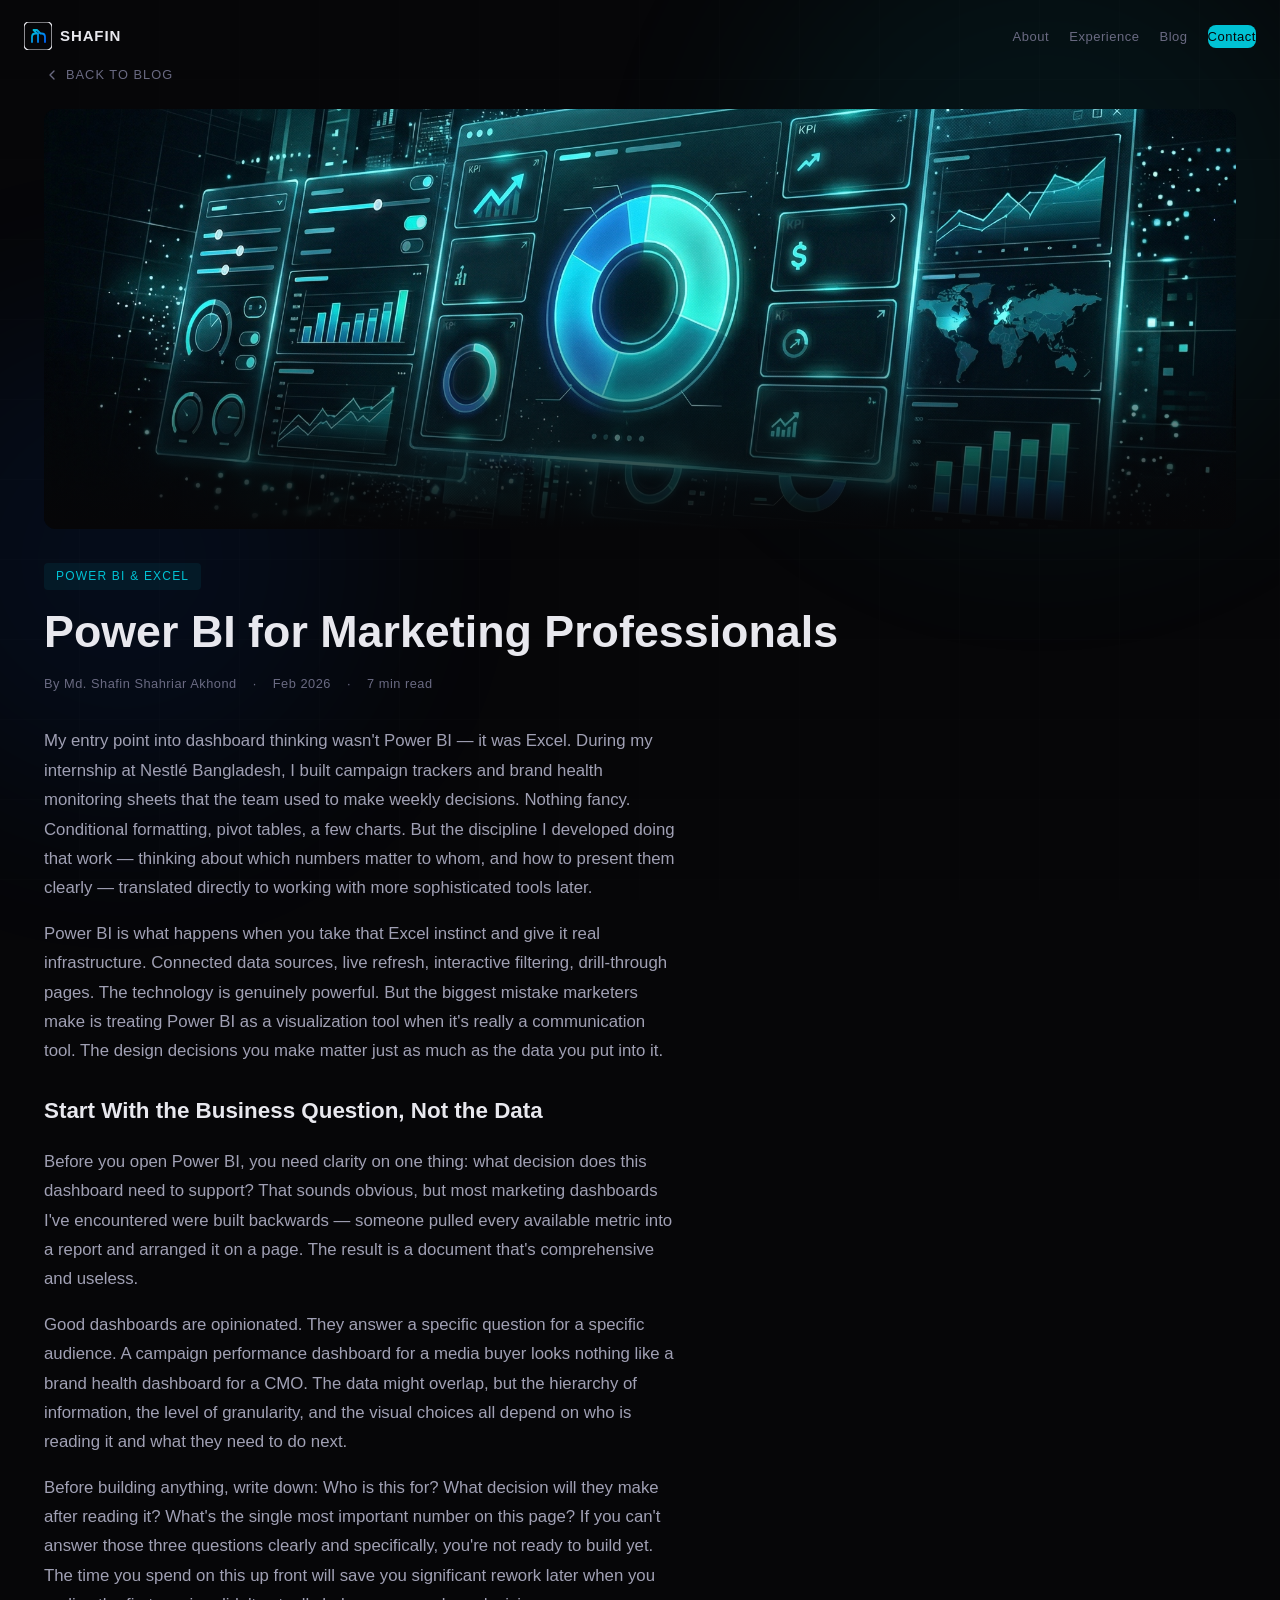
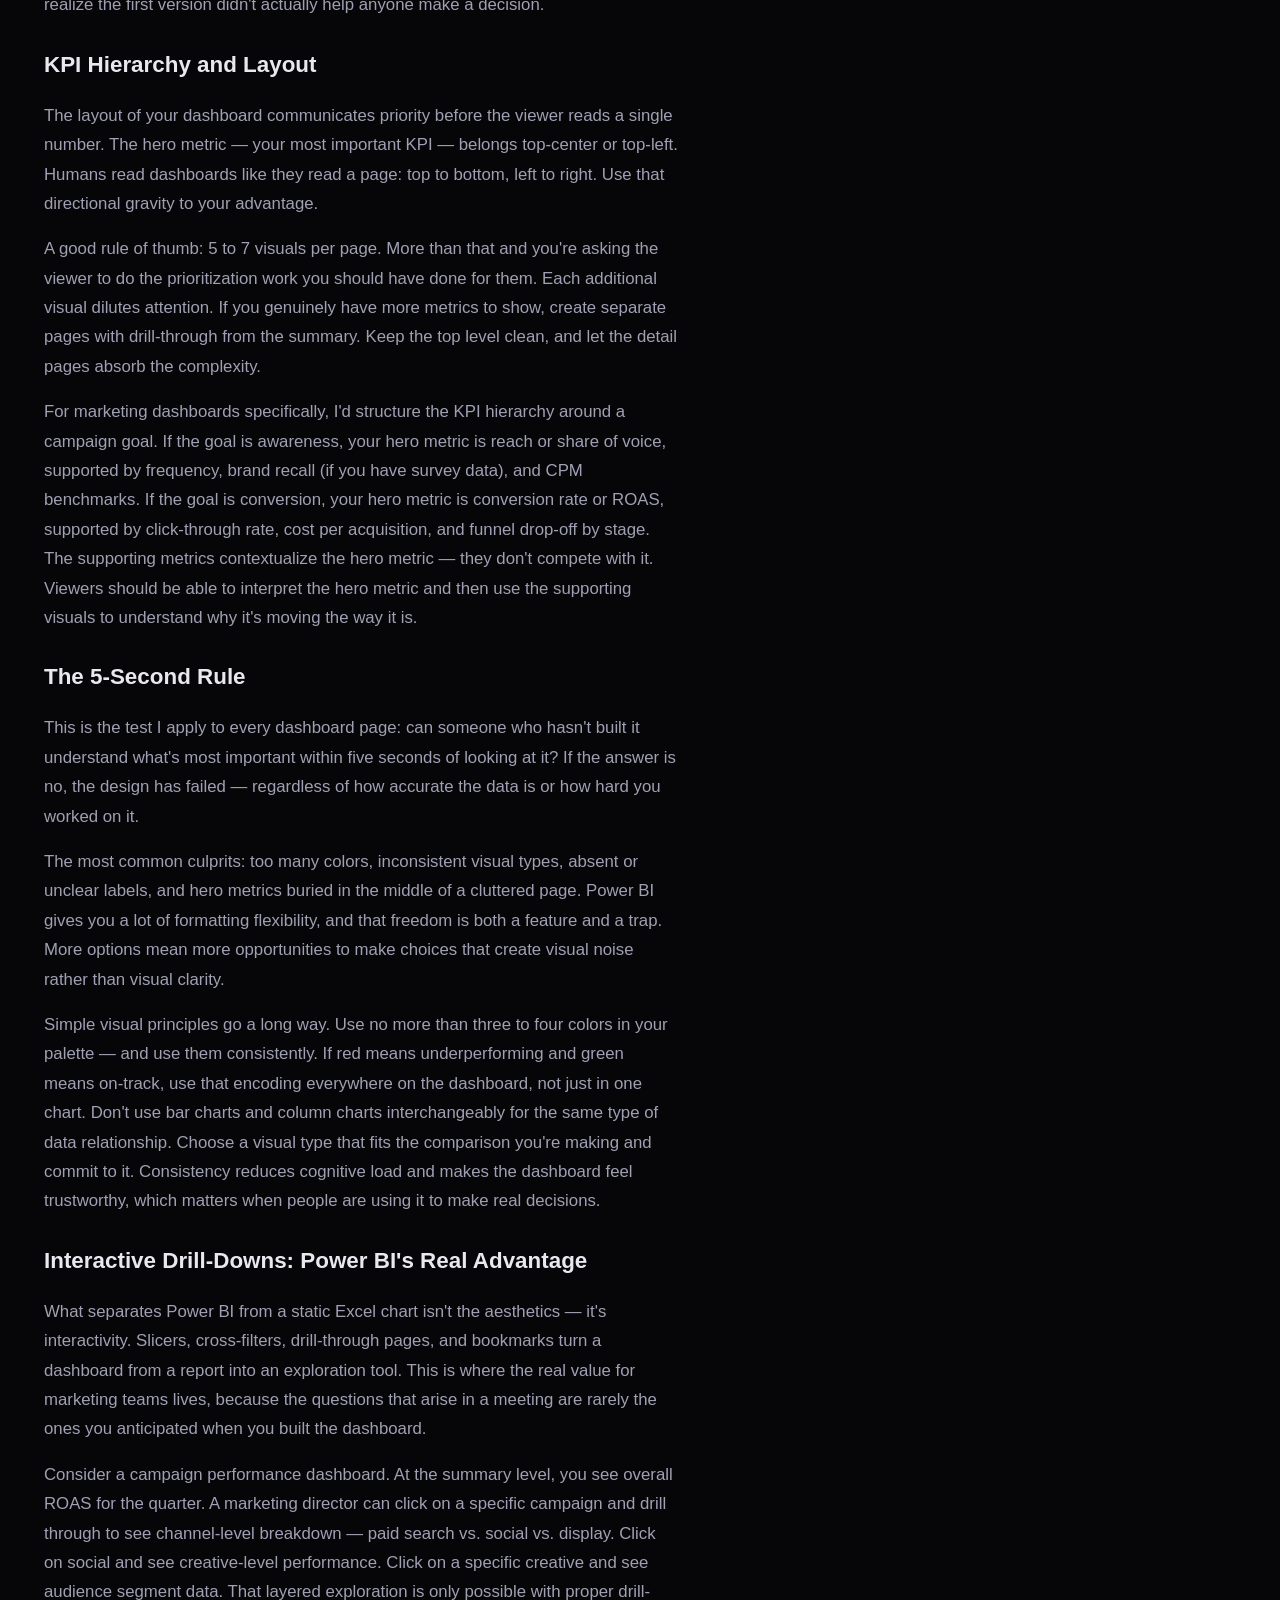
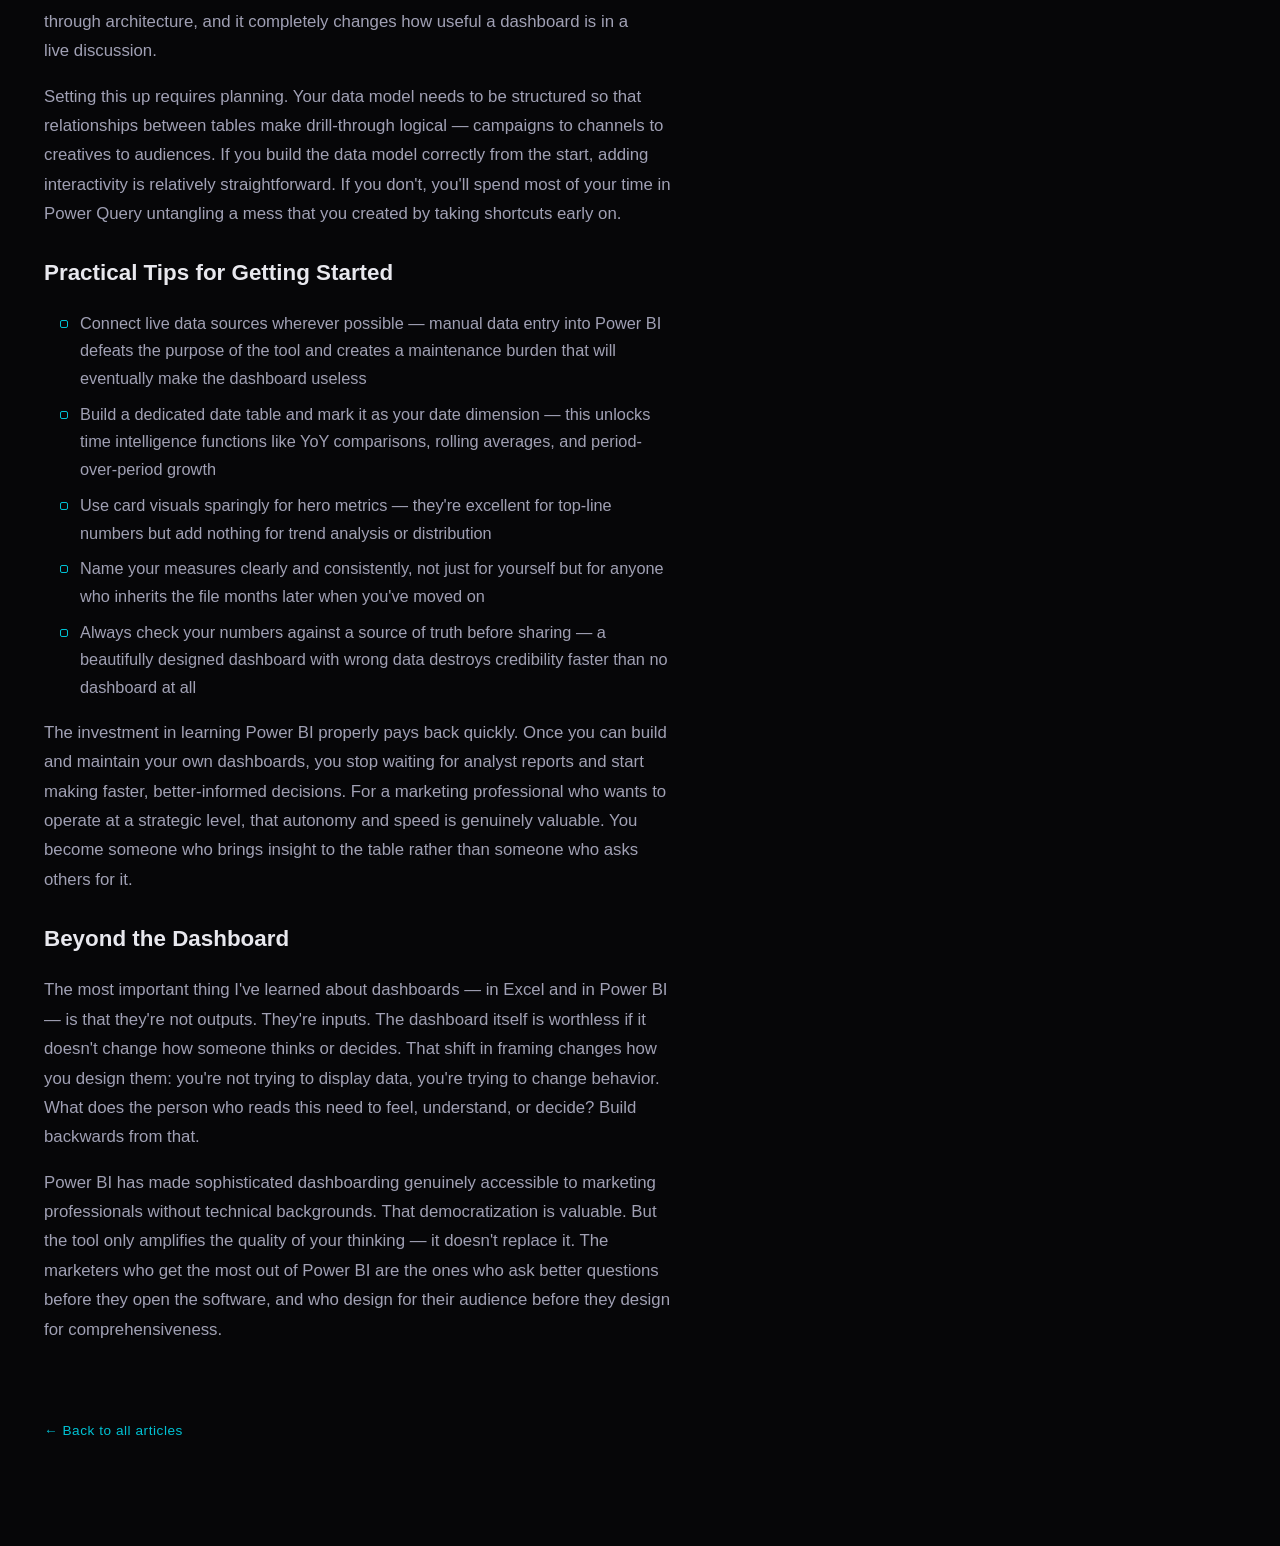
<file: articles/powerbi-marketing.html>
<!DOCTYPE html>
<html lang="en">
<head>
  <meta charset="UTF-8">
  <meta name="viewport" content="width=device-width, initial-scale=1.0">
  <title>Power BI for Marketing Professionals — Shafin Shahriar Akhond</title>
  <meta name="description" content="You don't need to be a data analyst to build a marketing dashboard that actually drives decisions. Power BI has lowered the barrier significantly — but most marketers still build dashboards that look impressive and communicate nothing.">
  <link href="https://api.fontshare.com/v2/css?f[]=cabinet-grotesk@400,500,700,800&f[]=satoshi@300,400,500,600,700&display=swap" rel="stylesheet">
  <link rel="preconnect" href="https://fonts.googleapis.com"><link rel="preconnect" href="https://fonts.gstatic.com" crossorigin>
  <link href="https://fonts.googleapis.com/css2?family=JetBrains+Mono:wght@400;500;600;700&display=swap" rel="stylesheet">
  <link rel="stylesheet" href="../base.css">
  <link rel="stylesheet" href="../style.css">
  <style>
    .article-page { min-height: 100vh; padding-top: var(--s16); }
    .article-hero { position: relative; width: 100%; max-height: 420px; overflow: hidden; border-radius: 12px; margin-bottom: var(--s8); }
    .article-hero img { width: 100%; height: 420px; object-fit: cover; display: block; }
    .article-hero::after { content: ''; position: absolute; bottom: 0; left: 0; right: 0; height: 50%; background: linear-gradient(to top, var(--bg), transparent); }
    .article-back { display: inline-flex; align-items: center; gap: 6px; color: var(--tx3); font-family: var(--mono); font-size: .8rem; text-transform: uppercase; letter-spacing: .08em; text-decoration: none; margin-bottom: var(--s6); transition: color .2s; }
    .article-back:hover { color: var(--ac); }
    .article-back svg { width: 16px; height: 16px; }
    .article-cat { display: inline-block; font-family: var(--mono); font-size: .75rem; text-transform: uppercase; letter-spacing: .1em; color: var(--ac); background: rgba(0,194,212,.08); padding: 4px 12px; border-radius: 4px; margin-bottom: var(--s4); }
    .article-title { font-family: var(--display); font-size: clamp(1.8rem, 4vw, 2.8rem); font-weight: 800; line-height: 1.15; color: var(--tx1); margin-bottom: var(--s4); }
    .article-meta { display: flex; gap: var(--s4); font-family: var(--mono); font-size: .8rem; color: var(--tx3); letter-spacing: .04em; margin-bottom: var(--s8); flex-wrap: wrap; }
    .article-meta span { display: flex; align-items: center; gap: 4px; }
    .article-body { max-width: 720px; }
    .article-body p { font-family: var(--body); font-size: 1.05rem; line-height: 1.75; color: var(--tx2); margin-bottom: var(--s4); }
    .article-body h2 { font-family: var(--display); font-size: 1.4rem; font-weight: 700; color: var(--tx1); margin-top: var(--s8); margin-bottom: var(--s4); padding-bottom: var(--s2); border-bottom: 1px solid var(--bd); }
    .article-body h3 { font-family: var(--display); font-size: 1.15rem; font-weight: 600; color: var(--tx1); margin-top: var(--s6); margin-bottom: var(--s3); }
    .article-body blockquote { border-left: 3px solid var(--ac); margin: var(--s6) 0; padding: var(--s4) var(--s6); background: rgba(0,194,212,.04); border-radius: 0 8px 8px 0; }
    .article-body blockquote p { color: var(--tx1); font-style: italic; font-size: 1.08rem; margin-bottom: 0; }
    .article-body ul { margin: var(--s3) 0 var(--s4) var(--s4); list-style: none; }
    .article-body ul li { position: relative; padding-left: 20px; font-family: var(--body); font-size: 1.02rem; line-height: 1.7; color: var(--tx2); margin-bottom: var(--s2); }
    .article-body ul li::before { content: ''; position: absolute; left: 0; top: 10px; width: 8px; height: 8px; border: 1.5px solid var(--ac); border-radius: 2px; }
    .article-footer { margin-top: var(--s12); padding-top: var(--s6); border-top: 1px solid var(--bd); }
    .article-footer a { color: var(--ac); text-decoration: none; font-family: var(--mono); font-size: .85rem; letter-spacing: .04em; }
    .article-footer a:hover { text-decoration: underline; }
    @media (max-width: 768px) {
      .article-page { padding-top: var(--s12); }
      .article-hero { max-height: 240px; }
      .article-hero img { height: 240px; }
      .article-body p { font-size: 1rem; }
    }
  </style>
</head>
<body>
<div class="ambient" aria-hidden="true">
  <div class="ambient__orb ambient__orb--1"></div>
  <div class="ambient__orb ambient__orb--2"></div>
  <div class="ambient__grid"></div>
</div>

<nav class="nav" role="navigation" aria-label="Main navigation">
  <div class="nav__inner">
    <a href="../index.html#hero" class="nav__logo" aria-label="Home">
      <svg width="28" height="28" viewBox="0 0 28 28" fill="none"><rect width="28" height="28" rx="5" stroke="currentColor" stroke-width="1.2"/><path d="M8 20v-5c0-2 1.5-3.5 3.5-3.5H13l-3.5-3.5H13l3.5 3.5h1c2 0 3.5 1.5 3.5 3.5v5" stroke="url(#lg)" stroke-width="1.8" stroke-linecap="round" stroke-linejoin="round"/><path d="M14 11.5V20" stroke="url(#lg)" stroke-width="1.8" stroke-linecap="round"/><defs><linearGradient id="lg" x1="8" y1="8" x2="21" y2="20" gradientUnits="userSpaceOnUse"><stop stop-color="#00c2d4"/><stop offset="1" stop-color="#0066ff"/></linearGradient></defs></svg>
      <span>Shafin</span>
    </a>
    <ul class="nav__links" role="list">
      <li><a href="../index.html#about">About</a></li>
      <li><a href="../index.html#experience">Experience</a></li>
      <li><a href="../index.html#blog">Blog</a></li>
      <li><a href="../index.html#contact" class="nav__cta">Contact</a></li>
    </ul>
    <button class="nav__toggle" aria-label="Toggle menu" aria-expanded="false"><span></span><span></span><span></span></button>
  </div>
</nav>

<div class="page">
<section class="sec article-page">
  <div class="container">
    <a href="../index.html#blog" class="article-back"><svg xmlns="http://www.w3.org/2000/svg" width="16" height="16" viewBox="0 0 24 24" fill="none" stroke="currentColor" stroke-width="2" stroke-linecap="round" stroke-linejoin="round"><path d="m15 18-6-6 6-6"/></svg> Back to Blog</a>

    <div class="article-hero">
      <img src="../assets/blog-powerbi-marketing.jpg" alt="Power BI for Marketing Professionals" loading="eager">
    </div>

    <div class="article-cat">Power BI & Excel</div>
    <h1 class="article-title">Power BI for Marketing Professionals</h1>
    <div class="article-meta">
      <span>By Md. Shafin Shahriar Akhond</span>
      <span>&middot;</span>
      <span>Feb 2026</span>
      <span>&middot;</span>
      <span>7 min read</span>
    </div>

    <div class="article-body">
      <p>My entry point into dashboard thinking wasn't Power BI — it was Excel. During my internship at Nestlé Bangladesh, I built campaign trackers and brand health monitoring sheets that the team used to make weekly decisions. Nothing fancy. Conditional formatting, pivot tables, a few charts. But the discipline I developed doing that work — thinking about which numbers matter to whom, and how to present them clearly — translated directly to working with more sophisticated tools later.</p>
      <p>Power BI is what happens when you take that Excel instinct and give it real infrastructure. Connected data sources, live refresh, interactive filtering, drill-through pages. The technology is genuinely powerful. But the biggest mistake marketers make is treating Power BI as a visualization tool when it's really a communication tool. The design decisions you make matter just as much as the data you put into it.</p>
      <h2>Start With the Business Question, Not the Data</h2>
      <p>Before you open Power BI, you need clarity on one thing: what decision does this dashboard need to support? That sounds obvious, but most marketing dashboards I've encountered were built backwards — someone pulled every available metric into a report and arranged it on a page. The result is a document that's comprehensive and useless.</p>
      <p>Good dashboards are opinionated. They answer a specific question for a specific audience. A campaign performance dashboard for a media buyer looks nothing like a brand health dashboard for a CMO. The data might overlap, but the hierarchy of information, the level of granularity, and the visual choices all depend on who is reading it and what they need to do next.</p>
      <p>Before building anything, write down: Who is this for? What decision will they make after reading it? What's the single most important number on this page? If you can't answer those three questions clearly and specifically, you're not ready to build yet. The time you spend on this up front will save you significant rework later when you realize the first version didn't actually help anyone make a decision.</p>
      <h2>KPI Hierarchy and Layout</h2>
      <p>The layout of your dashboard communicates priority before the viewer reads a single number. The hero metric — your most important KPI — belongs top-center or top-left. Humans read dashboards like they read a page: top to bottom, left to right. Use that directional gravity to your advantage.</p>
      <p>A good rule of thumb: 5 to 7 visuals per page. More than that and you're asking the viewer to do the prioritization work you should have done for them. Each additional visual dilutes attention. If you genuinely have more metrics to show, create separate pages with drill-through from the summary. Keep the top level clean, and let the detail pages absorb the complexity.</p>
      <p>For marketing dashboards specifically, I'd structure the KPI hierarchy around a campaign goal. If the goal is awareness, your hero metric is reach or share of voice, supported by frequency, brand recall (if you have survey data), and CPM benchmarks. If the goal is conversion, your hero metric is conversion rate or ROAS, supported by click-through rate, cost per acquisition, and funnel drop-off by stage. The supporting metrics contextualize the hero metric — they don't compete with it. Viewers should be able to interpret the hero metric and then use the supporting visuals to understand why it's moving the way it is.</p>
      <h2>The 5-Second Rule</h2>
      <p>This is the test I apply to every dashboard page: can someone who hasn't built it understand what's most important within five seconds of looking at it? If the answer is no, the design has failed — regardless of how accurate the data is or how hard you worked on it.</p>
      <p>The most common culprits: too many colors, inconsistent visual types, absent or unclear labels, and hero metrics buried in the middle of a cluttered page. Power BI gives you a lot of formatting flexibility, and that freedom is both a feature and a trap. More options mean more opportunities to make choices that create visual noise rather than visual clarity.</p>
      <p>Simple visual principles go a long way. Use no more than three to four colors in your palette — and use them consistently. If red means underperforming and green means on-track, use that encoding everywhere on the dashboard, not just in one chart. Don't use bar charts and column charts interchangeably for the same type of data relationship. Choose a visual type that fits the comparison you're making and commit to it. Consistency reduces cognitive load and makes the dashboard feel trustworthy, which matters when people are using it to make real decisions.</p>
      <h2>Interactive Drill-Downs: Power BI's Real Advantage</h2>
      <p>What separates Power BI from a static Excel chart isn't the aesthetics — it's interactivity. Slicers, cross-filters, drill-through pages, and bookmarks turn a dashboard from a report into an exploration tool. This is where the real value for marketing teams lives, because the questions that arise in a meeting are rarely the ones you anticipated when you built the dashboard.</p>
      <p>Consider a campaign performance dashboard. At the summary level, you see overall ROAS for the quarter. A marketing director can click on a specific campaign and drill through to see channel-level breakdown — paid search vs. social vs. display. Click on social and see creative-level performance. Click on a specific creative and see audience segment data. That layered exploration is only possible with proper drill-through architecture, and it completely changes how useful a dashboard is in a live discussion.</p>
      <p>Setting this up requires planning. Your data model needs to be structured so that relationships between tables make drill-through logical — campaigns to channels to creatives to audiences. If you build the data model correctly from the start, adding interactivity is relatively straightforward. If you don't, you'll spend most of your time in Power Query untangling a mess that you created by taking shortcuts early on.</p>
      <h2>Practical Tips for Getting Started</h2>
      <ul><li>Connect live data sources wherever possible — manual data entry into Power BI defeats the purpose of the tool and creates a maintenance burden that will eventually make the dashboard useless</li><li>Build a dedicated date table and mark it as your date dimension — this unlocks time intelligence functions like YoY comparisons, rolling averages, and period-over-period growth</li><li>Use card visuals sparingly for hero metrics — they're excellent for top-line numbers but add nothing for trend analysis or distribution</li><li>Name your measures clearly and consistently, not just for yourself but for anyone who inherits the file months later when you've moved on</li><li>Always check your numbers against a source of truth before sharing — a beautifully designed dashboard with wrong data destroys credibility faster than no dashboard at all</li></ul>
      <p>The investment in learning Power BI properly pays back quickly. Once you can build and maintain your own dashboards, you stop waiting for analyst reports and start making faster, better-informed decisions. For a marketing professional who wants to operate at a strategic level, that autonomy and speed is genuinely valuable. You become someone who brings insight to the table rather than someone who asks others for it.</p>
      <h2>Beyond the Dashboard</h2>
      <p>The most important thing I've learned about dashboards — in Excel and in Power BI — is that they're not outputs. They're inputs. The dashboard itself is worthless if it doesn't change how someone thinks or decides. That shift in framing changes how you design them: you're not trying to display data, you're trying to change behavior. What does the person who reads this need to feel, understand, or decide? Build backwards from that.</p>
      <p>Power BI has made sophisticated dashboarding genuinely accessible to marketing professionals without technical backgrounds. That democratization is valuable. But the tool only amplifies the quality of your thinking — it doesn't replace it. The marketers who get the most out of Power BI are the ones who ask better questions before they open the software, and who design for their audience before they design for comprehensiveness.</p>
    </div>

    <div class="article-footer">
      <a href="../index.html#blog">&larr; Back to all articles</a>
    </div>
  </div>
</section>
</div>

<script>
  // Minimal nav toggle for article pages
  const navToggle = document.querySelector('.nav__toggle');
  const navLinks = document.querySelector('.nav__links');
  if (navToggle && navLinks) {
    navToggle.addEventListener('click', () => {
      const isOpen = navLinks.classList.toggle('open');
      navToggle.classList.toggle('active');
      navToggle.setAttribute('aria-expanded', isOpen);
      document.body.style.overflow = isOpen ? 'hidden' : '';
    });
    navLinks.querySelectorAll('a').forEach(link => {
      link.addEventListener('click', () => {
        navLinks.classList.remove('open');
        navToggle.classList.remove('active');
        document.body.style.overflow = '';
      });
    });
  }
  // Scroll nav
  const nav = document.querySelector('.nav');
  window.addEventListener('scroll', () => {
    nav.classList.toggle('nav--scrolled', scrollY > 60);
  }, { passive: true });
</script>
<script data-pplx-inline-edit>
(function(){
  if(window===window.top)return;
  function inlineAll(orig,clone){
    if(orig.nodeType!==1)return;
    try{
      var cs=getComputedStyle(orig);
      var t='';
      for(var i=0;i<cs.length;i++){t+=cs[i]+':'+cs.getPropertyValue(cs[i])+';';}
      clone.style.cssText=t;
    }catch(e){}
    var oc=orig.children,cc=clone.children;
    for(var j=0;j<oc.length&&j<cc.length;j++){inlineAll(oc[j],cc[j]);}
  }
  function stripExternal(clone){
    var imgs=clone.querySelectorAll('img');
    for(var i=0;i<imgs.length;i++){
      var s=imgs[i].getAttribute('src');
      if(s&&!s.startsWith('data:'))imgs[i].removeAttribute('src');
    }
    var all=clone.querySelectorAll('*');
    for(var i=0;i<all.length;i++){
      var st=all[i].style.cssText;
      if(st&&st.indexOf('url(')>=0){
        all[i].style.cssText=st.replace(/url\(["']?(?!data:)[^)"']*["']?\)/gi,'none');
      }
    }
  }
  window.addEventListener('message',function(e){
    if(!e.data||e.data.type!=='INLINE_EDIT_CAPTURE_REQUEST')return;
    var scrollX=window.scrollX||window.pageXOffset||0;
    var scrollY=window.scrollY||window.pageYOffset||0;
    var w=window.innerWidth,h=window.innerHeight;
    try{
      var clone=document.documentElement.cloneNode(true);
      var rm=clone.querySelectorAll('script,link[rel="stylesheet"],style');
      for(var i=0;i<rm.length;i++){rm[i].remove();}
      inlineAll(document.documentElement,clone);
      stripExternal(clone);
      var html=new XMLSerializer().serializeToString(clone);
      var svg='<svg xmlns="http://www.w3.org/2000/svg" width="'+w+'" height="'+h+'">'
        +'<foreignObject width="100%" height="100%">'
        +'<div xmlns="http://www.w3.org/1999/xhtml" style="width:'+w+'px;height:'+h+'px;overflow:hidden">'
        +'<div style="transform:translate(-'+scrollX+'px,-'+scrollY+'px);transform-origin:top left">'
        +html+'</div></div></foreignObject></svg>';
      var svgUrl='data:image/svg+xml;charset=utf-8,'+encodeURIComponent(svg);
      var img=new Image();
      img.onload=function(){
        var c=document.createElement('canvas');c.width=w;c.height=h;
        c.getContext('2d').drawImage(img,0,0);
        window.parent.postMessage({type:'INLINE_EDIT_SCREENSHOT_RESULT',dataUrl:c.toDataURL('image/png'),scrollX:scrollX,scrollY:scrollY},'*');
      };
      img.onerror=function(){
        window.parent.postMessage({type:'INLINE_EDIT_SCREENSHOT_RESULT',dataUrl:null,scrollX:scrollX,scrollY:scrollY},'*');
      };
      img.src=svgUrl;
    }catch(err){
      window.parent.postMessage({type:'INLINE_EDIT_SCREENSHOT_RESULT',dataUrl:null,scrollX:scrollX,scrollY:scrollY},'*');
    }
  });
})();
</script></body>
</html>
</file>
<file: base.css>
/* base.css — mandatory reset */
*,
*::before,
*::after {
  box-sizing: border-box;
  margin: 0;
  padding: 0;
}

html {
  -moz-text-size-adjust: none;
  -webkit-text-size-adjust: none;
  text-size-adjust: none;
  -webkit-font-smoothing: antialiased;
  -moz-osx-font-smoothing: grayscale;
  text-rendering: optimizeLegibility;
  scroll-behavior: smooth;
  hanging-punctuation: first last;
  scroll-padding-top: 80px;
}

body {
  min-height: 100dvh;
  line-height: 1.6;
  font-family: var(--font-body, sans-serif);
  font-size: var(--text-base);
  color: var(--color-text);
  background-color: var(--color-bg);
}

img, picture, video, canvas, svg {
  display: block;
  max-width: 100%;
  height: auto;
}
ul[role='list'], ol[role='list'] {
  list-style: none;
}
input, button, textarea, select {
  font: inherit;
  color: inherit;
}

h1, h2, h3, h4, h5, h6 {
  text-wrap: balance;
  line-height: 1.15;
}
p, li, figcaption {
  text-wrap: pretty;
  max-width: 72ch;
}

::selection {
  background: rgba(0, 191, 209, 0.25);
  color: var(--color-text);
}

:focus-visible {
  outline: 2px solid var(--color-accent);
  outline-offset: 3px;
  border-radius: 4px;
}

@media (prefers-reduced-motion: reduce) {
  *, *::before, *::after {
    animation-duration: 0.01ms !important;
    animation-iteration-count: 1 !important;
    transition-duration: 0.01ms !important;
    scroll-behavior: auto !important;
  }
}

button {
  cursor: pointer;
  background: none;
  border: none;
}
table {
  border-collapse: collapse;
  width: 100%;
}

a, button, [role='button'], [role='link'], input, textarea, select {
  transition:
    color 180ms cubic-bezier(0.16, 1, 0.3, 1),
    background 180ms cubic-bezier(0.16, 1, 0.3, 1),
    border-color 180ms cubic-bezier(0.16, 1, 0.3, 1),
    box-shadow 180ms cubic-bezier(0.16, 1, 0.3, 1);
}

.sr-only {
  position: absolute;
  width: 1px;
  height: 1px;
  padding: 0;
  margin: -1px;
  overflow: hidden;
  clip: rect(0, 0, 0, 0);
  white-space: nowrap;
  border-width: 0;
}
</file>
<file: style.css>
/* =====================================================
   SHAFIN SHAHRIAR AKHOND — v2 Premium Portfolio
   Unique dark aesthetic: layered depth, asymmetric grids,
   horizontal scroll moments, editorial sophistication
   ===================================================== */

:root {
  --text-xs: clamp(0.7rem, 0.65rem + 0.25vw, 0.8125rem);
  --text-sm: clamp(0.8125rem, 0.75rem + 0.3vw, 0.9375rem);
  --text-base: clamp(0.9375rem, 0.9rem + 0.2vw, 1.0625rem);
  --text-lg: clamp(1.125rem, 1rem + 0.6vw, 1.375rem);
  --text-xl: clamp(1.5rem, 1.2rem + 1.2vw, 2.125rem);
  --text-2xl: clamp(2rem, 1.2rem + 2.5vw, 3.25rem);
  --text-3xl: clamp(2.5rem, 1rem + 4vw, 4.5rem);
  --text-hero: clamp(3rem, 0.5rem + 7vw, 7rem);

  --s1: 0.25rem; --s2: 0.5rem; --s3: 0.75rem; --s4: 1rem;
  --s5: 1.25rem; --s6: 1.5rem; --s8: 2rem; --s10: 2.5rem;
  --s12: 3rem; --s16: 4rem; --s20: 5rem; --s24: 6rem; --s32: 8rem;

  --bg: #060608;
  --bg2: #0c0c10;
  --bg3: #111116;
  --bg4: #17171e;
  --bg5: #1e1e28;
  --bdr: rgba(255,255,255,0.06);
  --bdr2: rgba(255,255,255,0.1);
  --bdr3: rgba(255,255,255,0.16);
  --tx: #e8e8ee;
  --tx2: #a0a0b4;
  --tx3: #6a6a82;
  --tx4: #444460;
  --ac: #00c2d4;
  --ac2: #0099cc;
  --ac3: rgba(0,194,212,0.12);
  --ac4: rgba(0,194,212,0.06);
  --acg: linear-gradient(135deg,#00c2d4,#0066ff);

  --r1: 4px; --r2: 8px; --r3: 12px; --r4: 16px; --r5: 24px;
  --ease: cubic-bezier(0.16,1,0.3,1);
  --ease2: cubic-bezier(0.4,0,0.2,1);
  --t1: 180ms cubic-bezier(0.16,1,0.3,1);
  --t2: 350ms cubic-bezier(0.16,1,0.3,1);
  --t3: 500ms cubic-bezier(0.16,1,0.3,1);

  --fw: 1240px;
  --fn: 700px;

  --fd: 'Cabinet Grotesk','Inter',sans-serif;
  --fb: 'Satoshi','Inter',sans-serif;
  --fm: 'JetBrains Mono',monospace;
}

/* ===== BASE ===== */
*,*::before,*::after{box-sizing:border-box;margin:0;padding:0}
html{-webkit-font-smoothing:antialiased;-moz-osx-font-smoothing:grayscale;text-rendering:optimizeLegibility;scroll-behavior:smooth;scroll-padding-top:80px}
body{min-height:100dvh;line-height:1.6;font-family:var(--fb);font-size:var(--text-base);color:var(--tx);background:var(--bg);overflow-x:hidden}
img,picture,video,canvas,svg{display:block;max-width:100%;height:auto}
ul[role='list'],ol[role='list']{list-style:none}
input,button,textarea,select{font:inherit;color:inherit}
h1,h2,h3,h4,h5,h6{text-wrap:balance;line-height:1.12;font-family:var(--fd)}
p,li,figcaption{text-wrap:pretty;max-width:68ch}
a{color:inherit;text-decoration:none}
button{cursor:pointer;background:none;border:none}
::selection{background:rgba(0,194,212,0.25);color:var(--tx)}
:focus-visible{outline:2px solid var(--ac);outline-offset:3px;border-radius:var(--r1)}
@media(prefers-reduced-motion:reduce){*,*::before,*::after{animation-duration:0.01ms!important;transition-duration:0.01ms!important;scroll-behavior:auto!important}}
.sr-only{position:absolute;width:1px;height:1px;padding:0;margin:-1px;overflow:hidden;clip:rect(0,0,0,0);white-space:nowrap;border-width:0}

/* ===== GLOBAL ELEMENTS ===== */
.page{position:relative;z-index:1}
.container{max-width:var(--fw);margin:0 auto;padding:0 var(--s6)}
.container--narrow{max-width:var(--fn)}

/* Ambient BG */
.ambient{position:fixed;inset:0;pointer-events:none;z-index:0}
.ambient__orb{position:absolute;border-radius:50%;filter:blur(100px);opacity:0.07}
.ambient__orb--1{width:600px;height:600px;top:-10%;right:-5%;background:#00c2d4}
.ambient__orb--2{width:500px;height:500px;bottom:10%;left:-10%;background:#0066ff}
.ambient__orb--3{width:400px;height:400px;top:50%;left:40%;background:#6600cc;opacity:0.04}
.ambient__grid{position:absolute;inset:0;background-image:url("data:image/svg+xml,%3Csvg width='80' height='80' xmlns='http://www.w3.org/2000/svg'%3E%3Cpath d='M80 0v80M0 80h80' stroke='rgba(255,255,255,0.018)' fill='none'/%3E%3C/svg%3E");opacity:0.7}

/* Scroll Progress */
.scroll-prog{position:fixed;top:0;left:0;height:2px;background:var(--acg);z-index:300;width:0;transition:none}

/* ===== BUTTONS ===== */
.btn{display:inline-flex;align-items:center;gap:var(--s2);font-family:var(--fb);font-size:var(--text-xs);font-weight:600;padding:var(--s3) var(--s5);border-radius:var(--r2);transition:all var(--t1);letter-spacing:0.03em;white-space:nowrap;border:none;cursor:pointer;text-decoration:none}
.btn svg{width:15px;height:15px;flex-shrink:0}
.btn--primary{background:var(--ac);color:var(--bg)}
.btn--primary:hover{background:#00d8ec;transform:translateY(-2px);box-shadow:0 8px 24px rgba(0,194,212,0.25)}
.btn--secondary{background:transparent;color:var(--tx);border:1px solid var(--bdr2)}
.btn--secondary:hover{border-color:var(--ac);color:var(--ac);transform:translateY(-2px)}
.btn--ghost{background:var(--ac3);color:var(--ac);border:1px solid transparent}
.btn--ghost:hover{border-color:var(--ac);transform:translateY(-2px)}
.btn--sm{font-size:var(--text-xs);padding:var(--s2) var(--s4)}

/* ===== SECTION COMMON ===== */
.sec{padding:clamp(var(--s16),8vw,var(--s32)) 0;position:relative}
.sec__label{font-family:var(--fm);font-size:var(--text-xs);font-weight:500;color:var(--ac);text-transform:uppercase;letter-spacing:0.14em;margin-bottom:var(--s3);display:flex;align-items:center;gap:var(--s3)}
.sec__label::before{content:'//';color:var(--tx4);font-weight:700}
.sec__title{font-size:var(--text-2xl);font-weight:800;color:var(--tx);margin-bottom:var(--s4);line-height:1.08}
.sec__desc{font-size:var(--text-base);color:var(--tx2);max-width:540px;line-height:1.7}
.sec__head{margin-bottom:clamp(var(--s8),4vw,var(--s16))}

/* Divider */
.divider{height:1px;background:linear-gradient(90deg,transparent,var(--bdr2),transparent);margin:0 auto;max-width:var(--fw)}

/* Fade in */
.fi{opacity:1}
@supports(animation-timeline:scroll()){
.fi{opacity:0;animation:fadeReveal linear both;animation-timeline:view();animation-range:entry 0% entry 85%}
}
@keyframes fadeReveal{to{opacity:1}}

/* ===== NAVIGATION ===== */
.nav{position:fixed;top:0;left:0;right:0;z-index:200;padding:var(--s3) var(--s6);transition:transform 0.3s var(--ease),background 0.3s}
.nav--scrolled{background:rgba(6,6,8,0.88);backdrop-filter:blur(20px);border-bottom:1px solid var(--bdr)}
.nav--hidden{transform:translateY(-100%)}
.nav__inner{max-width:var(--fw);margin:0 auto;display:flex;align-items:center;justify-content:space-between;height:48px}
.nav__logo{display:flex;align-items:center;gap:var(--s2);font-family:var(--fd);font-weight:800;font-size:var(--text-sm);letter-spacing:0.06em;text-transform:uppercase;color:var(--tx)}
.nav__logo svg{flex-shrink:0}
.nav__links{display:flex;align-items:center;gap:var(--s5);list-style:none}
.nav__links a{font-size:var(--text-xs);font-weight:500;color:var(--tx3);letter-spacing:0.04em;padding:var(--s1) 0;position:relative;transition:color var(--t1)}
.nav__links a:hover,.nav__links a.active{color:var(--tx)}
.nav__links a::after{content:'';position:absolute;bottom:-2px;left:0;width:0;height:1.5px;background:var(--ac);transition:width 0.3s var(--ease)}
.nav__links a:hover::after,.nav__links a.active::after{width:100%}
.nav__cta{font-size:var(--text-xs);font-weight:600;color:var(--bg)!important;background:var(--ac);padding:var(--s2) var(--s4);border-radius:var(--r2);transition:all var(--t1);letter-spacing:0.03em}
.nav__cta:hover{background:#00d8ec;transform:translateY(-1px)}
.nav__cta::after{display:none!important}
.nav__toggle{display:none;flex-direction:column;gap:5px;padding:var(--s2)}
.nav__toggle span{display:block;width:20px;height:1.5px;background:var(--tx);transition:all 0.3s var(--ease);border-radius:2px}
.nav__toggle.active span:nth-child(1){transform:translateY(6.5px) rotate(45deg)}
.nav__toggle.active span:nth-child(2){opacity:0}
.nav__toggle.active span:nth-child(3){transform:translateY(-6.5px) rotate(-45deg)}

@media(max-width:900px){
.nav__toggle{display:flex}
.nav__links{position:fixed;top:0;right:0;width:280px;height:100dvh;flex-direction:column;justify-content:center;gap:var(--s8);background:rgba(6,6,8,0.97);backdrop-filter:blur(24px);padding:var(--s8);transform:translateX(100%);transition:transform 0.4s var(--ease);border-left:1px solid var(--bdr);z-index:250}
.nav__links.open{transform:translateX(0)}
.nav__links a{font-size:var(--text-sm)}
}

/* ===== HERO ===== */
.hero{min-height:100dvh;display:flex;align-items:center;padding:120px 0 var(--s16);position:relative;overflow:hidden}
.hero__inner{display:grid;grid-template-columns:1.1fr 0.9fr;gap:var(--s12);align-items:center;width:100%}
.hero__eyebrow{font-family:var(--fm);font-size:var(--text-xs);color:var(--ac);letter-spacing:0.18em;text-transform:uppercase;margin-bottom:var(--s5);display:flex;align-items:center;gap:var(--s3)}
.hero__eyebrow::before{content:'';width:28px;height:1.5px;background:var(--ac)}
.hero__name{font-size:var(--text-hero);font-weight:800;line-height:0.95;letter-spacing:-0.02em;margin-bottom:var(--s5)}
.hero__name em{font-style:normal;background:var(--acg);-webkit-background-clip:text;-webkit-text-fill-color:transparent;background-clip:text}
.hero__sub{font-size:var(--text-lg);color:var(--tx2);max-width:460px;line-height:1.65;margin-bottom:var(--s8)}
.hero__actions{display:flex;gap:var(--s4);flex-wrap:wrap;margin-bottom:var(--s10)}
.hero__metrics{display:grid;grid-template-columns:repeat(3,1fr);gap:var(--s6);padding-top:var(--s6);border-top:1px solid var(--bdr)}
.hero__metric-val{font-family:var(--fd);font-size:var(--text-xl);font-weight:800;color:var(--tx)}
.hero__metric-lbl{font-size:var(--text-xs);color:var(--tx3);margin-top:2px}
.hero__img{position:relative;display:flex;justify-content:flex-end}
.hero__img-frame{position:relative;width:360px;max-width:100%;aspect-ratio:3/4;border-radius:var(--r4);overflow:hidden;border:1px solid var(--bdr2)}
.hero__img-frame img{width:100%;height:100%;object-fit:cover;object-position:center 15%}
.hero__img-frame::after{content:'';position:absolute;inset:0;background:linear-gradient(180deg,transparent 50%,rgba(6,6,8,0.6));pointer-events:none}
.hero__img-accent{position:absolute;top:-20px;left:-20px;width:120px;height:120px;border:1.5px solid var(--ac);border-radius:var(--r4);opacity:0.2;pointer-events:none}
.hero__img-accent2{position:absolute;bottom:-15px;right:-15px;width:80px;height:80px;border:1.5px solid var(--ac);border-radius:50%;opacity:0.15;pointer-events:none}
.hero__img-tag{position:absolute;bottom:var(--s4);left:var(--s4);background:rgba(6,6,8,0.85);backdrop-filter:blur(12px);border:1px solid var(--bdr2);border-radius:var(--r2);padding:var(--s2) var(--s4);z-index:2}
.hero__img-tag span{font-family:var(--fm);font-size:var(--text-xs);color:var(--ac);letter-spacing:0.06em}

@media(max-width:900px){
.hero__inner{grid-template-columns:1fr;text-align:center}
.hero__img{order:-1;justify-content:center}
.hero__img-frame{width:260px;margin:0 auto}
.hero__eyebrow{justify-content:center}
.hero__sub{margin-left:auto;margin-right:auto}
.hero__actions{justify-content:center}
.hero__metrics{justify-items:center}
.hero__img-accent,.hero__img-accent2{display:none}
}

/* ===== ABOUT ===== */
.about__layout{display:grid;grid-template-columns:1fr 1fr;gap:var(--s12);align-items:start}
.about__text{font-size:var(--text-base);color:var(--tx2);line-height:1.75}
.about__text p{margin-bottom:var(--s4)}
.about__text strong{color:var(--tx);font-weight:600}
.about__cards{display:grid;grid-template-columns:1fr 1fr;gap:var(--s4)}
.about__card{background:var(--bg3);border:1px solid var(--bdr);border-radius:var(--r3);padding:var(--s5);transition:all var(--t1)}
.about__card:hover{border-color:var(--bdr2);transform:translateY(-2px)}
.about__card-icon{width:36px;height:36px;display:grid;place-items:center;color:var(--ac);margin-bottom:var(--s3)}
.about__card-title{font-family:var(--fd);font-size:var(--text-sm);font-weight:700;color:var(--tx);margin-bottom:var(--s1)}
.about__card-desc{font-size:var(--text-xs);color:var(--tx3);line-height:1.6}

@media(max-width:768px){
.about__layout,.about__cards{grid-template-columns:1fr}
}

/* ===== EXPERIENCE ===== */
.exp__list{display:flex;flex-direction:column;gap:var(--s6)}
.exp__card{background:var(--bg3);border:1px solid var(--bdr);border-radius:var(--r4);padding:var(--s8);display:grid;grid-template-columns:80px 1fr;gap:var(--s6);transition:all var(--t2);position:relative;overflow:hidden}
.exp__card::after{content:'';position:absolute;top:0;left:0;width:0;height:100%;background:linear-gradient(90deg,var(--ac4),transparent);transition:width 0.5s var(--ease);pointer-events:none}
.exp__card:hover{border-color:var(--bdr2)}
.exp__card:hover::after{width:100%}
.exp__logo{width:80px;height:80px;border-radius:var(--r3);background:var(--bg5);border:1px solid var(--bdr);display:grid;place-items:center;overflow:hidden;position:relative;z-index:1}
.exp__logo img{width:60px;height:60px;object-fit:contain}
.exp__body{position:relative;z-index:1}
.exp__head{display:flex;justify-content:space-between;align-items:start;flex-wrap:wrap;gap:var(--s2);margin-bottom:var(--s3)}
.exp__role{font-family:var(--fd);font-size:var(--text-lg);font-weight:700;color:var(--tx)}
.exp__company{font-size:var(--text-sm);color:var(--ac);font-weight:500;margin-top:2px}
.exp__date{font-family:var(--fm);font-size:var(--text-xs);color:var(--tx4);background:var(--bg5);padding:var(--s1) var(--s3);border-radius:var(--r1);white-space:nowrap}
.exp__bullets{list-style:none;display:flex;flex-direction:column;gap:var(--s2)}
.exp__bullets li{font-size:var(--text-sm);color:var(--tx2);line-height:1.65;padding-left:var(--s5);position:relative}
.exp__bullets li::before{content:'';position:absolute;left:0;top:10px;width:6px;height:6px;border-radius:50%;background:var(--ac);opacity:0.5}

@media(max-width:768px){
.exp__card{grid-template-columns:1fr;padding:var(--s5)}
.exp__logo{width:56px;height:56px}
.exp__logo img{width:40px;height:40px}
}

/* ===== LEADERSHIP ===== */
.lead__grid{display:grid;grid-template-columns:1fr 1fr;gap:var(--s6)}
.lead__card{background:var(--bg3);border:1px solid var(--bdr);border-radius:var(--r4);padding:var(--s6);transition:all var(--t1);position:relative}
.lead__card:hover{border-color:var(--bdr2);transform:translateY(-3px)}
.lead__card--hero{grid-column:span 2;display:grid;grid-template-columns:1fr 1fr;gap:var(--s6);overflow:hidden}
.lead__photos{display:grid;grid-template-columns:1fr 1fr;gap:var(--s3)}
.lead__photos img{width:100%;height:200px;object-fit:cover;border-radius:var(--r3);border:1px solid var(--bdr)}
.lead__badge{display:inline-flex;align-items:center;gap:var(--s2);font-family:var(--fm);font-size:var(--text-xs);font-weight:500;color:var(--ac);background:var(--ac3);padding:var(--s1) var(--s3);border-radius:var(--r1);margin-bottom:var(--s3)}
.lead__title{font-family:var(--fd);font-size:var(--text-lg);font-weight:700;color:var(--tx);margin-bottom:2px}
.lead__role{font-size:var(--text-sm);color:var(--ac);font-weight:500;margin-bottom:var(--s3)}
.lead__desc{font-size:var(--text-sm);color:var(--tx2);line-height:1.7}

@media(max-width:768px){
.lead__grid{grid-template-columns:1fr}
.lead__card--hero{grid-column:span 1;grid-template-columns:1fr}
}

/* ===== PROJECTS ===== */
.proj__grid{display:grid;grid-template-columns:1fr 1fr;gap:var(--s6)}
.proj__card{background:var(--bg3);border:1px solid var(--bdr);border-radius:var(--r4);padding:var(--s6);transition:all var(--t1);position:relative;overflow:hidden}
.proj__card:hover{border-color:var(--bdr2);transform:translateY(-3px)}
.proj__icon{width:44px;height:44px;border-radius:var(--r2);background:var(--ac3);display:grid;place-items:center;color:var(--ac);margin-bottom:var(--s4)}
.proj__title{font-family:var(--fd);font-size:var(--text-lg);font-weight:700;color:var(--tx);margin-bottom:2px}
.proj__co{font-size:var(--text-xs);color:var(--ac);font-weight:500;margin-bottom:var(--s3)}
.proj__desc{font-size:var(--text-sm);color:var(--tx2);line-height:1.7;margin-bottom:var(--s4)}
.proj__tags{display:flex;flex-wrap:wrap;gap:var(--s2)}
.proj__tag{font-family:var(--fm);font-size:11px;color:var(--tx4);background:var(--bg5);padding:var(--s1) var(--s3);border-radius:var(--r1);border:1px solid var(--bdr)}

@media(max-width:768px){.proj__grid{grid-template-columns:1fr}}

/* ===== HOW I THINK ===== */
.think__grid{display:grid;grid-template-columns:repeat(2,1fr);gap:var(--s6)}
.think__block{background:var(--bg3);border:1px solid var(--bdr);border-radius:var(--r4);padding:var(--s6);transition:all var(--t2);position:relative;overflow:hidden}
.think__block:hover{border-color:var(--bdr2)}
.think__block::before{content:'';position:absolute;top:0;left:0;right:0;height:2px;background:var(--acg);opacity:0;transition:opacity 0.3s}
.think__block:hover::before{opacity:1}
.think__block-icon{width:48px;height:48px;border-radius:var(--r3);background:var(--ac3);display:grid;place-items:center;color:var(--ac);margin-bottom:var(--s4);font-size:1.25rem}
.think__block-title{font-family:var(--fd);font-size:var(--text-lg);font-weight:700;color:var(--tx);margin-bottom:var(--s3)}
.think__items{list-style:none;display:flex;flex-direction:column;gap:var(--s2)}
.think__items li{font-size:var(--text-sm);color:var(--tx2);line-height:1.6;padding-left:var(--s5);position:relative;transition:color var(--t1)}
.think__items li::before{content:'';position:absolute;left:0;top:9px;width:8px;height:8px;border-radius:2px;border:1.5px solid var(--ac);opacity:0.4;transition:all var(--t1)}
.think__items li:hover{color:var(--tx)}
.think__items li:hover::before{opacity:1;background:var(--ac);border-color:var(--ac)}

@media(max-width:768px){.think__grid{grid-template-columns:1fr}}

/* ===== SKILL PLAYGROUND ===== */
.skill-pg__cats{display:grid;grid-template-columns:repeat(4,1fr);gap:var(--s4);margin-bottom:var(--s8)}
.skill-pg__cat{background:var(--bg3);border:1px solid var(--bdr);border-radius:var(--r3);padding:var(--s5);text-align:center;cursor:pointer;transition:all var(--t1);position:relative}
.skill-pg__cat:hover,.skill-pg__cat.active{border-color:var(--ac);background:var(--ac3)}
.skill-pg__cat-icon{width:48px;height:48px;border-radius:50%;background:var(--ac3);display:grid;place-items:center;color:var(--ac);margin:0 auto var(--s3);font-size:1.25rem;transition:all var(--t1)}
.skill-pg__cat.active .skill-pg__cat-icon,.skill-pg__cat:hover .skill-pg__cat-icon{background:var(--ac);color:var(--bg)}
.skill-pg__cat-name{font-family:var(--fd);font-size:var(--text-sm);font-weight:700;color:var(--tx)}
.skill-pg__panel{display:none;animation:panelIn 0.4s var(--ease)}
.skill-pg__panel.active{display:block}
@keyframes panelIn{from{opacity:0;transform:translateY(12px)}to{opacity:1;transform:translateY(0)}}
.skill-pg__skills{display:grid;grid-template-columns:repeat(2,1fr);gap:var(--s4)}
.skill-pg__item{background:var(--bg3);border:1px solid var(--bdr);border-radius:var(--r3);padding:var(--s5);cursor:pointer;transition:all var(--t1);position:relative;overflow:hidden}
.skill-pg__item:hover{border-color:var(--ac);background:var(--bg4)}
.skill-pg__item-name{font-family:var(--fd);font-size:var(--text-sm);font-weight:700;color:var(--tx);margin-bottom:var(--s1)}
.skill-pg__item-brief{font-size:var(--text-xs);color:var(--tx3);line-height:1.5}
.skill-pg__item-arrow{position:absolute;top:var(--s5);right:var(--s5);color:var(--tx4);transition:all var(--t1)}
.skill-pg__item:hover .skill-pg__item-arrow{color:var(--ac);transform:translateX(4px)}

/* Skill Modal */
.skill-modal{position:fixed;inset:0;z-index:500;display:none;align-items:center;justify-content:center;padding:var(--s6)}
.skill-modal.open{display:flex}
.skill-modal__bg{position:absolute;inset:0;background:rgba(0,0,0,0.7);backdrop-filter:blur(8px)}
.skill-modal__box{position:relative;background:var(--bg3);border:1px solid var(--bdr2);border-radius:var(--r4);max-width:600px;width:100%;max-height:85vh;overflow-y:auto;padding:var(--s8);animation:modalIn 0.35s var(--ease)}
@keyframes modalIn{from{opacity:0;transform:scale(0.96) translateY(16px)}to{opacity:1;transform:scale(1) translateY(0)}}
.skill-modal__close{position:absolute;top:var(--s4);right:var(--s4);width:36px;height:36px;border-radius:50%;background:var(--bg5);border:1px solid var(--bdr);display:grid;place-items:center;color:var(--tx2);transition:all var(--t1);cursor:pointer}
.skill-modal__close:hover{background:var(--ac);color:var(--bg);border-color:var(--ac)}
.skill-modal__title{font-family:var(--fd);font-size:var(--text-xl);font-weight:700;color:var(--tx);margin-bottom:var(--s4)}
.skill-modal__section{margin-bottom:var(--s5)}
.skill-modal__section-title{font-family:var(--fm);font-size:var(--text-xs);font-weight:600;color:var(--ac);text-transform:uppercase;letter-spacing:0.1em;margin-bottom:var(--s2)}
.skill-modal__section p,.skill-modal__section li{font-size:var(--text-sm);color:var(--tx2);line-height:1.7}
.skill-modal__tags{display:flex;flex-wrap:wrap;gap:var(--s2);margin-top:var(--s2)}
.skill-modal__tag{font-family:var(--fm);font-size:11px;color:var(--ac);background:var(--ac3);padding:var(--s1) var(--s3);border-radius:var(--r1)}

@media(max-width:768px){
.skill-pg__cats{grid-template-columns:repeat(2,1fr)}
.skill-pg__skills{grid-template-columns:1fr}
}

/* ===== BLOG ===== */
.blog__controls{display:flex;gap:var(--s4);flex-wrap:wrap;align-items:center;margin-bottom:var(--s8)}
.blog__search{flex:1;min-width:200px;background:var(--bg3);border:1px solid var(--bdr);border-radius:var(--r2);padding:var(--s3) var(--s4);font-size:var(--text-sm);color:var(--tx);outline:none;transition:border-color var(--t1)}
.blog__search:focus{border-color:var(--ac)}
.blog__search::placeholder{color:var(--tx4)}
.blog__filters{display:flex;gap:var(--s2);flex-wrap:wrap}
.blog__filter{font-family:var(--fm);font-size:var(--text-xs);color:var(--tx3);background:var(--bg3);border:1px solid var(--bdr);padding:var(--s2) var(--s4);border-radius:var(--r2);cursor:pointer;transition:all var(--t1);white-space:nowrap}
.blog__filter:hover,.blog__filter.active{color:var(--ac);border-color:var(--ac);background:var(--ac3)}

.blog__featured{background:var(--bg3);border:1px solid var(--bdr);border-radius:var(--r4);padding:var(--s8);display:grid;grid-template-columns:1fr 1fr;gap:var(--s8);margin-bottom:var(--s8);transition:all var(--t2);cursor:pointer}
.blog__featured:hover{border-color:var(--bdr2);transform:translateY(-2px)}
.blog__featured-img{width:100%;height:280px;border-radius:var(--r3);overflow:hidden;background:var(--bg5);display:grid;place-items:center}
.blog__featured-img .placeholder{font-family:var(--fm);font-size:var(--text-xs);color:var(--tx4)}
.blog__featured-badge{display:inline-flex;font-family:var(--fm);font-size:11px;color:var(--ac);background:var(--ac3);padding:var(--s1) var(--s3);border-radius:var(--r1);margin-bottom:var(--s3)}
.blog__featured-title{font-family:var(--fd);font-size:var(--text-xl);font-weight:700;color:var(--tx);margin-bottom:var(--s3);line-height:1.2}
.blog__featured-meta{display:flex;gap:var(--s4);font-family:var(--fm);font-size:var(--text-xs);color:var(--tx4);margin-bottom:var(--s3)}
.blog__featured-excerpt{font-size:var(--text-sm);color:var(--tx2);line-height:1.7;margin-bottom:var(--s5)}

.blog__grid{display:grid;grid-template-columns:repeat(3,1fr);gap:var(--s6)}
.blog__card{background:var(--bg3);border:1px solid var(--bdr);border-radius:var(--r3);overflow:hidden;transition:all var(--t1);cursor:pointer}
.blog__card:hover{border-color:var(--bdr2);transform:translateY(-3px)}
.blog__card-img{width:100%;height:160px;background:var(--bg5);display:grid;place-items:center}
.blog__card-img .placeholder{font-family:var(--fm);font-size:var(--text-xs);color:var(--tx4)}
.blog__card-body{padding:var(--s5)}
.blog__card-cat{font-family:var(--fm);font-size:11px;color:var(--ac);margin-bottom:var(--s2)}
.blog__card-title{font-family:var(--fd);font-size:var(--text-sm);font-weight:700;color:var(--tx);margin-bottom:var(--s2);line-height:1.3}
.blog__card-meta{font-family:var(--fm);font-size:11px;color:var(--tx4);margin-bottom:var(--s3)}
.blog__card-excerpt{font-size:var(--text-xs);color:var(--tx3);line-height:1.6;margin-bottom:var(--s3)}
.blog__card-link{font-size:var(--text-xs);font-weight:600;color:var(--ac);display:inline-flex;align-items:center;gap:var(--s1);transition:all var(--t1)}
.blog__card-link:hover{gap:var(--s2)}

@media(max-width:900px){
.blog__featured{grid-template-columns:1fr}
.blog__grid{grid-template-columns:1fr}
}
@media(min-width:901px) and (max-width:1100px){
.blog__grid{grid-template-columns:repeat(2,1fr)}
}

/* ===== SKILLS ===== */
.skills__layout{display:grid;grid-template-columns:1fr 1fr;gap:var(--s8)}
.skills__group{margin-bottom:var(--s6)}
.skills__group-title{font-family:var(--fd);font-size:var(--text-sm);font-weight:700;color:var(--tx);text-transform:uppercase;letter-spacing:0.06em;margin-bottom:var(--s3);padding-bottom:var(--s2);border-bottom:1px solid var(--bdr)}
.skills__items{display:flex;flex-wrap:wrap;gap:var(--s2)}
.skills__item{font-size:var(--text-xs);font-weight:500;color:var(--tx3);background:var(--bg3);padding:var(--s2) var(--s4);border-radius:var(--r2);border:1px solid var(--bdr);transition:all var(--t1)}
.skills__item:hover{border-color:var(--ac);color:var(--ac)}
.tools__grid{display:grid;grid-template-columns:repeat(auto-fill,minmax(140px,1fr));gap:var(--s3)}
.tool{display:flex;align-items:center;gap:var(--s3);background:var(--bg3);border:1px solid var(--bdr);border-radius:var(--r2);padding:var(--s3) var(--s4);font-size:var(--text-xs);font-weight:500;color:var(--tx3);transition:all var(--t1)}
.tool:hover{border-color:var(--bdr2)}

@media(max-width:768px){.skills__layout{grid-template-columns:1fr}}

/* ===== ACADEMIC ===== */
.acad__cards{display:grid;grid-template-columns:1fr 1fr;gap:var(--s6)}
.acad__card{background:var(--bg3);border:1px solid var(--bdr);border-radius:var(--r4);padding:var(--s6);transition:all var(--t1)}
.acad__card:hover{border-color:var(--bdr2)}
.acad__card--future{border-color:rgba(0,194,212,0.15);background:linear-gradient(135deg,var(--bg3),var(--ac4))}
.acad__inst{font-family:var(--fd);font-size:var(--text-lg);font-weight:700;color:var(--tx);margin-bottom:2px}
.acad__deg{font-size:var(--text-sm);color:var(--ac);font-weight:500;margin-bottom:var(--s2)}
.acad__detail{font-size:var(--text-xs);color:var(--tx2);line-height:1.7}
.acad__gpa{display:inline-flex;font-family:var(--fm);font-size:var(--text-xs);font-weight:600;color:var(--tx);background:var(--bg5);padding:var(--s1) var(--s3);border-radius:var(--r1);margin-top:var(--s3)}
.acad__future-badge{display:inline-flex;align-items:center;gap:var(--s2);font-family:var(--fm);font-size:var(--text-xs);font-weight:500;color:var(--ac);background:var(--ac3);padding:var(--s1) var(--s3);border-radius:var(--r1);margin-bottom:var(--s3)}
.certs__grid{display:grid;grid-template-columns:repeat(3,1fr);gap:var(--s4);margin-top:var(--s8)}
.cert{background:var(--bg3);border:1px solid var(--bdr);border-radius:var(--r3);padding:var(--s4);transition:all var(--t1);display:flex;flex-direction:column}
.cert:hover{border-color:var(--bdr2)}
.cert__name{font-family:var(--fd);font-size:var(--text-sm);font-weight:600;color:var(--tx);margin-bottom:2px}
.cert__issuer{font-size:var(--text-xs);color:var(--tx3)}
.cert__verify{margin-top:auto;padding-top:var(--s3);font-size:var(--text-xs);color:var(--ac);text-decoration:none;display:inline-flex;align-items:center;gap:4px;font-weight:500;transition:color var(--t1)}
.cert__verify:hover{color:var(--ac2);text-decoration:underline}
.cert__verify i{width:12px;height:12px}

@media(max-width:768px){.acad__cards,.certs__grid{grid-template-columns:1fr}}

/* ===== FUTURE ===== */
.future{background:linear-gradient(180deg,var(--bg),var(--ac4),var(--bg))}
.future__content{max-width:680px}
.future__content p{font-size:var(--text-base);color:var(--tx2);line-height:1.75;margin-bottom:var(--s4)}
.future__content strong{color:var(--tx);font-weight:600}
.future__box{background:var(--bg3);border:1px solid rgba(0,194,212,0.12);border-radius:var(--r4);padding:var(--s6);margin-top:var(--s6);display:flex;align-items:start;gap:var(--s5)}
.future__box-icon{width:48px;height:48px;flex-shrink:0;border-radius:var(--r3);background:var(--ac3);display:grid;place-items:center;color:var(--ac)}
.future__box h4{font-family:var(--fd);font-size:var(--text-sm);font-weight:700;color:var(--tx);margin-bottom:var(--s2)}
.future__box p{font-size:var(--text-sm);margin-bottom:0}

@media(max-width:768px){.future__box{flex-direction:column}}

/* ===== CONTACT ===== */
.contact{background:var(--bg2);border-top:1px solid var(--bdr)}
.contact__grid{display:grid;grid-template-columns:1fr 1fr;gap:var(--s12);align-items:start}
.contact__info h3{font-family:var(--fd);font-size:var(--text-lg);font-weight:700;color:var(--tx);margin-bottom:var(--s4)}
.contact__info p{font-size:var(--text-sm);color:var(--tx2);line-height:1.7;margin-bottom:var(--s6)}
.contact__links{display:flex;flex-direction:column;gap:var(--s4)}
.contact__link{display:flex;align-items:center;gap:var(--s3);font-size:var(--text-sm);color:var(--tx2);transition:color var(--t1)}
.contact__link:hover{color:var(--ac)}
.contact__link svg{width:18px;height:18px;color:var(--ac);flex-shrink:0}
.contact__form{display:flex;flex-direction:column;gap:var(--s4)}
.form__group{display:flex;flex-direction:column;gap:var(--s2)}
.form__group label{font-family:var(--fm);font-size:var(--text-xs);font-weight:500;color:var(--tx3);text-transform:uppercase;letter-spacing:0.08em}
.form__group input,.form__group textarea{background:var(--bg4);border:1px solid var(--bdr);border-radius:var(--r2);padding:var(--s3) var(--s4);font-size:var(--text-sm);color:var(--tx);outline:none;transition:border-color var(--t1)}
.form__group input:focus,.form__group textarea:focus{border-color:var(--ac)}
.form__group textarea{min-height:120px;resize:vertical}

@media(max-width:768px){.contact__grid{grid-template-columns:1fr}}

/* ===== FOOTER ===== */
.footer{padding:var(--s6) 0;border-top:1px solid var(--bdr)}
.footer__inner{display:flex;justify-content:space-between;align-items:center;flex-wrap:wrap;gap:var(--s4)}
.footer__text{font-size:var(--text-xs);color:var(--tx4)}
.footer__links{display:flex;gap:var(--s4)}
.footer__links a{color:var(--tx4);transition:color var(--t1)}
.footer__links a:hover{color:var(--ac)}

/* Back to top */
.btt{position:fixed;bottom:var(--s6);right:var(--s6);width:42px;height:42px;border-radius:50%;background:var(--bg3);border:1px solid var(--bdr);color:var(--tx3);display:grid;place-items:center;opacity:0;pointer-events:none;transition:all var(--t1);z-index:90;cursor:pointer}
.btt.visible{opacity:1;pointer-events:all}
.btt:hover{border-color:var(--ac);color:var(--ac);transform:translateY(-3px)}

/* Cursor glow */
@media(hover:hover){.cursor-glow{position:fixed;width:280px;height:280px;border-radius:50%;background:radial-gradient(circle,rgba(0,194,212,0.05),transparent 70%);pointer-events:none;z-index:0;transform:translate(-50%,-50%);will-change:left,top}}
@media(hover:none){.cursor-glow{display:none}}
</file>
